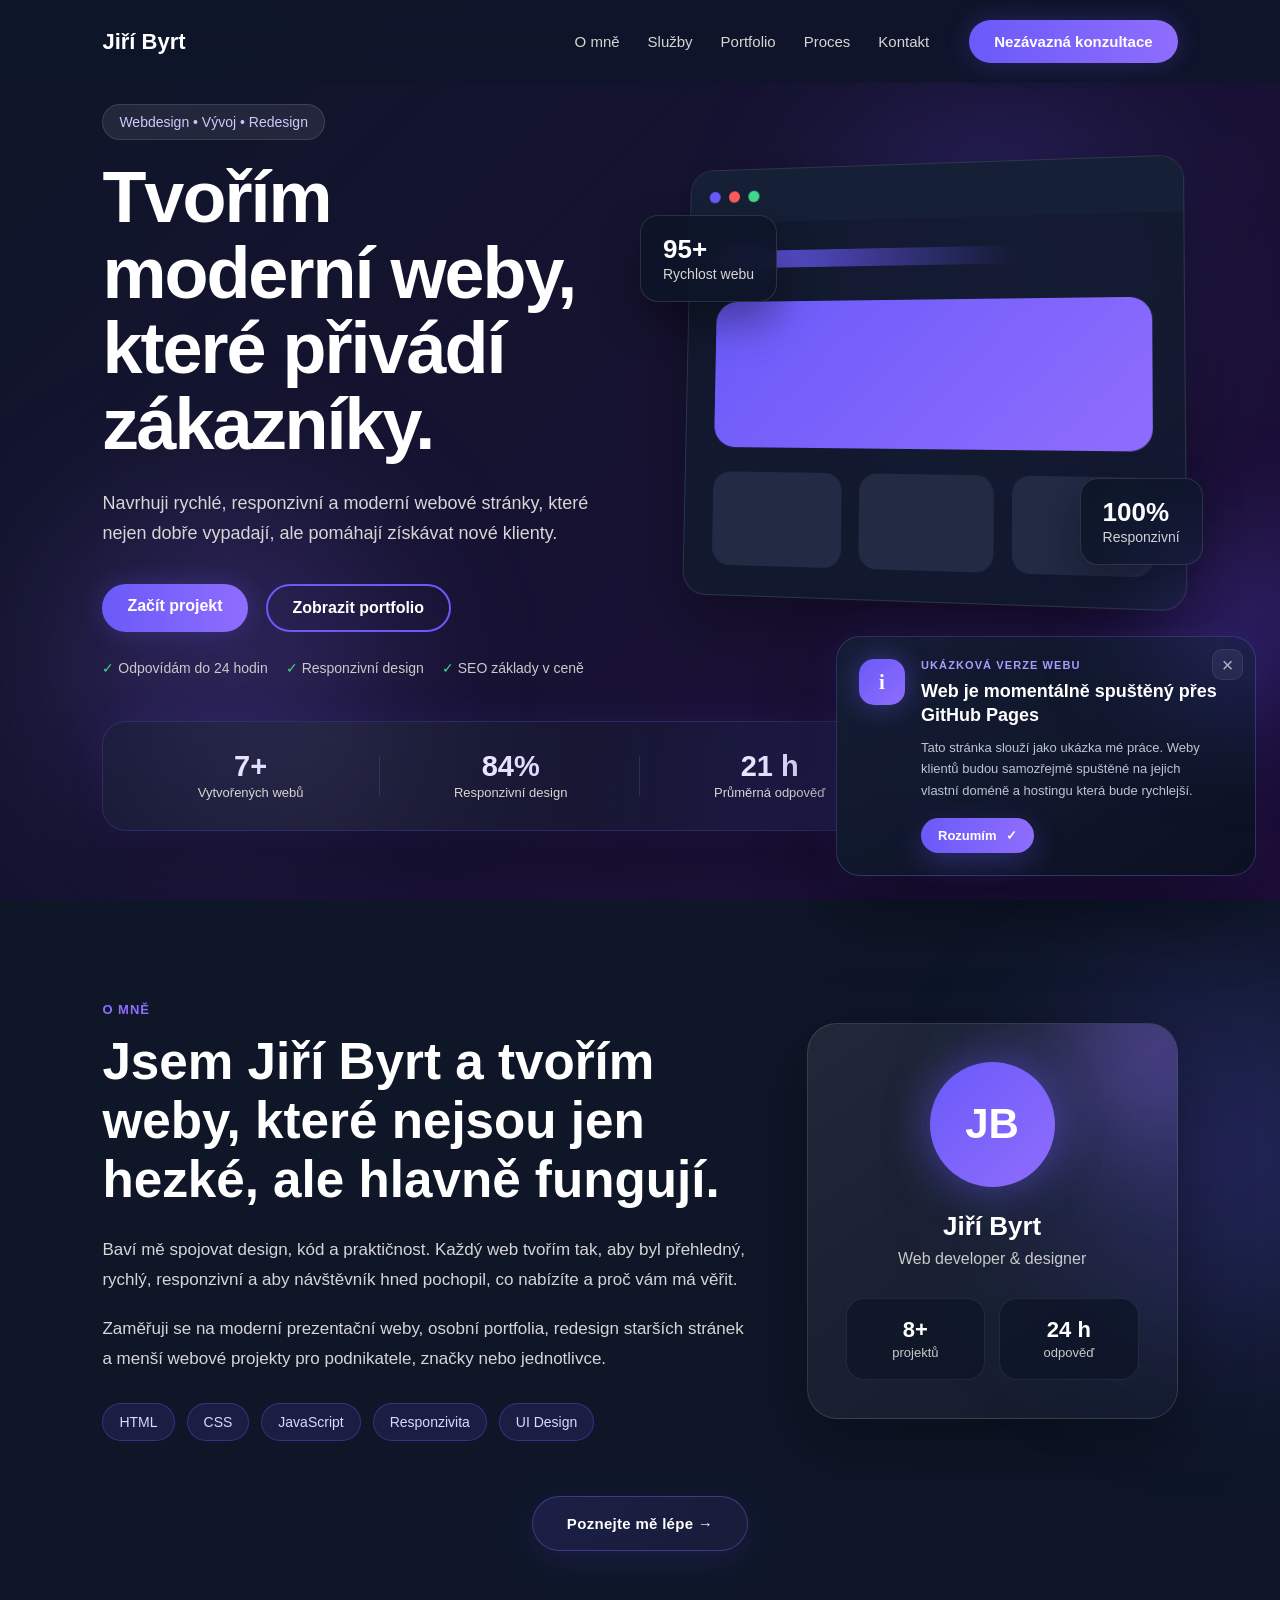
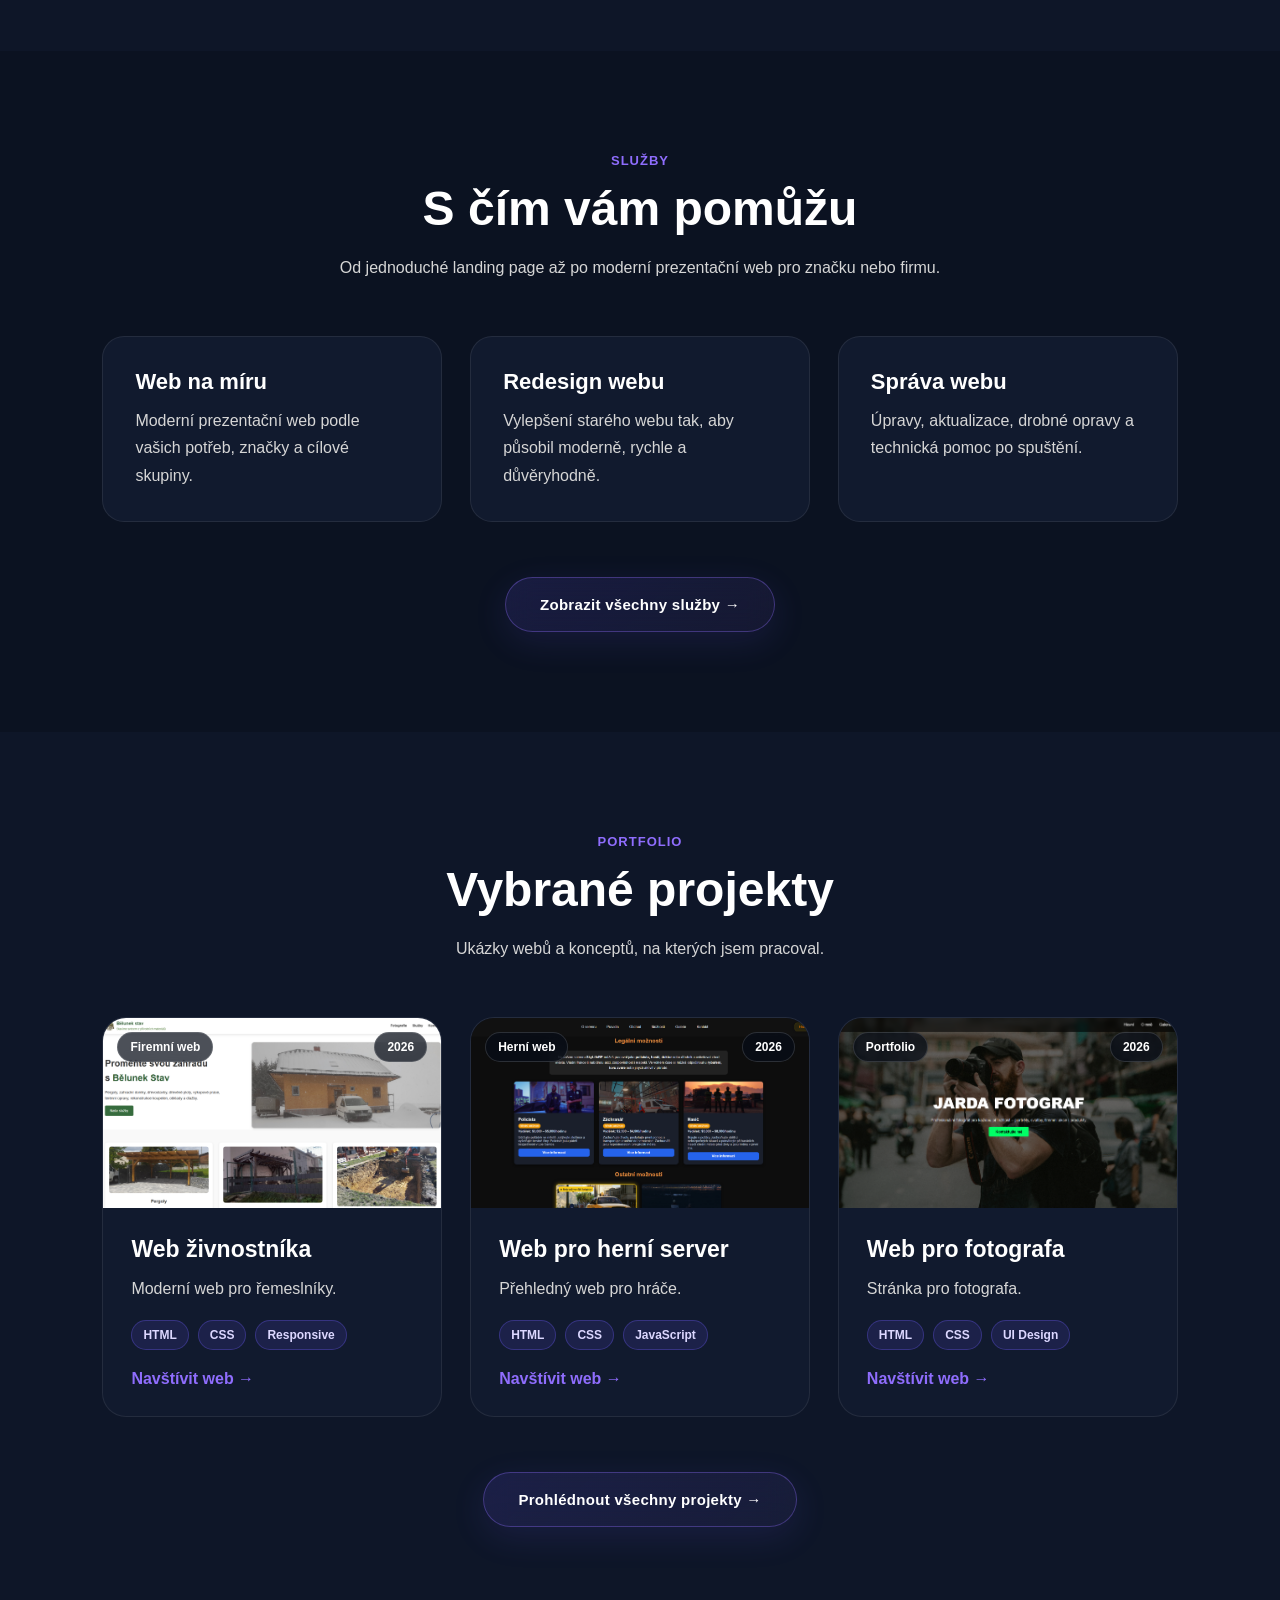
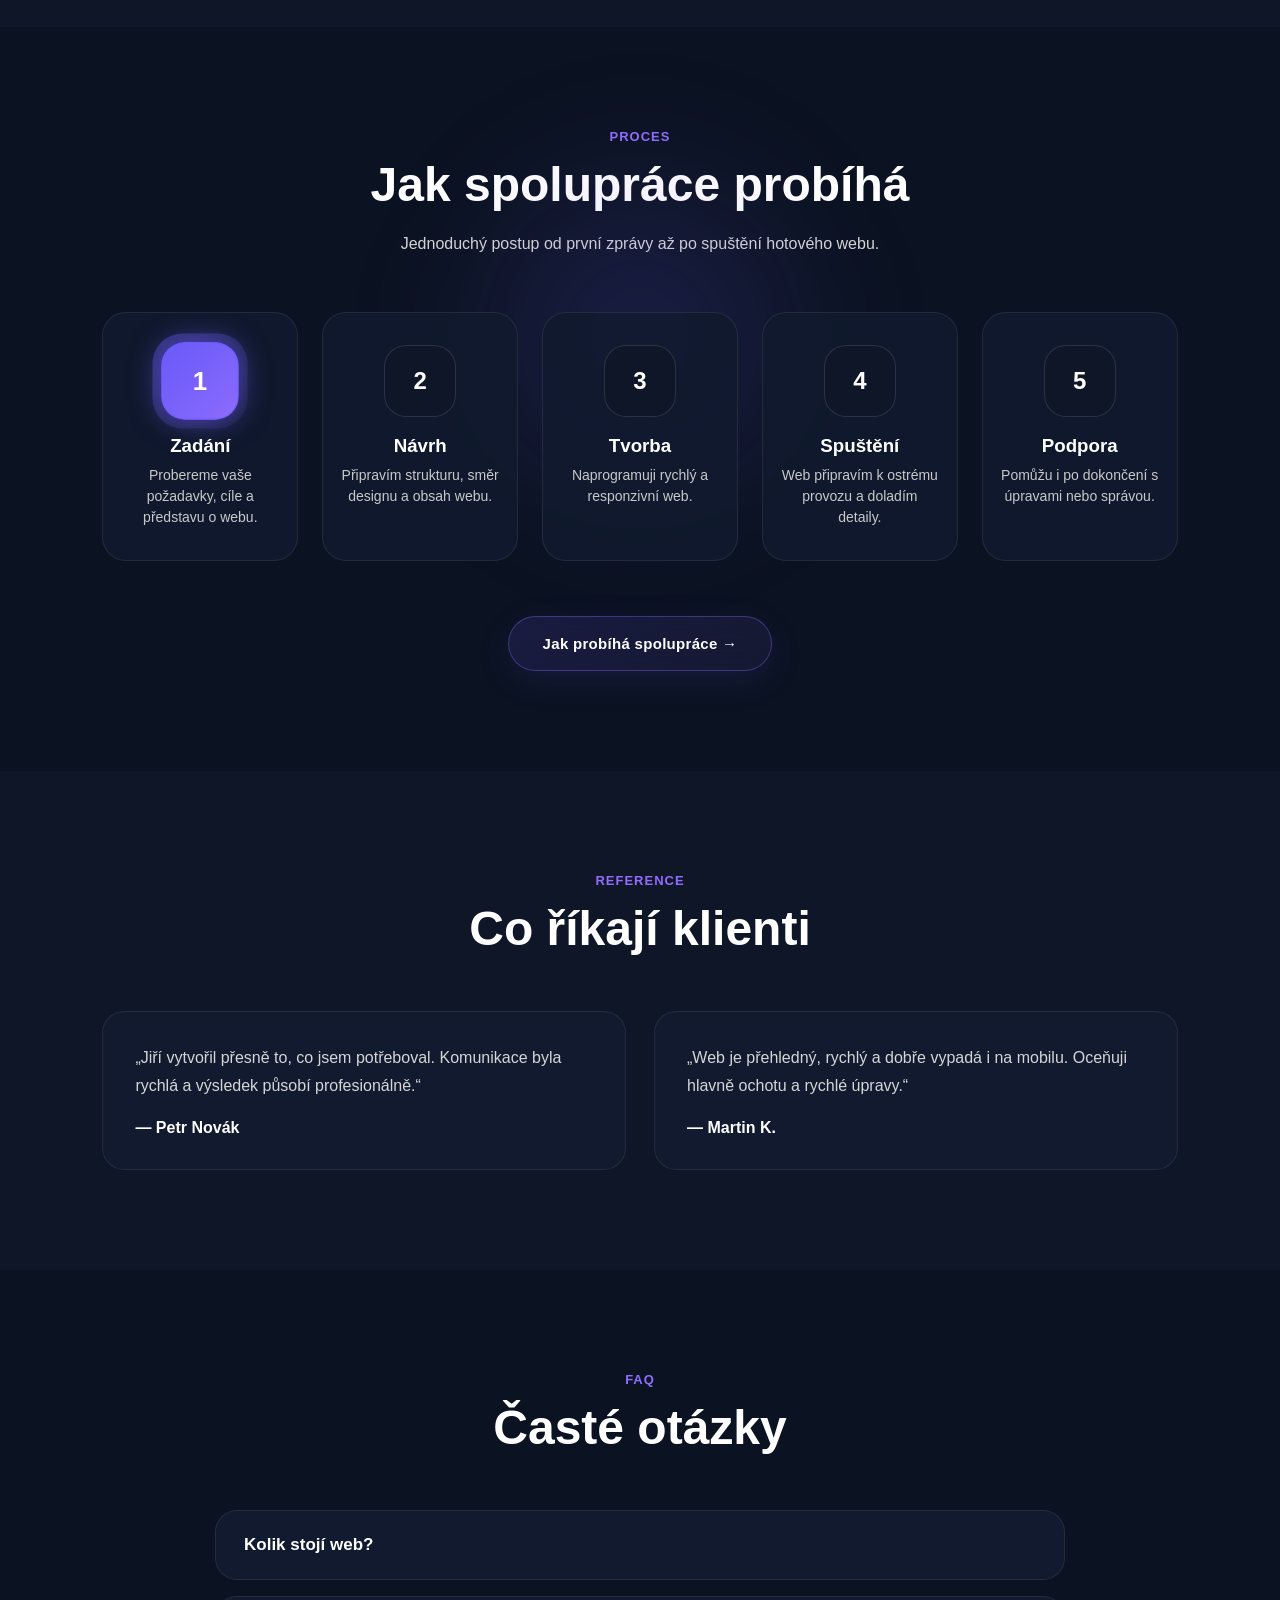
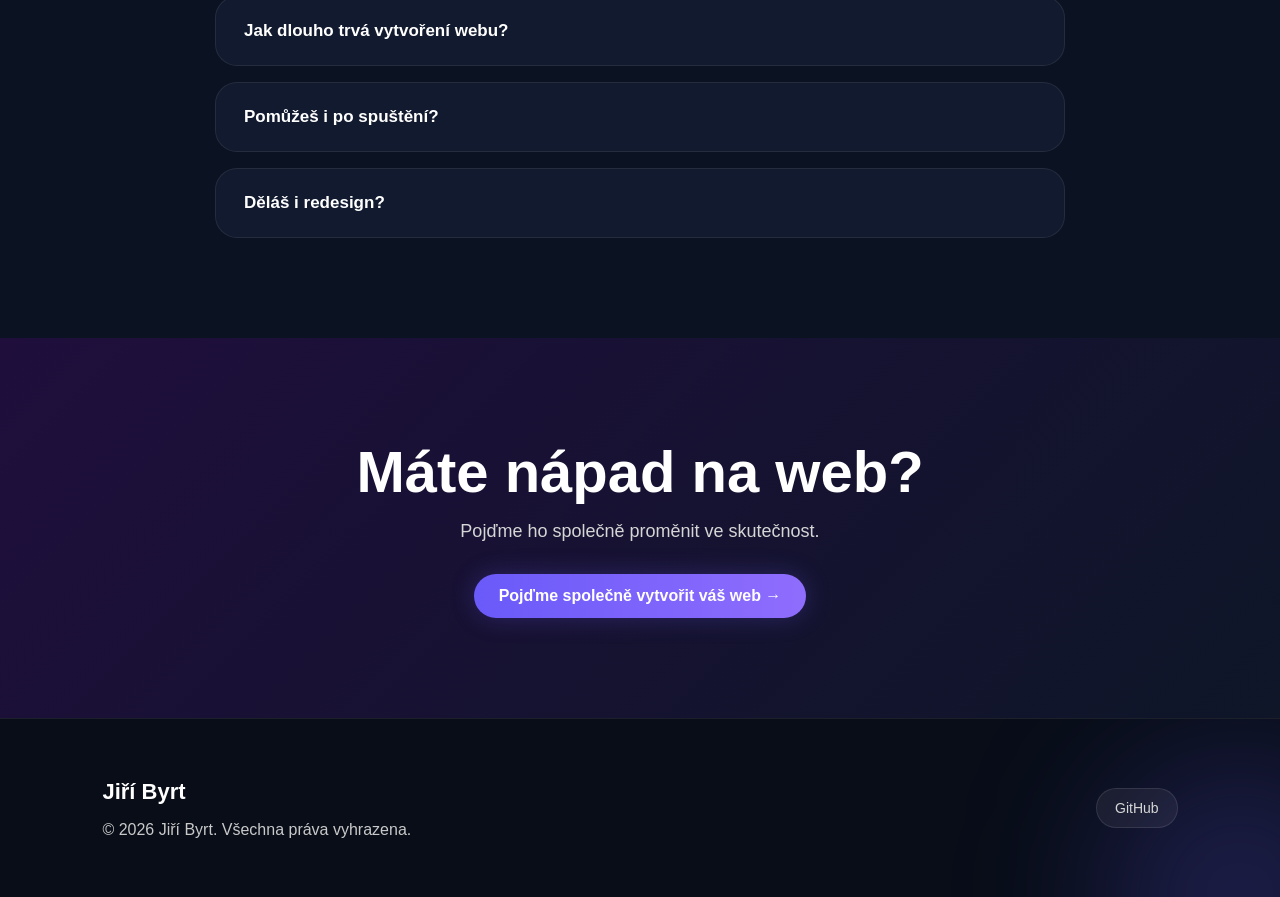
<file: index.html>
<!DOCTYPE html>
<html lang="cs">
<head>
    <meta charset="UTF-8">
    <meta name="viewport" content="width=device-width, initial-scale=1.0">
    <title>Jiří Byrt | Moderní weby na míru</title>
    <link rel="stylesheet" href="css/style.css">
</head>
<body>

<header class="navbar" id="navbar">
    <div class="logo">Jiří Byrt</div>

    <div class="hamburger" id="hamburger">
        <span></span>
        <span></span>
        <span></span>
    </div>

    <nav class="nav-menu" id="nav-menu">
        <ul>
            <li><a href="#about">O mně</a></li>
            <li><a href="#services">Služby</a></li>
            <li><a href="#portfolio">Portfolio</a></li>
            <li><a href="#process">Proces</a></li>
            <li><a href="#contact">Kontakt</a></li>
        </ul>

        <a class="cta-btn" href="#contact">Nezávazná konzultace</a>
    </nav>
</header>

<section class="hero-section">
    <div class="blob blob-one"></div>
    <div class="blob blob-two"></div>

    <div class="hero-content">
        <div class="hero-text reveal">
            <span class="badge">Webdesign • Vývoj • Redesign</span>

            <h1>Tvořím moderní weby, které přivádí zákazníky.</h1>

            <p>
                Navrhuji rychlé, responzivní a moderní webové stránky,
                které nejen dobře vypadají, ale pomáhají získávat nové klienty.
            </p>

            <div class="hero-buttons">
                <a class="btn-primary" href="#contact">Začít projekt</a>
                <a class="btn-secondary" href="portfolio.html">Zobrazit portfolio</a>
            </div>

            <div class="trust-line">
                <span>Odpovídám do 24 hodin</span>
                <span>Responzivní design</span>
                <span>SEO základy v ceně</span>
            </div>
        </div>

        <div class="hero-visual reveal">
            <div class="browser-mockup">
                <div class="browser-top">
                    <span></span>
                    <span></span>
                    <span></span>
                </div>

                <div class="mockup-content">
                    <div class="mockup-nav"></div>
                    <div class="mockup-hero"></div>
                    <div class="mockup-grid">
                        <div></div>
                        <div></div>
                        <div></div>
                    </div>
                </div>
            </div>

            <div class="floating-card card-one">
                <strong>95+</strong>
                <span>Rychlost webu</span>
            </div>

            <div class="floating-card card-two">
                <strong>100%</strong>
                <span>Responzivní</span>
            </div>
        </div>
    </div>
    <section class="stats-section reveal">
        <div class="stats-card">
            <div class="stat">
                <h2><span data-count="8">0</span>+</h2>
                <p>Vytvořených webů</p>
            </div>

            <div class="stat">
                <h2><span data-count="100">0</span>%</h2>
                <p>Responzivní design</p>
            </div>

            <div class="stat">
                <h2><span data-count="24">0</span> h</h2>
                <p>Průměrná odpověď</p>
            </div>

            <div class="stat">
                <h2><span data-count="3">0</span>+</h2>
                <p>Roky zkušeností</p>
            </div>
        </div>
    </section>
</section>

<section class="about-section reveal" id="about">
    <div class="about-container">
        <div class="about-text">
            <span>O mně</span>

            <h2>Jsem Jiří Byrt a tvořím weby, které nejsou jen hezké, ale hlavně fungují.</h2>

            <p>
                Baví mě spojovat design, kód a praktičnost. Každý web tvořím tak,
                aby byl přehledný, rychlý, responzivní a aby návštěvník hned pochopil,
                co nabízíte a proč vám má věřit.
            </p>

            <p>
                Zaměřuji se na moderní prezentační weby, osobní portfolia,
                redesign starších stránek a menší webové projekty pro podnikatele,
                značky nebo jednotlivce.
            </p>

            <div class="about-tags">
                <span>HTML</span>
                <span>CSS</span>
                <span>JavaScript</span>
                <span>Responzivita</span>
                <span>UI Design</span>
            </div>
        </div>

        <div class="about-card">
            <div class="about-avatar">JB</div>
            <h3>Jiří Byrt</h3>
            <p>Web developer & designer</p>

            <div class="about-mini-stats">
                <div>
                    <strong>8+</strong>
                    <span>projektů</span>
                </div>

                <div>
                    <strong>24 h</strong>
                    <span>odpověď</span>
                </div>
            </div>
        </div>
    </div>
    <div class="section-action">
    <a href="about.html" class="section-btn">
        Poznejte mě lépe
        →
    </a>
</div>
</section>

<section class="services-section reveal" id="services">
    <div class="section-heading">
        <span>Služby</span>
        <h2>S čím vám pomůžu</h2>
        <p>Od jednoduché landing page až po moderní prezentační web pro značku nebo firmu.</p>
    </div>

    <div class="service-grid">
        <div class="service-card">
            <h3>Web na míru</h3>
            <p>Moderní prezentační web podle vašich potřeb, značky a cílové skupiny.</p>
        </div>

        <div class="service-card">
            <h3>Redesign webu</h3>
            <p>Vylepšení starého webu tak, aby působil moderně, rychle a důvěryhodně.</p>
        </div>

        <div class="service-card">
            <h3>Správa webu</h3>
            <p>Úpravy, aktualizace, drobné opravy a technická pomoc po spuštění.</p>
        </div>
    </div>
    <div class="section-action">
    <a href="services.html" class="section-btn">
        Zobrazit všechny služby
        →
    </a>
</div>
</section>

<section class="portfolio-section reveal" id="portfolio">
    <div class="section-heading">
        <span>Portfolio</span>
        <h2>Vybrané projekty</h2>
        <p>Ukázky webů a konceptů, na kterých jsem pracoval.</p>
    </div>

<div class="portfolio-grid">

    <div class="portfolio-card">
        <div class="portfolio-img">
            <img src="img/belunek.png" alt="Web Beluněk Stav">

            <div class="portfolio-overlay">
                <a
                    href="https://jiribyrt.github.io/belunek-stav/"
                    target="_blank"
                    rel="noopener noreferrer"
                >   
                    Prohlédnout web
                </a>            
            </div>

            <span class="project-category">Firemní web</span>
            <span class="project-year">2026</span>
        </div>

        <div class="portfolio-info">
            <h3>Web živnostníka</h3>
            <p>Moderní web pro řemeslníky.</p>

            <div class="project-tags">
                <span>HTML</span>
                <span>CSS</span>
                <span>Responsive</span>
            </div>

                <a
                    href="https://jiribyrt.github.io/belunek-stav/"
                    target="_blank"
                    rel="noopener noreferrer"
                >   
                    Navštívit web →
                </a>   
        </div>
    </div>

    <div class="portfolio-card">
        <div class="portfolio-img">
            <img src="img/skylife.png" alt="Web pro herní server">

            <div class="portfolio-overlay">
                <a
                    href="https://jiribyrt.github.io/skylife/"
                    target="_blank"
                    rel="noopener noreferrer"
                >   
                    Prohlédnout web
                </a>              
            </div>

            <span class="project-category">Herní web</span>
            <span class="project-year">2026</span>
        </div>

        <div class="portfolio-info">
            <h3>Web pro herní server</h3>
            <p>Přehledný web pro hráče.</p>

            <div class="project-tags">
                <span>HTML</span>
                <span>CSS</span>
                <span>JavaScript</span>
            </div>

                <a
                    href="https://jiribyrt.github.io/skylife/"
                    target="_blank"
                    rel="noopener noreferrer"
                >   
                    Navštívit web →
                </a> 
        </div>
    </div>

    <div class="portfolio-card">
        <div class="portfolio-img">
            <img src="img/jarda.png" alt="Web pro fotografa">

            <div class="portfolio-overlay">
                <a href="#">Prohlédnout web</a>
            </div>

            <span class="project-category">Portfolio</span>
            <span class="project-year">2026</span>
        </div>

        <div class="portfolio-info">
            <h3>Web pro fotografa</h3>
            <p>Stránka pro fotografa.</p>

            <div class="project-tags">
                <span>HTML</span>
                <span>CSS</span>
                <span>UI Design</span>
            </div>

            <a href="#">Navštívit web →</a>
        </div>
    </div>

</div>
<div class="section-action">
    <a href="portfolio.html" class="section-btn">
        Prohlédnout všechny projekty
        →
    </a>
</div>
</section>

<section class="process-section reveal" id="process">
    <div class="section-heading">
        <span>Proces</span>
        <h2>Jak spolupráce probíhá</h2>
        <p>Jednoduchý postup od první zprávy až po spuštění hotového webu.</p>
    </div>

    <div class="steps">
        <div class="step" data-step="1">
            <div class="circle"><span>1</span></div>
            <h3>Zadání</h3>
            <p>Probereme vaše požadavky, cíle a představu o webu.</p>
        </div>

        <div class="step" data-step="2">
            <div class="circle"><span>2</span></div>
            <h3>Návrh</h3>
            <p>Připravím strukturu, směr designu a obsah webu.</p>
        </div>

        <div class="step" data-step="3">
            <div class="circle"><span>3</span></div>
            <h3>Tvorba</h3>
            <p>Naprogramuji rychlý a responzivní web.</p>
        </div>

        <div class="step" data-step="4">
            <div class="circle"><span>4</span></div>
            <h3>Spuštění</h3>
            <p>Web připravím k ostrému provozu a doladím detaily.</p>
        </div>

        <div class="step" data-step="5">
            <div class="circle"><span>5</span></div>
            <h3>Podpora</h3>
            <p>Pomůžu i po dokončení s úpravami nebo správou.</p>
        </div>
    </div>
    <div class="section-action">
    <a href="process.html" class="section-btn">
        Jak probíhá spolupráce
        →
    </a>
</div>
</section>

<section class="testimonials-section reveal">
    <div class="section-heading">
        <span>Reference</span>
        <h2>Co říkají klienti</h2>
    </div>

    <div class="testimonial-grid">
        <div class="testimonial-card">
            <p>„Jiří vytvořil přesně to, co jsem potřeboval. Komunikace byla rychlá a výsledek působí profesionálně.“</p>
            <strong>— Petr Novák</strong>
        </div>

        <div class="testimonial-card">
            <p>„Web je přehledný, rychlý a dobře vypadá i na mobilu. Oceňuji hlavně ochotu a rychlé úpravy.“</p>
            <strong>— Martin K.</strong>
        </div>
    </div>
</section>

<section class="faq-section reveal">
    <div class="section-heading">
        <span>FAQ</span>
        <h2>Časté otázky</h2>
    </div>

    <div class="faq">
        <div class="faq-item">
            <button>Kolik stojí web?</button>
            <p>Cena záleží na rozsahu projektu. Menší web může být levnější, větší web s více sekcemi bude dražší.</p>
        </div>

        <div class="faq-item">
            <button>Jak dlouho trvá vytvoření webu?</button>
            <p>Jednodušší web může být hotový během pár dní. Větší projekt obvykle zabere více času podle požadavků.</p>
        </div>

        <div class="faq-item">
            <button>Pomůžeš i po spuštění?</button>
            <p>Ano. Můžu pomoct s úpravami, opravami, správou webu nebo dalším rozvojem.</p>
        </div>

        <div class="faq-item">
            <button>Děláš i redesign?</button>
            <p>Ano. Starý web můžu upravit tak, aby působil moderněji, rychleji a důvěryhodněji.</p>
        </div>
    </div>
</section>

<section class="final-cta reveal" id="contact">
    <h2>Máte nápad na web?</h2>
    <p>Pojďme ho společně proměnit ve skutečnost.</p>
    <a href="contact.html" class="btn-primary">Pojďme společně vytvořit váš web →</a>
</section>

<footer class="footer">
    <p>© 2026 Jiří Byrt. Všechna práva vyhrazena.</p>

    <div class="socials">
        <a href="https://github.com/jiribyrt">GitHub</a>
    </div>
</footer>
<!-- OZNÁMENÍ O UKÁZKOVÉM HOSTINGU -->
<div class="hosting-notice" id="hostingNotice" role="dialog" aria-labelledby="hostingNoticeTitle">
    <button
        class="hosting-notice-close"
        id="hostingNoticeClose"
        type="button"
        aria-label="Zavřít oznámení"
    >
        ×
    </button>

    <div class="hosting-notice-icon">
        <span>i</span>
    </div>

    <div class="hosting-notice-content">
        <span class="hosting-notice-label">Ukázková verze webu</span>

        <h2 id="hostingNoticeTitle">
            Web je momentálně spuštěný přes GitHub Pages
        </h2>

        <p>
            Tato stránka slouží jako ukázka mé práce. Weby klientů budou
            samozřejmě spuštěné na jejich vlastní doméně a hostingu která bude rychlejší.
        </p>

        <button class="hosting-notice-button" id="hostingNoticeButton" type="button">
            Rozumím
            <span>✓</span>
        </button>
    </div>
</div>
<script src="script.js"></script>
</body>
</html>
</file>
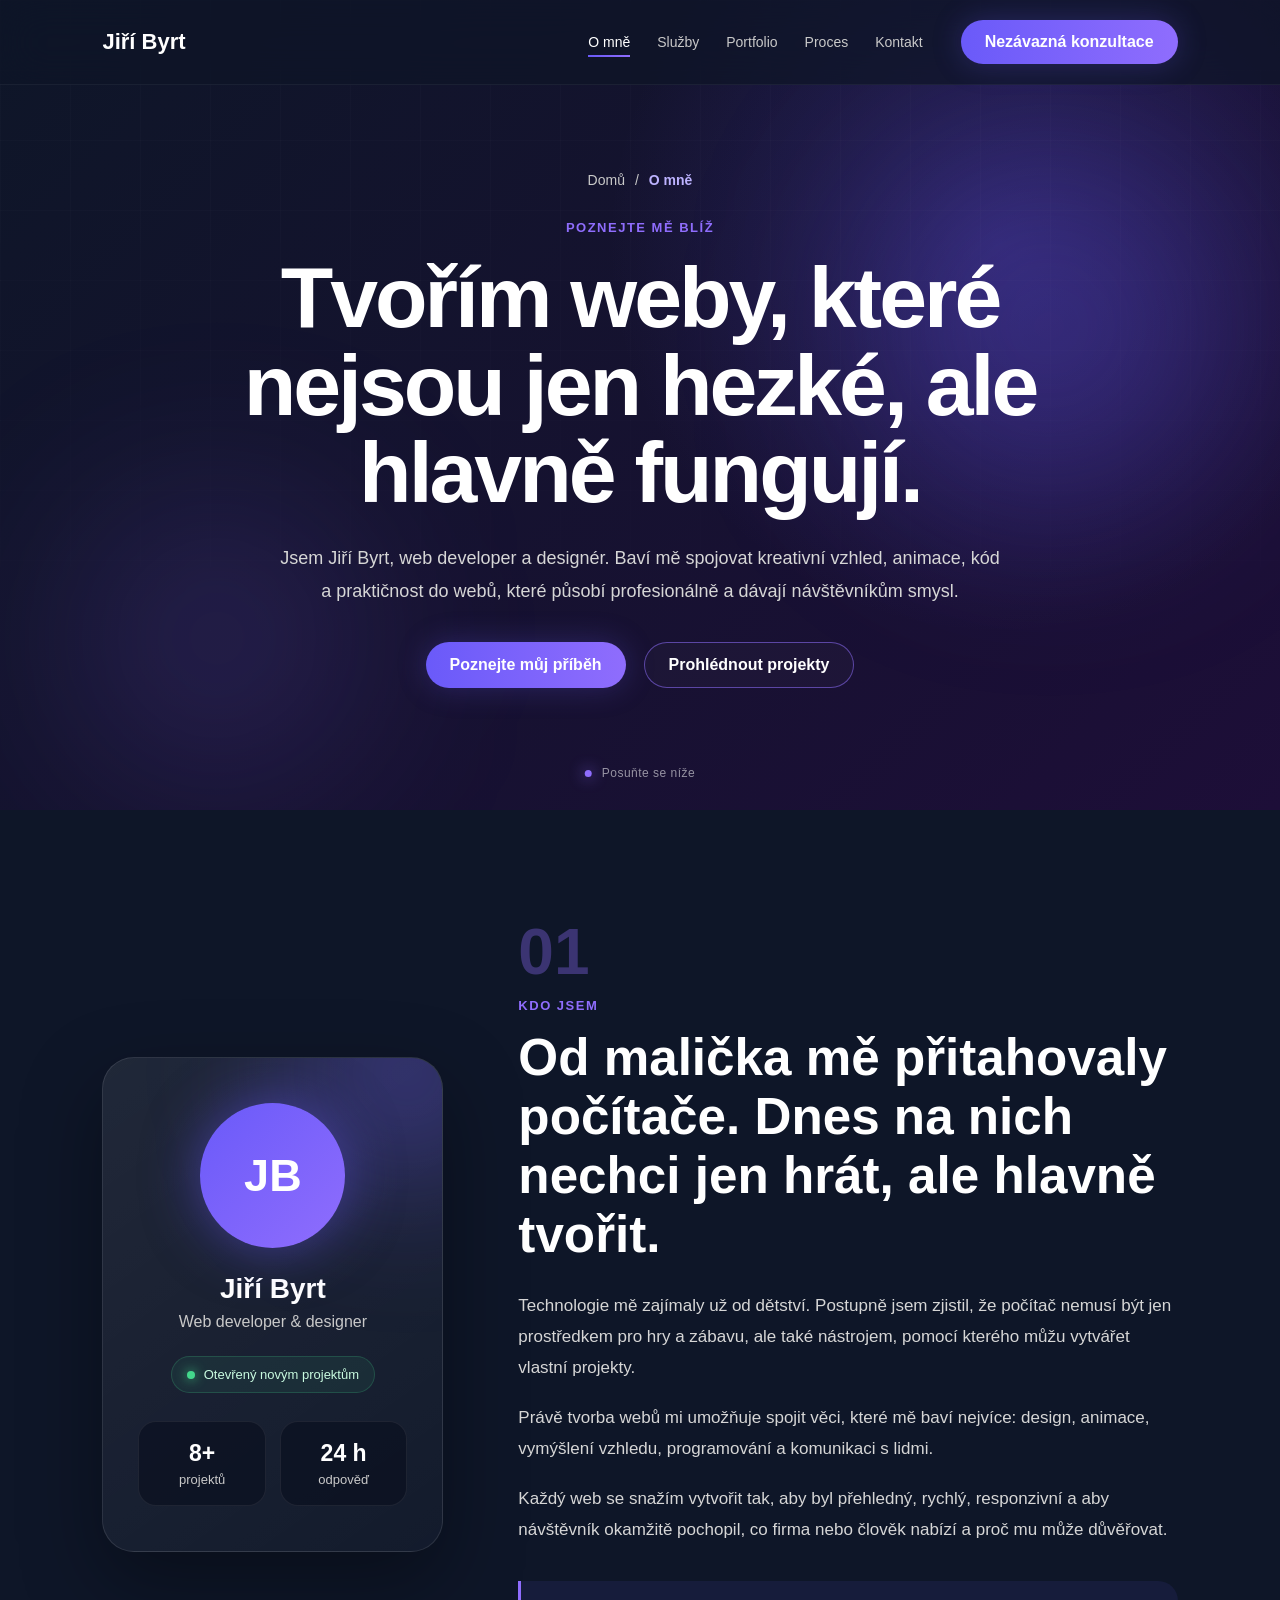
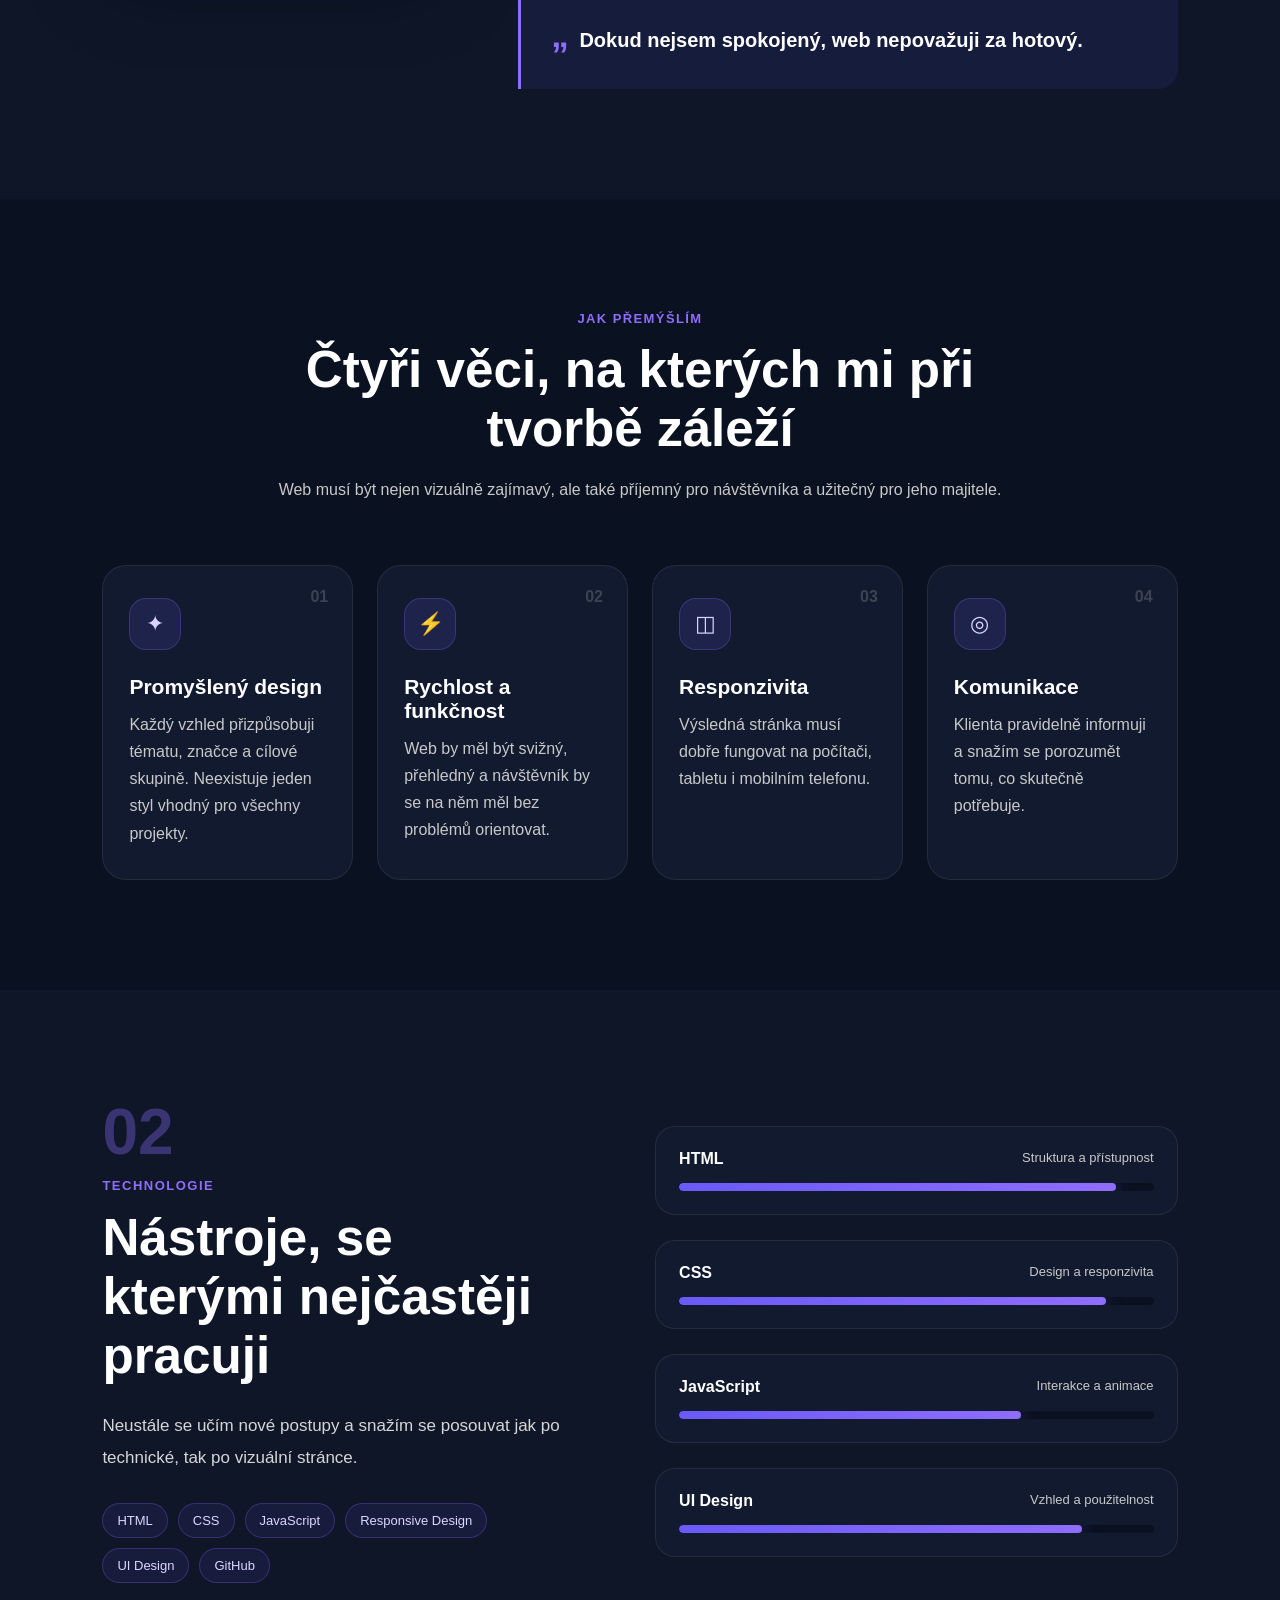
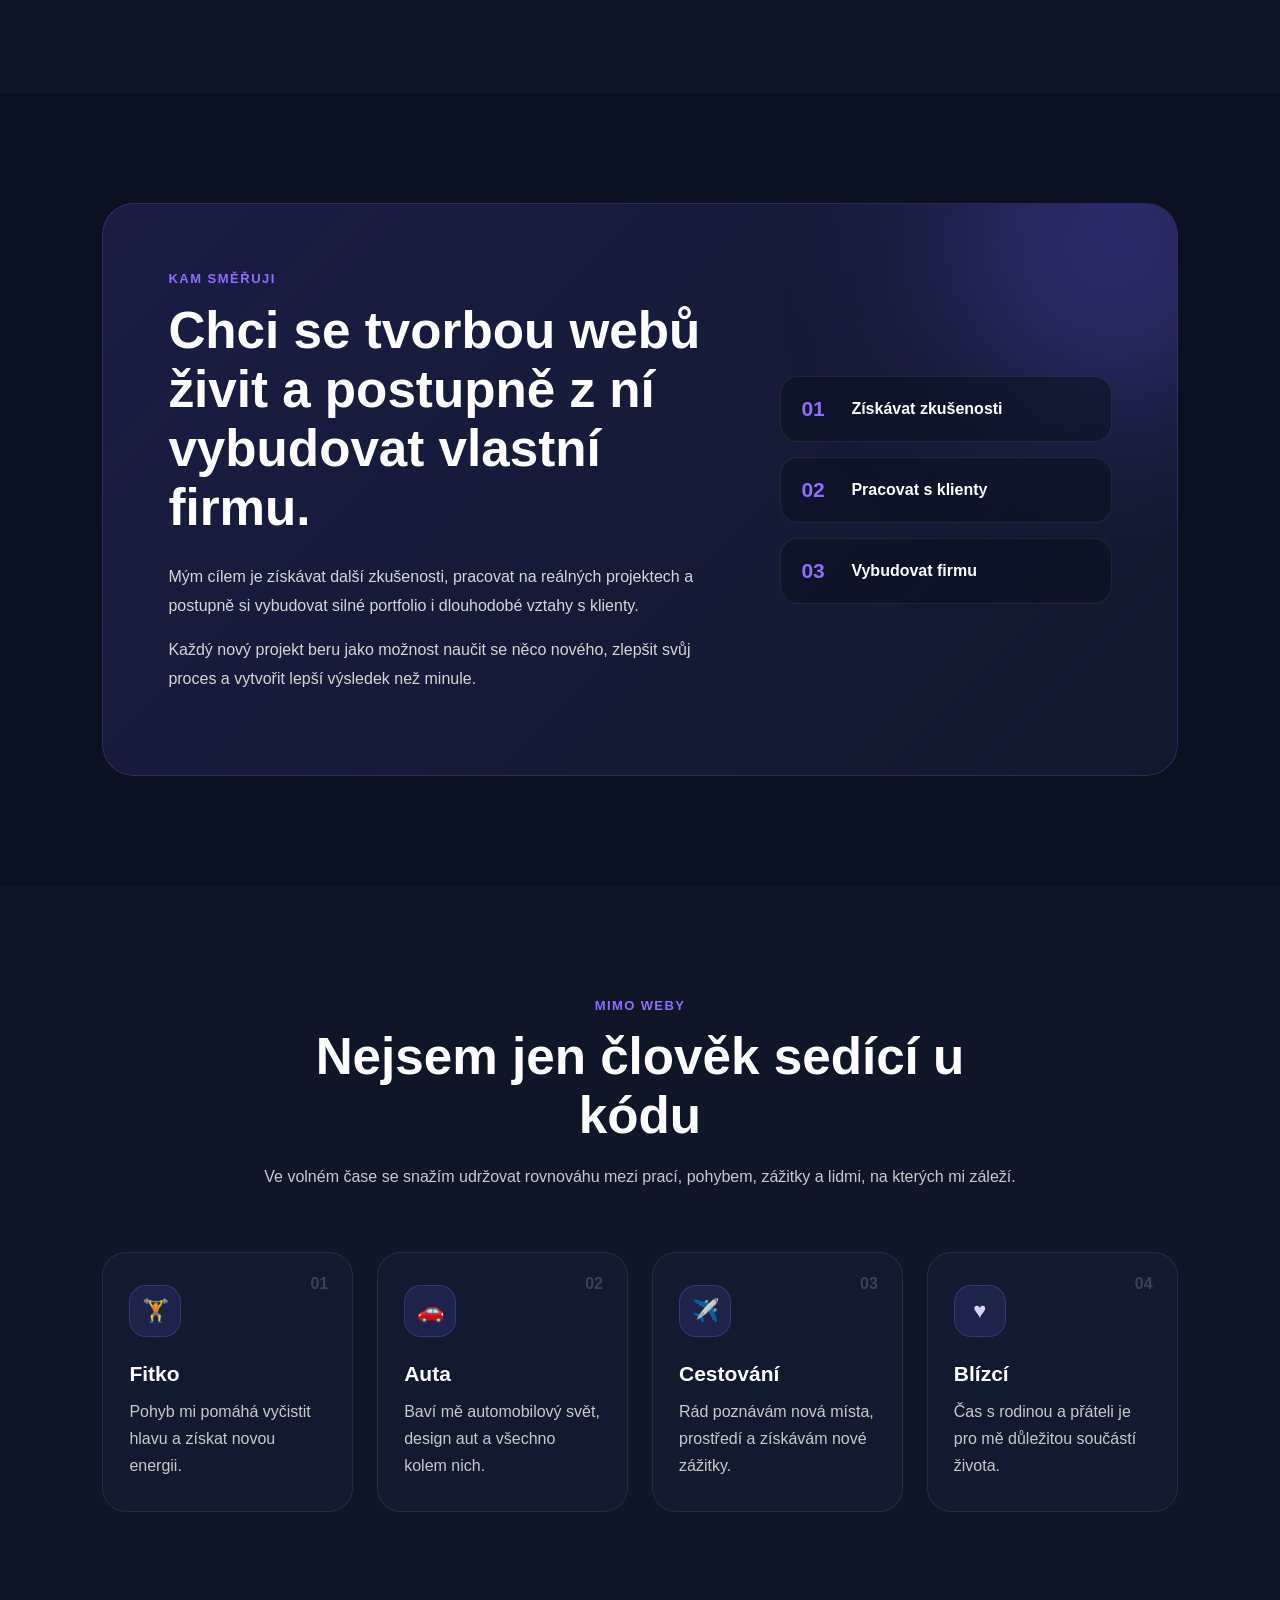
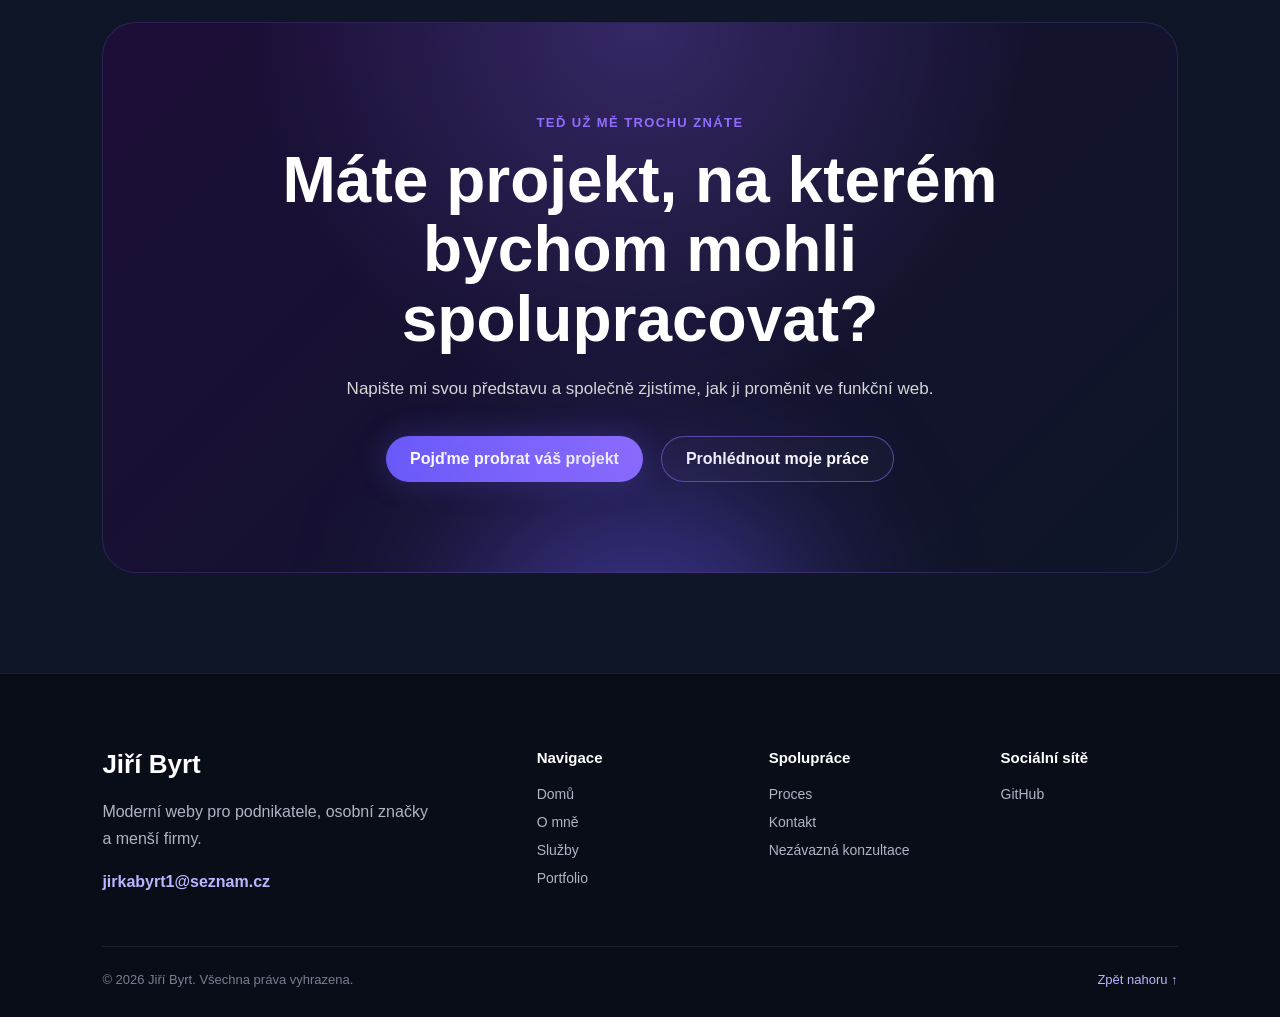
<file: about.html>
<!DOCTYPE html>
<html lang="cs">
<head>
    <meta charset="UTF-8">
    <meta name="viewport" content="width=device-width, initial-scale=1.0">

    <meta
        name="description"
        content="Poznejte Jiřího Byrta, web developera a designéra zaměřeného na moderní, responzivní a funkční webové stránky."
    >

    <title>O mně | Jiří Byrt</title>

    <link rel="stylesheet" href="css/components.css">
    <link rel="stylesheet" href="css/animations.css">
    <link rel="stylesheet" href="css/pages.css">
</head>

<body>

<header class="navbar" id="navbar">
    <a href="index.html" class="logo">
        Jiří Byrt
    </a>

    <button
        class="hamburger"
        id="hamburger"
        aria-label="Otevřít navigaci"
        aria-expanded="false"
    >
        <span></span>
        <span></span>
        <span></span>
    </button>

    <nav class="nav-menu" id="nav-menu">
        <ul>
            <li><a href="omne.html" class="active-link">O mně</a></li>
            <li><a href="services.html">Služby</a></li>
            <li><a href="portfolio.html">Portfolio</a></li>
            <li><a href="process.html">Proces</a></li>
            <li><a href="contact.html">Kontakt</a></li>
        </ul>

        <a class="cta-btn" href="contact.html">
            Nezávazná konzultace
        </a>
    </nav>
</header>

<main>

    <!-- HERO PODSTRÁNKY -->
    <section class="page-hero about-page-hero">
        <div class="page-blob page-blob-one"></div>
        <div class="page-blob page-blob-two"></div>

        <div class="page-hero-content reveal">
            <div class="breadcrumb">
                <a href="index.html">Domů</a>
                <span>/</span>
                <strong>O mně</strong>
            </div>

            <span class="page-label">Poznejte mě blíž</span>

            <h1>
                Tvořím weby, které nejsou jen hezké,
                ale hlavně fungují.
            </h1>

            <p>
                Jsem Jiří Byrt, web developer a designér. Baví mě spojovat
                kreativní vzhled, animace, kód a praktičnost do webů,
                které působí profesionálně a dávají návštěvníkům smysl.
            </p>

            <div class="page-hero-actions">
                <a href="#my-story" class="btn-primary">
                    Poznejte můj příběh
                </a>

                <a href="portfolio.html" class="btn-secondary">
                    Prohlédnout projekty
                </a>
            </div>
        </div>

        <div class="scroll-indicator">
            <span></span>
            Posuňte se níže
        </div>
    </section>

    <!-- ÚVOD O MNĚ -->
    <section class="about-intro page-section reveal" id="my-story">
        <div class="about-intro-grid">

            <div class="about-profile-card">
                <div class="profile-glow"></div>

                <div class="profile-avatar">
                    JB
                </div>

                <h2>Jiří Byrt</h2>
                <p class="profile-role">Web developer & designer</p>

                <div class="profile-status">
                    <span class="status-dot"></span>
                    Otevřený novým projektům
                </div>

                <div class="profile-mini-grid">
                    <div>
                        <strong>8+</strong>
                        <span>projektů</span>
                    </div>

                    <div>
                        <strong>24 h</strong>
                        <span>odpověď</span>
                    </div>
                </div>
            </div>

            <div class="about-story">
                <span class="section-number">01</span>
                <span class="section-label">Kdo jsem</span>

                <h2>
                    Od malička mě přitahovaly počítače. Dnes na nich nechci
                    jen hrát, ale hlavně tvořit.
                </h2>

                <p>
                    Technologie mě zajímaly už od dětství. Postupně jsem zjistil,
                    že počítač nemusí být jen prostředkem pro hry a zábavu,
                    ale také nástrojem, pomocí kterého můžu vytvářet vlastní projekty.
                </p>

                <p>
                    Právě tvorba webů mi umožňuje spojit věci, které mě baví nejvíce:
                    design, animace, vymýšlení vzhledu, programování a komunikaci
                    s lidmi.
                </p>

                <p>
                    Každý web se snažím vytvořit tak, aby byl přehledný, rychlý,
                    responzivní a aby návštěvník okamžitě pochopil, co firma nebo
                    člověk nabízí a proč mu může důvěřovat.
                </p>

                <blockquote class="about-quote">
                    <span>„</span>
                    Dokud nejsem spokojený, web nepovažuji za hotový.
                </blockquote>
            </div>

        </div>
    </section>

    <!-- PRINCIPY -->
    <section class="values-section page-section reveal">
        <div class="section-heading">
            <span>Jak přemýšlím</span>
            <h2>Čtyři věci, na kterých mi při tvorbě záleží</h2>
            <p>
                Web musí být nejen vizuálně zajímavý, ale také příjemný
                pro návštěvníka a užitečný pro jeho majitele.
            </p>
        </div>

        <div class="values-grid">

            <article class="value-card">
                <span class="value-number">01</span>
                <div class="value-icon">✦</div>
                <h3>Promyšlený design</h3>
                <p>
                    Každý vzhled přizpůsobuji tématu, značce a cílové skupině.
                    Neexistuje jeden styl vhodný pro všechny projekty.
                </p>
            </article>

            <article class="value-card">
                <span class="value-number">02</span>
                <div class="value-icon">⚡</div>
                <h3>Rychlost a funkčnost</h3>
                <p>
                    Web by měl být svižný, přehledný a návštěvník by se na něm
                    měl bez problémů orientovat.
                </p>
            </article>

            <article class="value-card">
                <span class="value-number">03</span>
                <div class="value-icon">◫</div>
                <h3>Responzivita</h3>
                <p>
                    Výsledná stránka musí dobře fungovat na počítači,
                    tabletu i mobilním telefonu.
                </p>
            </article>

            <article class="value-card">
                <span class="value-number">04</span>
                <div class="value-icon">◎</div>
                <h3>Komunikace</h3>
                <p>
                    Klienta pravidelně informuji a snažím se porozumět tomu,
                    co skutečně potřebuje.
                </p>
            </article>

        </div>
    </section>

    <!-- TECHNOLOGIE -->
    <section class="skills-section page-section reveal">
        <div class="skills-layout">

            <div class="skills-text">
                <span class="section-number">02</span>
                <span class="section-label">Technologie</span>

                <h2>Nástroje, se kterými nejčastěji pracuji</h2>

                <p>
                    Neustále se učím nové postupy a snažím se posouvat
                    jak po technické, tak po vizuální stránce.
                </p>

                <div class="technology-tags">
                    <span>HTML</span>
                    <span>CSS</span>
                    <span>JavaScript</span>
                    <span>Responsive Design</span>
                    <span>UI Design</span>
                    <span>GitHub</span>
                </div>
            </div>

            <div class="skills-list">

                <div class="skill-item">
                    <div class="skill-heading">
                        <span>HTML</span>
                        <span>Struktura a přístupnost</span>
                    </div>
                    <div class="skill-progress">
                        <span style="--skill-width: 92%;"></span>
                    </div>
                </div>

                <div class="skill-item">
                    <div class="skill-heading">
                        <span>CSS</span>
                        <span>Design a responzivita</span>
                    </div>
                    <div class="skill-progress">
                        <span style="--skill-width: 90%;"></span>
                    </div>
                </div>

                <div class="skill-item">
                    <div class="skill-heading">
                        <span>JavaScript</span>
                        <span>Interakce a animace</span>
                    </div>
                    <div class="skill-progress">
                        <span style="--skill-width: 72%;"></span>
                    </div>
                </div>

                <div class="skill-item">
                    <div class="skill-heading">
                        <span>UI Design</span>
                        <span>Vzhled a použitelnost</span>
                    </div>
                    <div class="skill-progress">
                        <span style="--skill-width: 85%;"></span>
                    </div>
                </div>

            </div>

        </div>
    </section>

    <!-- CÍLE -->
    <section class="future-section page-section reveal">
        <div class="future-card">
            <div class="future-glow"></div>

            <div class="future-content">
                <span class="section-label">Kam směřuji</span>

                <h2>
                    Chci se tvorbou webů živit a postupně z ní vybudovat vlastní firmu.
                </h2>

                <p>
                    Mým cílem je získávat další zkušenosti, pracovat na reálných
                    projektech a postupně si vybudovat silné portfolio i dlouhodobé
                    vztahy s klienty.
                </p>

                <p>
                    Každý nový projekt beru jako možnost naučit se něco nového,
                    zlepšit svůj proces a vytvořit lepší výsledek než minule.
                </p>
            </div>

            <div class="future-numbers">
                <div>
                    <strong>01</strong>
                    <span>Získávat zkušenosti</span>
                </div>

                <div>
                    <strong>02</strong>
                    <span>Pracovat s klienty</span>
                </div>

                <div>
                    <strong>03</strong>
                    <span>Vybudovat firmu</span>
                </div>
            </div>
        </div>
    </section>

    <!-- OSOBNÍ ČÁST -->
    <section class="personal-section page-section reveal">
        <div class="section-heading">
            <span>Mimo weby</span>
            <h2>Nejsem jen člověk sedící u kódu</h2>
            <p>
                Ve volném čase se snažím udržovat rovnováhu mezi prací,
                pohybem, zážitky a lidmi, na kterých mi záleží.
            </p>
        </div>

        <div class="personal-grid">

            <article class="personal-card">
                <span>01</span>
                <div class="personal-icon">🏋️</div>
                <h3>Fitko</h3>
                <p>
                    Pohyb mi pomáhá vyčistit hlavu a získat novou energii.
                </p>
            </article>

            <article class="personal-card">
                <span>02</span>
                <div class="personal-icon">🚗</div>
                <h3>Auta</h3>
                <p>
                    Baví mě automobilový svět, design aut a všechno kolem nich.
                </p>
            </article>

            <article class="personal-card">
                <span>03</span>
                <div class="personal-icon">✈️</div>
                <h3>Cestování</h3>
                <p>
                    Rád poznávám nová místa, prostředí a získávám nové zážitky.
                </p>
            </article>

            <article class="personal-card">
                <span>04</span>
                <div class="personal-icon">♥</div>
                <h3>Blízcí</h3>
                <p>
                    Čas s rodinou a přáteli je pro mě důležitou součástí života.
                </p>
            </article>

        </div>
    </section>

    <!-- CTA -->
    <section class="page-final-cta reveal">
        <div class="cta-glow"></div>

        <span>Teď už mě trochu znáte</span>

        <h2>Máte projekt, na kterém bychom mohli spolupracovat?</h2>

        <p>
            Napište mi svou představu a společně zjistíme,
            jak ji proměnit ve funkční web.
        </p>

        <div class="page-cta-buttons">
            <a href="contact.html" class="btn-primary">
                Pojďme probrat váš projekt
            </a>

            <a href="portfolio.html" class="btn-secondary">
                Prohlédnout moje práce
            </a>
        </div>
    </section>

</main>

<footer class="page-footer">
    <div class="footer-top">

        <div class="footer-brand">
            <a href="index.html" class="footer-logo">Jiří Byrt</a>

            <p>
                Moderní weby pro podnikatele, osobní značky
                a menší firmy.
            </p>

            <a href="mailto:jirkabyrt1@seznam.cz" class="footer-email">
                jirkabyrt1@seznam.cz
            </a>
        </div>

        <div class="footer-column">
            <h3>Navigace</h3>
            <a href="index.html">Domů</a>
            <a href="about.html">O mně</a>
            <a href="services.html">Služby</a>
            <a href="portfolio.html">Portfolio</a>
        </div>

        <div class="footer-column">
            <h3>Spolupráce</h3>
            <a href="process.html">Proces</a>
            <a href="contact.html">Kontakt</a>
            <a href="contact.html">Nezávazná konzultace</a>
        </div>

        <div class="footer-column">
            <h3>Sociální sítě</h3>
            <a href="https://github.com/jiribyrt" target="_blank" rel="noopener">GitHub</a>

        </div>

    </div>

    <div class="footer-bottom">
        <p>© 2026 Jiří Byrt. Všechna práva vyhrazena.</p>

        <a href="#top">Zpět nahoru ↑</a>
    </div>
</footer>

<script src="js/main.js"></script>
</body>
</html>
</file>
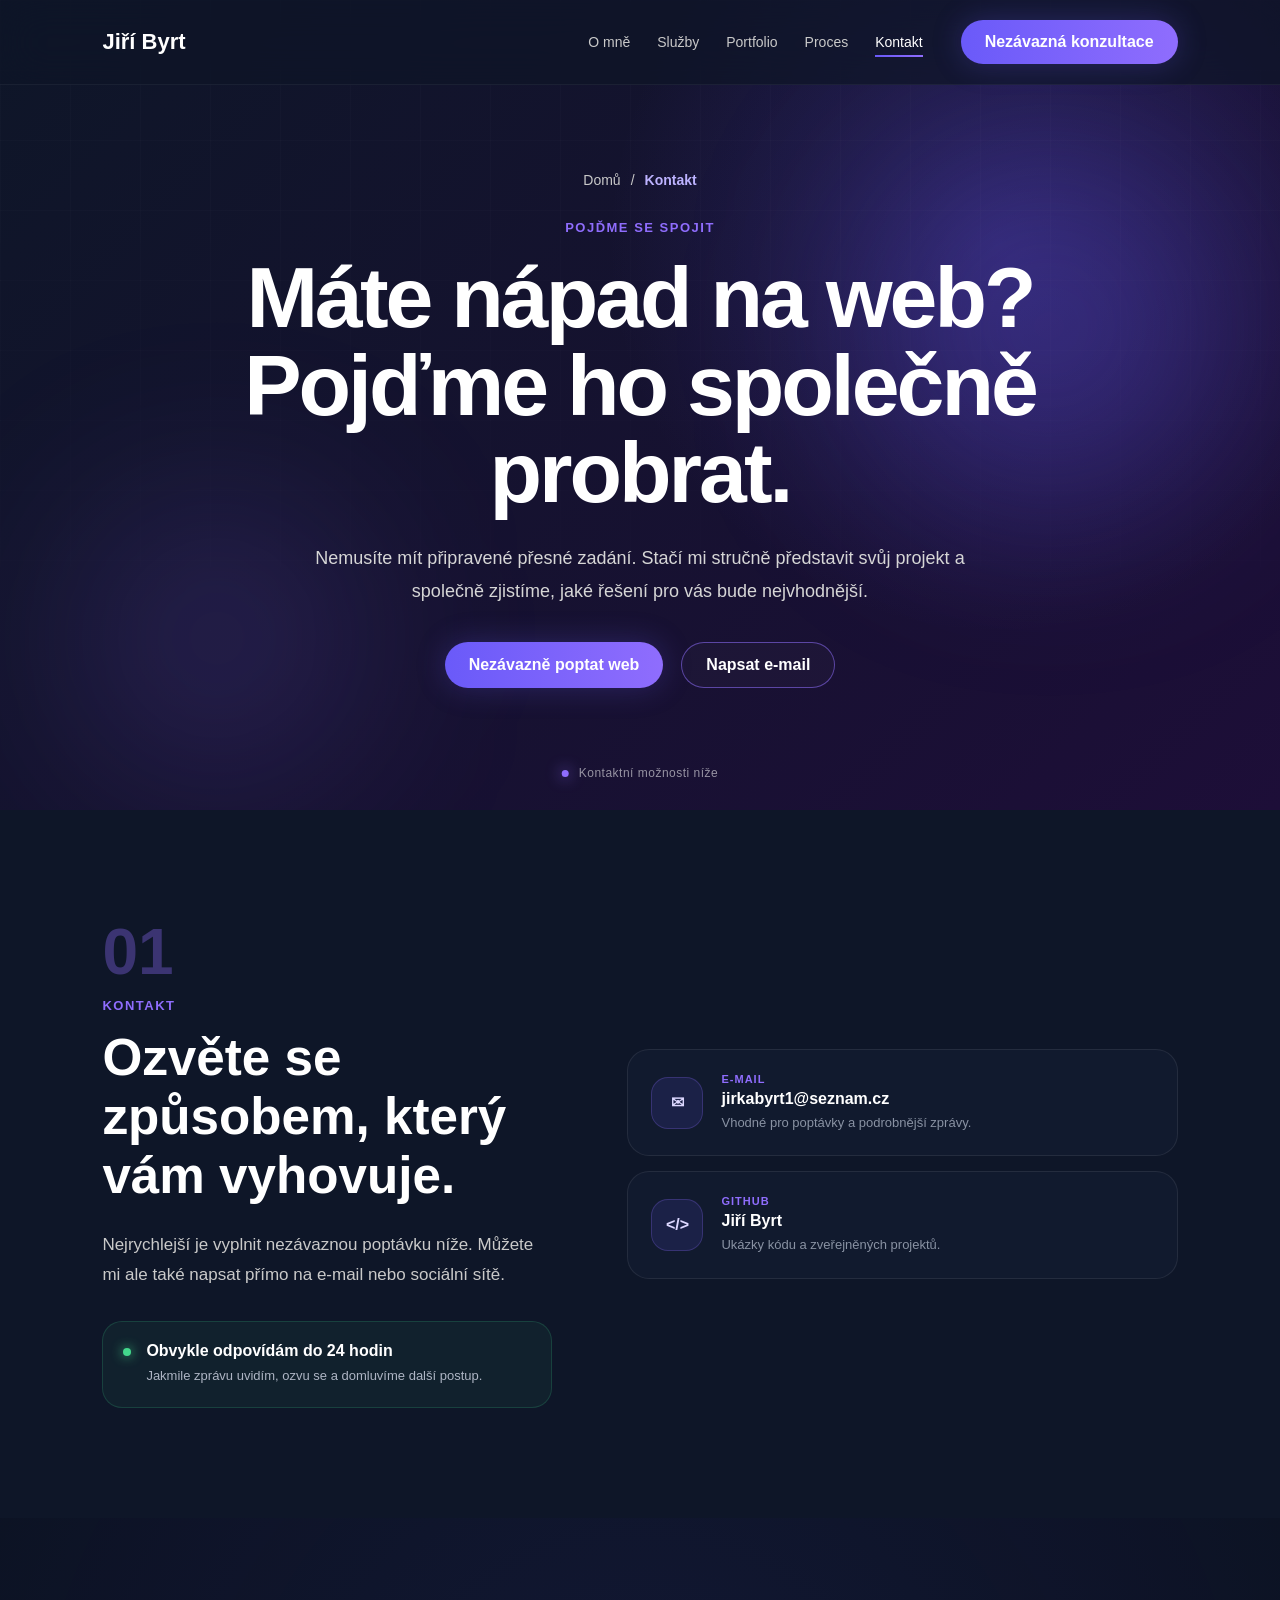
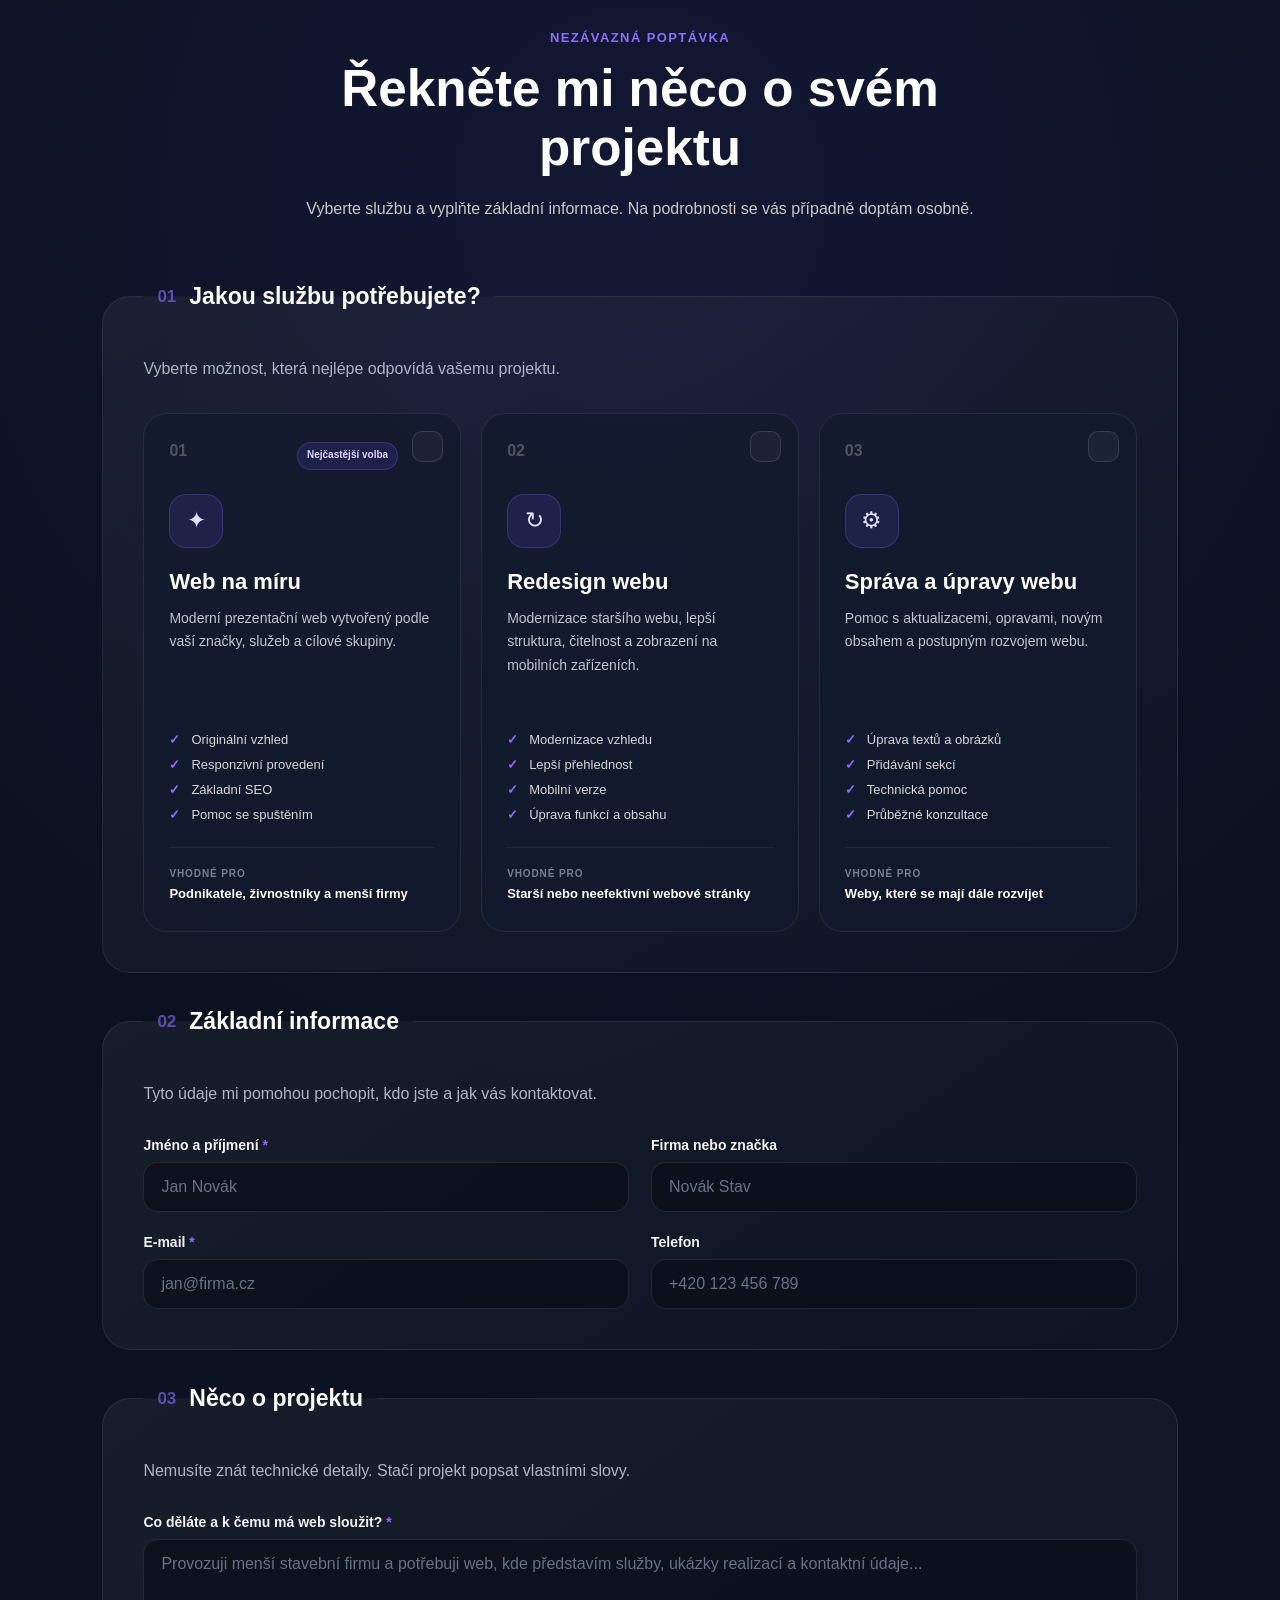
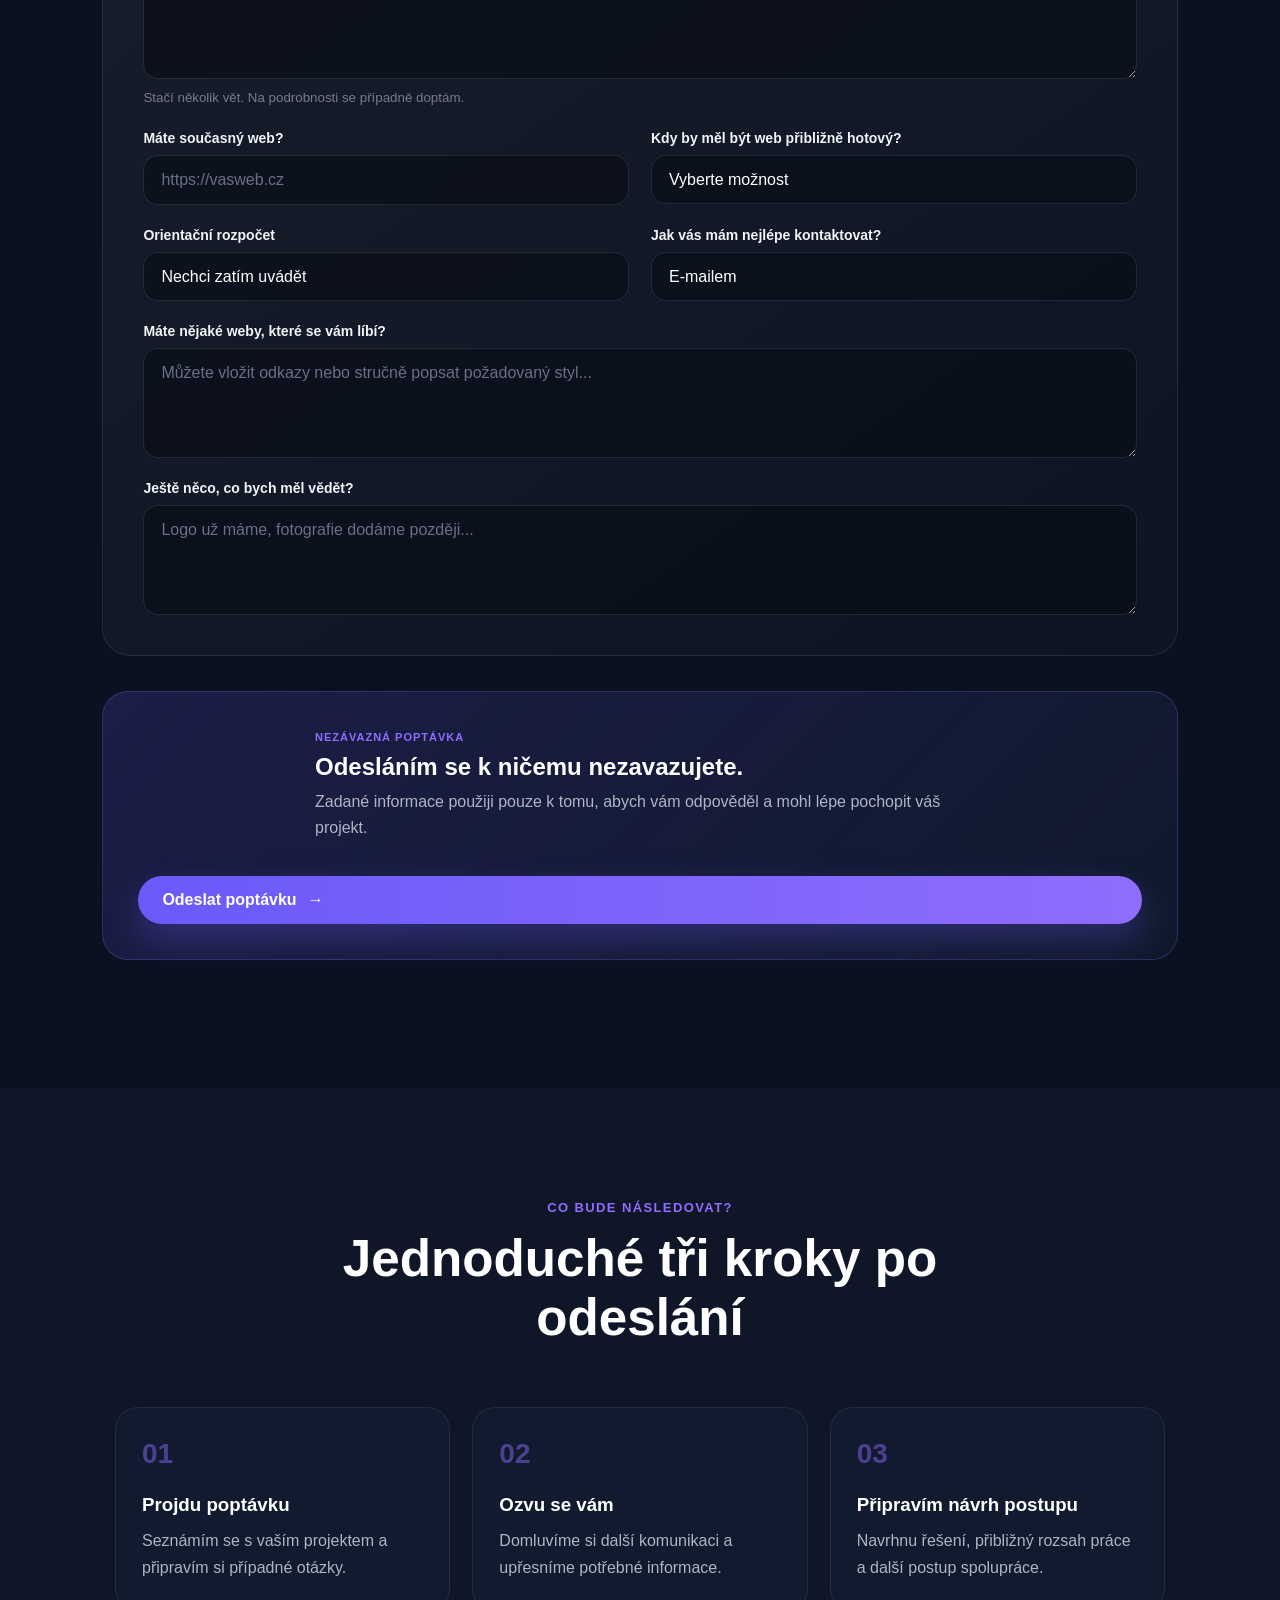
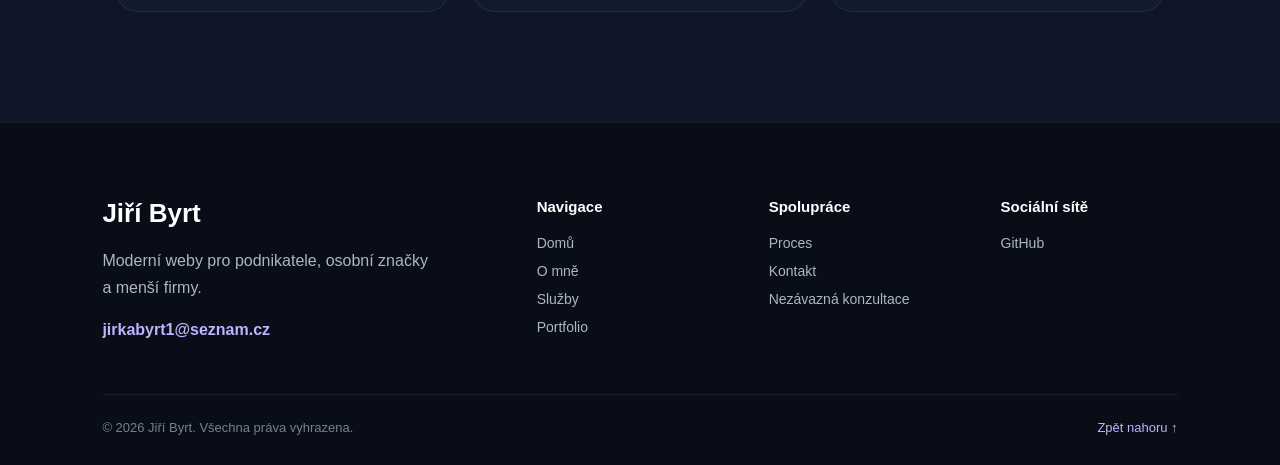
<file: contact.html>
<!DOCTYPE html>
<html lang="cs">
<head>
    <meta charset="UTF-8">
    <meta name="viewport" content="width=device-width, initial-scale=1.0">

    <meta
        name="description"
        content="Kontaktujte Jiřího Byrta a nezávazně poptejte nový web, redesign nebo správu existujících webových stránek."
    >

    <title>Kontakt | Jiří Byrt</title>

    <link rel="stylesheet" href="css/components.css">
    <link rel="stylesheet" href="css/animations.css">
    <link rel="stylesheet" href="css/pages.css">
</head>

<body id="top">

<header class="navbar" id="navbar">
    <a href="index.html" class="logo">Jiří Byrt</a>

    <button
        class="hamburger"
        id="hamburger"
        type="button"
        aria-label="Otevřít navigaci"
        aria-expanded="false"
    >
        <span></span>
        <span></span>
        <span></span>
    </button>

    <nav class="nav-menu" id="nav-menu">
        <ul>
            <li><a href="about.html">O mně</a></li>
            <li><a href="services.html">Služby</a></li>
            <li><a href="portfolio.html">Portfolio</a></li>
            <li><a href="process.html">Proces</a></li>
            <li><a href="contact.html" class="active-link">Kontakt</a></li>
        </ul>

        <a class="cta-btn" href="#order-form">
            Nezávazná konzultace
        </a>
    </nav>
</header>

<main>

    <!-- HERO -->
    <section class="page-hero contact-page-hero">
        <div class="page-blob page-blob-one"></div>
        <div class="page-blob page-blob-two"></div>

        <div class="page-hero-content reveal">
            <div class="breadcrumb">
                <a href="index.html">Domů</a>
                <span>/</span>
                <strong>Kontakt</strong>
            </div>

            <span class="page-label">Pojďme se spojit</span>

            <h1>
                Máte nápad na web?
                Pojďme ho společně probrat.
            </h1>

            <p>
                Nemusíte mít připravené přesné zadání. Stačí mi stručně
                představit svůj projekt a společně zjistíme, jaké řešení
                pro vás bude nejvhodnější.
            </p>

            <div class="page-hero-actions">
                <a href="#order-form" class="btn-primary">
                    Nezávazně poptat web
                </a>

                <a href="mailto:jirkabyrt1@seznam.cz" class="btn-secondary">
                    Napsat e-mail
                </a>
            </div>
        </div>

        <div class="scroll-indicator">
            <span></span>
            Kontaktní možnosti níže
        </div>
    </section>

    <!-- KONTAKT -->
    <section class="contact-info-section page-section reveal">
        <div class="contact-info-layout">

            <div class="contact-intro">
                <span class="section-number">01</span>
                <span class="section-label">Kontakt</span>

                <h2>
                    Ozvěte se způsobem, který vám vyhovuje.
                </h2>

                <p>
                    Nejrychlejší je vyplnit nezávaznou poptávku níže.
                    Můžete mi ale také napsat přímo na e-mail nebo sociální sítě.
                </p>

                <div class="contact-response">
                    <span class="status-dot"></span>

                    <div>
                        <strong>Obvykle odpovídám do 24 hodin</strong>
                        <p>
                            Jakmile zprávu uvidím, ozvu se a domluvíme další postup.
                        </p>
                    </div>
                </div>
            </div>

            <div class="contact-methods">

                <a
                    href="mailto:jirkabyrt1@seznam.cz"
                    class="contact-method-card"
                >
                    <div class="contact-method-icon">✉</div>

                    <div>
                        <span>E-mail</span>
                        <strong>jirkabyrt1@seznam.cz</strong>
                        <p>Vhodné pro poptávky a podrobnější zprávy.</p>
                    </div>

                    <span class="contact-arrow">→</span>
                </a>

                <a
                    href="https://github.com/jiribyrt"
                    target="_blank"
                    rel="noopener noreferrer"
                    class="contact-method-card"
                >
                    <div class="contact-method-icon">&lt;/&gt;</div>

                    <div>
                        <span>GitHub</span>
                        <strong>Jiří Byrt</strong>
                        <p>Ukázky kódu a zveřejněných projektů.</p>
                    </div>

                    <span class="contact-arrow">→</span>
                </a>

            </div>

        </div>
    </section>

    <!-- FORMULÁŘ -->
    <section class="order-section page-section reveal" id="order-form">
        <div class="section-heading">
            <span>Nezávazná poptávka</span>
            <h2>Řekněte mi něco o svém projektu</h2>
            <p>
                Vyberte službu a vyplňte základní informace.
                Na podrobnosti se vás případně doptám osobně.
            </p>
        </div>

        <form class="project-form" id="projectForm">

            <!-- KROK 1 -->
            <fieldset class="form-section">
                <legend>
                    <span>01</span>
                    Jakou službu potřebujete?
                </legend>

                <p class="form-section-description">
                    Vyberte možnost, která nejlépe odpovídá vašemu projektu.
                </p>

                <div class="service-choice-grid">

                    <label class="service-choice featured-choice">
                        <input
                            type="radio"
                            name="service"
                            value="Web na míru"
                            required
                        >

                        <span class="choice-selected">✓</span>

                        <div class="choice-top">
                            <span class="choice-number">01</span>
                            <span class="choice-badge">Nejčastější volba</span>
                        </div>

                        <div class="choice-icon">✦</div>

                        <h3>Web na míru</h3>

                        <p>
                            Moderní prezentační web vytvořený podle vaší značky,
                            služeb a cílové skupiny.
                        </p>

                        <ul>
                            <li>Originální vzhled</li>
                            <li>Responzivní provedení</li>
                            <li>Základní SEO</li>
                            <li>Pomoc se spuštěním</li>
                        </ul>

                        <div class="choice-suitable">
                            <span>Vhodné pro</span>
                            <strong>
                                Podnikatele, živnostníky a menší firmy
                            </strong>
                        </div>
                    </label>

                    <label class="service-choice">
                        <input
                            type="radio"
                            name="service"
                            value="Redesign webu"
                            required
                        >

                        <span class="choice-selected">✓</span>

                        <div class="choice-top">
                            <span class="choice-number">02</span>
                        </div>

                        <div class="choice-icon">↻</div>

                        <h3>Redesign webu</h3>

                        <p>
                            Modernizace staršího webu, lepší struktura,
                            čitelnost a zobrazení na mobilních zařízeních.
                        </p>

                        <ul>
                            <li>Modernizace vzhledu</li>
                            <li>Lepší přehlednost</li>
                            <li>Mobilní verze</li>
                            <li>Úprava funkcí a obsahu</li>
                        </ul>

                        <div class="choice-suitable">
                            <span>Vhodné pro</span>
                            <strong>
                                Starší nebo neefektivní webové stránky
                            </strong>
                        </div>
                    </label>

                    <label class="service-choice">
                        <input
                            type="radio"
                            name="service"
                            value="Správa a úpravy webu"
                            required
                        >

                        <span class="choice-selected">✓</span>

                        <div class="choice-top">
                            <span class="choice-number">03</span>
                        </div>

                        <div class="choice-icon">⚙</div>

                        <h3>Správa a úpravy webu</h3>

                        <p>
                            Pomoc s aktualizacemi, opravami,
                            novým obsahem a postupným rozvojem webu.
                        </p>

                        <ul>
                            <li>Úprava textů a obrázků</li>
                            <li>Přidávání sekcí</li>
                            <li>Technická pomoc</li>
                            <li>Průběžné konzultace</li>
                        </ul>

                        <div class="choice-suitable">
                            <span>Vhodné pro</span>
                            <strong>
                                Weby, které se mají dále rozvíjet
                            </strong>
                        </div>
                    </label>

                </div>

                <p class="field-error" id="serviceError">
                    Vyberte prosím jednu službu.
                </p>
            </fieldset>

            <!-- KROK 2 -->
            <fieldset class="form-section">
                <legend>
                    <span>02</span>
                    Základní informace
                </legend>

                <p class="form-section-description">
                    Tyto údaje mi pomohou pochopit, kdo jste a jak vás kontaktovat.
                </p>

                <div class="form-grid">
                    <div class="form-field">
                        <label for="name">
                            Jméno a příjmení
                            <span>*</span>
                        </label>

                        <input
                            type="text"
                            id="name"
                            name="name"
                            placeholder="Jan Novák"
                            autocomplete="name"
                            required
                        >
                    </div>

                    <div class="form-field">
                        <label for="company">
                            Firma nebo značka
                        </label>

                        <input
                            type="text"
                            id="company"
                            name="company"
                            placeholder="Novák Stav"
                            autocomplete="organization"
                        >
                    </div>

                    <div class="form-field">
                        <label for="email">
                            E-mail
                            <span>*</span>
                        </label>

                        <input
                            type="email"
                            id="email"
                            name="email"
                            placeholder="jan@firma.cz"
                            autocomplete="email"
                            required
                        >
                    </div>

                    <div class="form-field">
                        <label for="phone">
                            Telefon
                        </label>

                        <input
                            type="tel"
                            id="phone"
                            name="phone"
                            placeholder="+420 123 456 789"
                            autocomplete="tel"
                        >
                    </div>
                </div>
            </fieldset>

            <!-- KROK 3 -->
            <fieldset class="form-section">
                <legend>
                    <span>03</span>
                    Něco o projektu
                </legend>

                <p class="form-section-description">
                    Nemusíte znát technické detaily. Stačí projekt popsat vlastními slovy.
                </p>

                <div class="form-grid">

                    <div class="form-field form-field-full">
                        <label for="projectDescription">
                            Co děláte a k čemu má web sloužit?
                            <span>*</span>
                        </label>

                        <textarea
                            id="projectDescription"
                            name="projectDescription"
                            rows="6"
                            placeholder="Provozuji menší stavební firmu a potřebuji web, kde představím služby, ukázky realizací a kontaktní údaje..."
                            required
                        ></textarea>

                        <small>
                            Stačí několik vět. Na podrobnosti se případně doptám.
                        </small>
                    </div>

                    <div class="form-field">
                        <label for="currentWebsite">
                            Máte současný web?
                        </label>

                        <input
                            type="url"
                            id="currentWebsite"
                            name="currentWebsite"
                            placeholder="https://vasweb.cz"
                        >
                    </div>

                    <div class="form-field">
                        <label for="deadline">
                            Kdy by měl být web přibližně hotový?
                        </label>

                        <select id="deadline" name="deadline">
                            <option value="">Vyberte možnost</option>
                            <option value="Co nejdříve">Co nejdříve</option>
                            <option value="Do 2 týdnů">Do 2 týdnů</option>
                            <option value="Do jednoho měsíce">Do jednoho měsíce</option>
                            <option value="Do 2–3 měsíců">Do 2–3 měsíců</option>
                            <option value="Termín není rozhodující">
                                Termín není rozhodující
                            </option>
                        </select>
                    </div>

                    <div class="form-field">
                        <label for="budget">
                            Orientační rozpočet
                        </label>

                        <select id="budget" name="budget">
                            <option value="">Nechci zatím uvádět</option>
                            <option value="Do 3 000 Kč">Do 3 000 Kč</option>
                            <option value="3 000–6 000 Kč">3 000–6 000 Kč</option>
                            <option value="6 000–10 000 Kč">6 000–10 000 Kč</option>
                            <option value="10 000 Kč a více">
                                10 000 Kč a více
                            </option>
                            <option value="Potřebuji poradit">
                                Potřebuji poradit
                            </option>
                        </select>
                    </div>

                    <div class="form-field">
                        <label for="contactPreference">
                            Jak vás mám nejlépe kontaktovat?
                        </label>

                        <select id="contactPreference" name="contactPreference">
                            <option value="E-mailem">E-mailem</option>
                            <option value="Telefonicky">Telefonicky</option>
                            <option value="Je mi to jedno">Je mi to jedno</option>
                        </select>
                    </div>

                    <div class="form-field form-field-full">
                        <label for="inspiration">
                            Máte nějaké weby, které se vám líbí?
                        </label>

                        <textarea
                            id="inspiration"
                            name="inspiration"
                            rows="3"
                            placeholder="Můžete vložit odkazy nebo stručně popsat požadovaný styl..."
                        ></textarea>
                    </div>

                    <div class="form-field form-field-full">
                        <label for="additionalInfo">
                            Ještě něco, co bych měl vědět?
                        </label>

                        <textarea
                            id="additionalInfo"
                            name="additionalInfo"
                            rows="4"
                            placeholder="Logo už máme, fotografie dodáme později..."
                        ></textarea>
                    </div>

                </div>
            </fieldset>

            <!-- ODESLÁNÍ -->
            <div class="form-submit-area">
                <div class="form-submit-copy">
                    <span>Nezávazná poptávka</span>

                    <h3>Odesláním se k ničemu nezavazujete.</h3>

                    <p>
                        Zadané informace použiji pouze k tomu, abych vám odpověděl
                        a mohl lépe pochopit váš projekt.
                    </p>
                </div>

                <button type="submit" class="form-submit-button">
                    Odeslat poptávku
                    <span>→</span>
                </button>
            </div>

            <div
                class="form-message"
                id="formMessage"
                role="status"
                aria-live="polite"
            ></div>

        </form>
    </section>

    <!-- DALŠÍ POSTUP -->
    <section class="after-submit-section page-section reveal">
        <div class="section-heading">
            <span>Co bude následovat?</span>
            <h2>Jednoduché tři kroky po odeslání</h2>
        </div>

        <div class="after-submit-grid">

            <article>
                <span>01</span>
                <h3>Projdu poptávku</h3>
                <p>
                    Seznámím se s vaším projektem a připravím si případné otázky.
                </p>
            </article>

            <article>
                <span>02</span>
                <h3>Ozvu se vám</h3>
                <p>
                    Domluvíme si další komunikaci a upřesníme potřebné informace.
                </p>
            </article>

            <article>
                <span>03</span>
                <h3>Připravím návrh postupu</h3>
                <p>
                    Navrhnu řešení, přibližný rozsah práce a další postup spolupráce.
                </p>
            </article>

        </div>
    </section>

</main>

<footer class="page-footer">
    <div class="footer-top">

        <div class="footer-brand">
            <a href="index.html" class="footer-logo">Jiří Byrt</a>

            <p>
                Moderní weby pro podnikatele,
                osobní značky a menší firmy.
            </p>

            <a href="mailto:jirkabyrt1@seznam.cz" class="footer-email">
                jirkabyrt1@seznam.cz
            </a>
        </div>

        <div class="footer-column">
            <h3>Navigace</h3>
            <a href="index.html">Domů</a>
            <a href="about.html">O mně</a>
            <a href="services.html">Služby</a>
            <a href="portfolio.html">Portfolio</a>
        </div>

        <div class="footer-column">
            <h3>Spolupráce</h3>
            <a href="process.html">Proces</a>
            <a href="contact.html">Kontakt</a>
            <a href="#order-form">Nezávazná konzultace</a>
        </div>

        <div class="footer-column">
            <h3>Sociální sítě</h3>
            <a href="https://github.com/jiribyrt" target="_blank" rel="noopener">GitHub</a>
        </div>

    </div>

    <div class="footer-bottom">
        <p>© 2026 Jiří Byrt. Všechna práva vyhrazena.</p>
        <a href="#top">Zpět nahoru ↑</a>
    </div>
</footer>

<script src="js/main.js"></script>
</body>
</html>
</file>
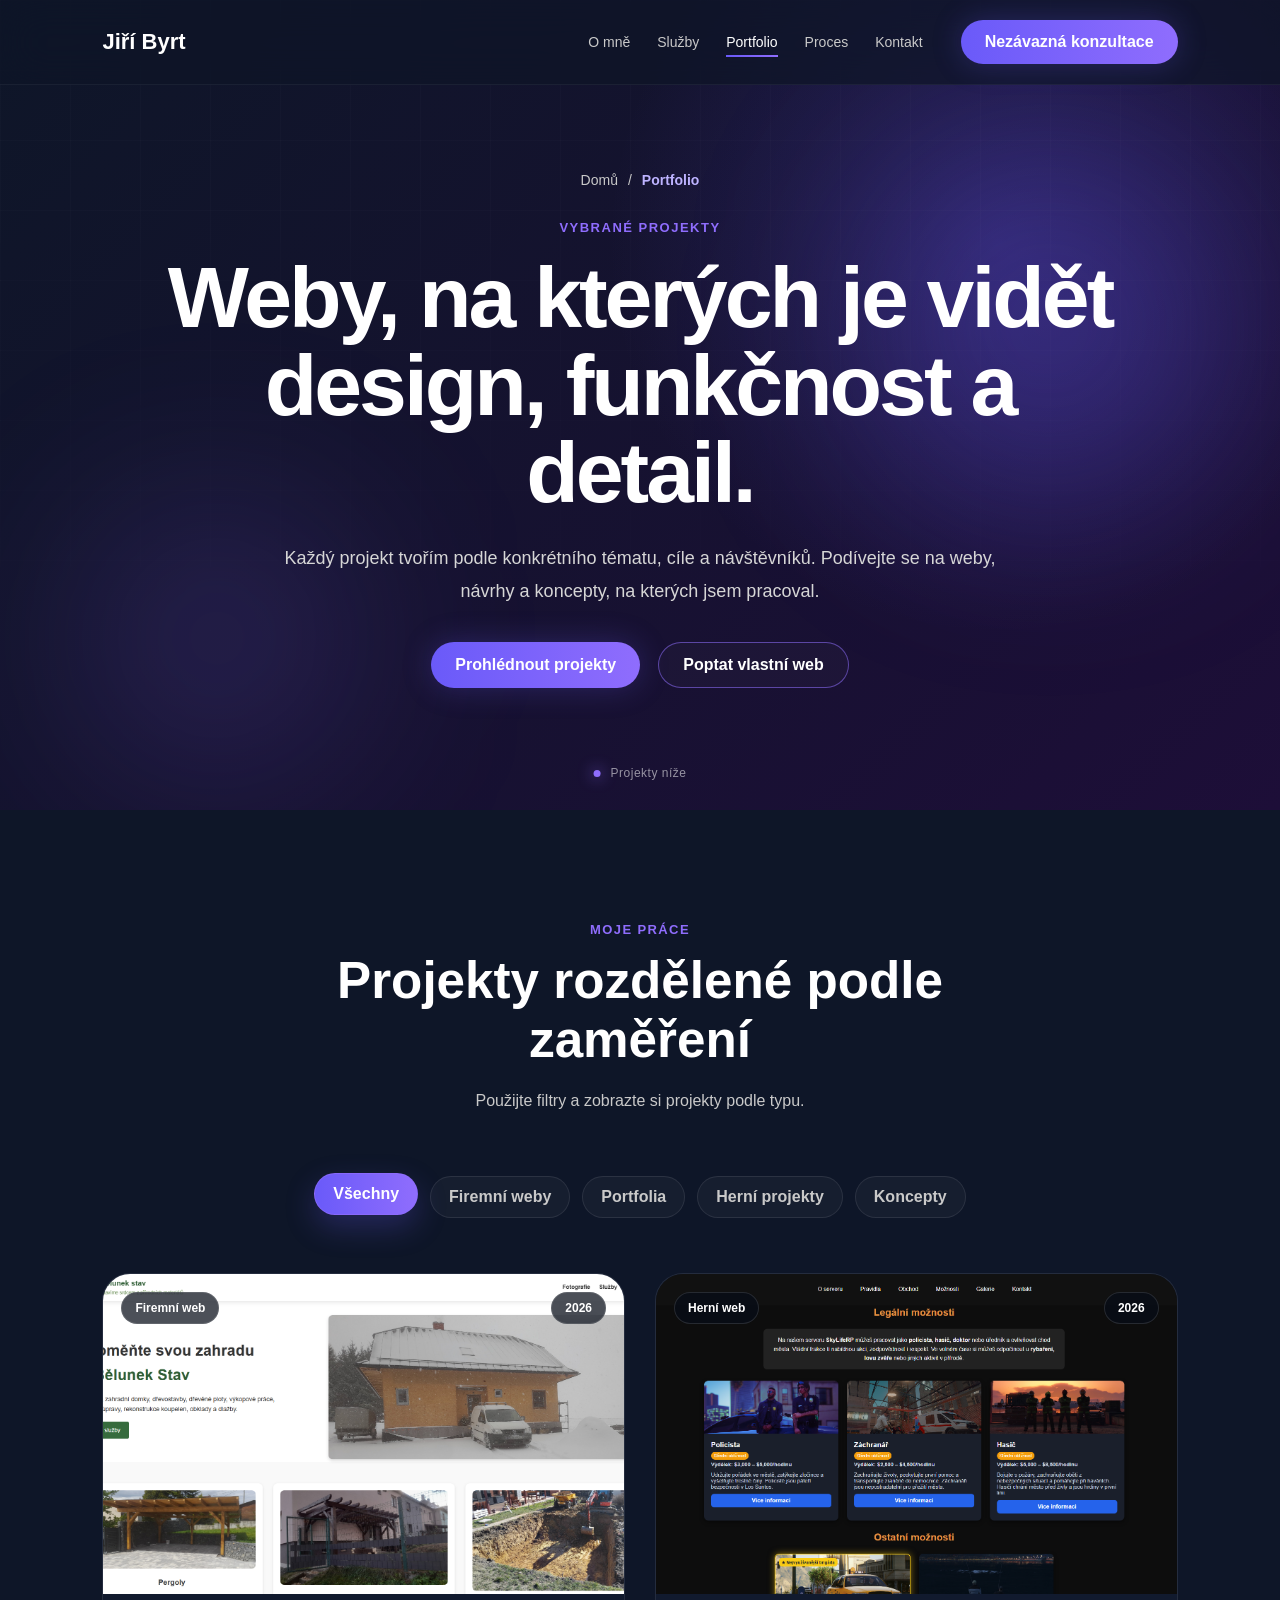
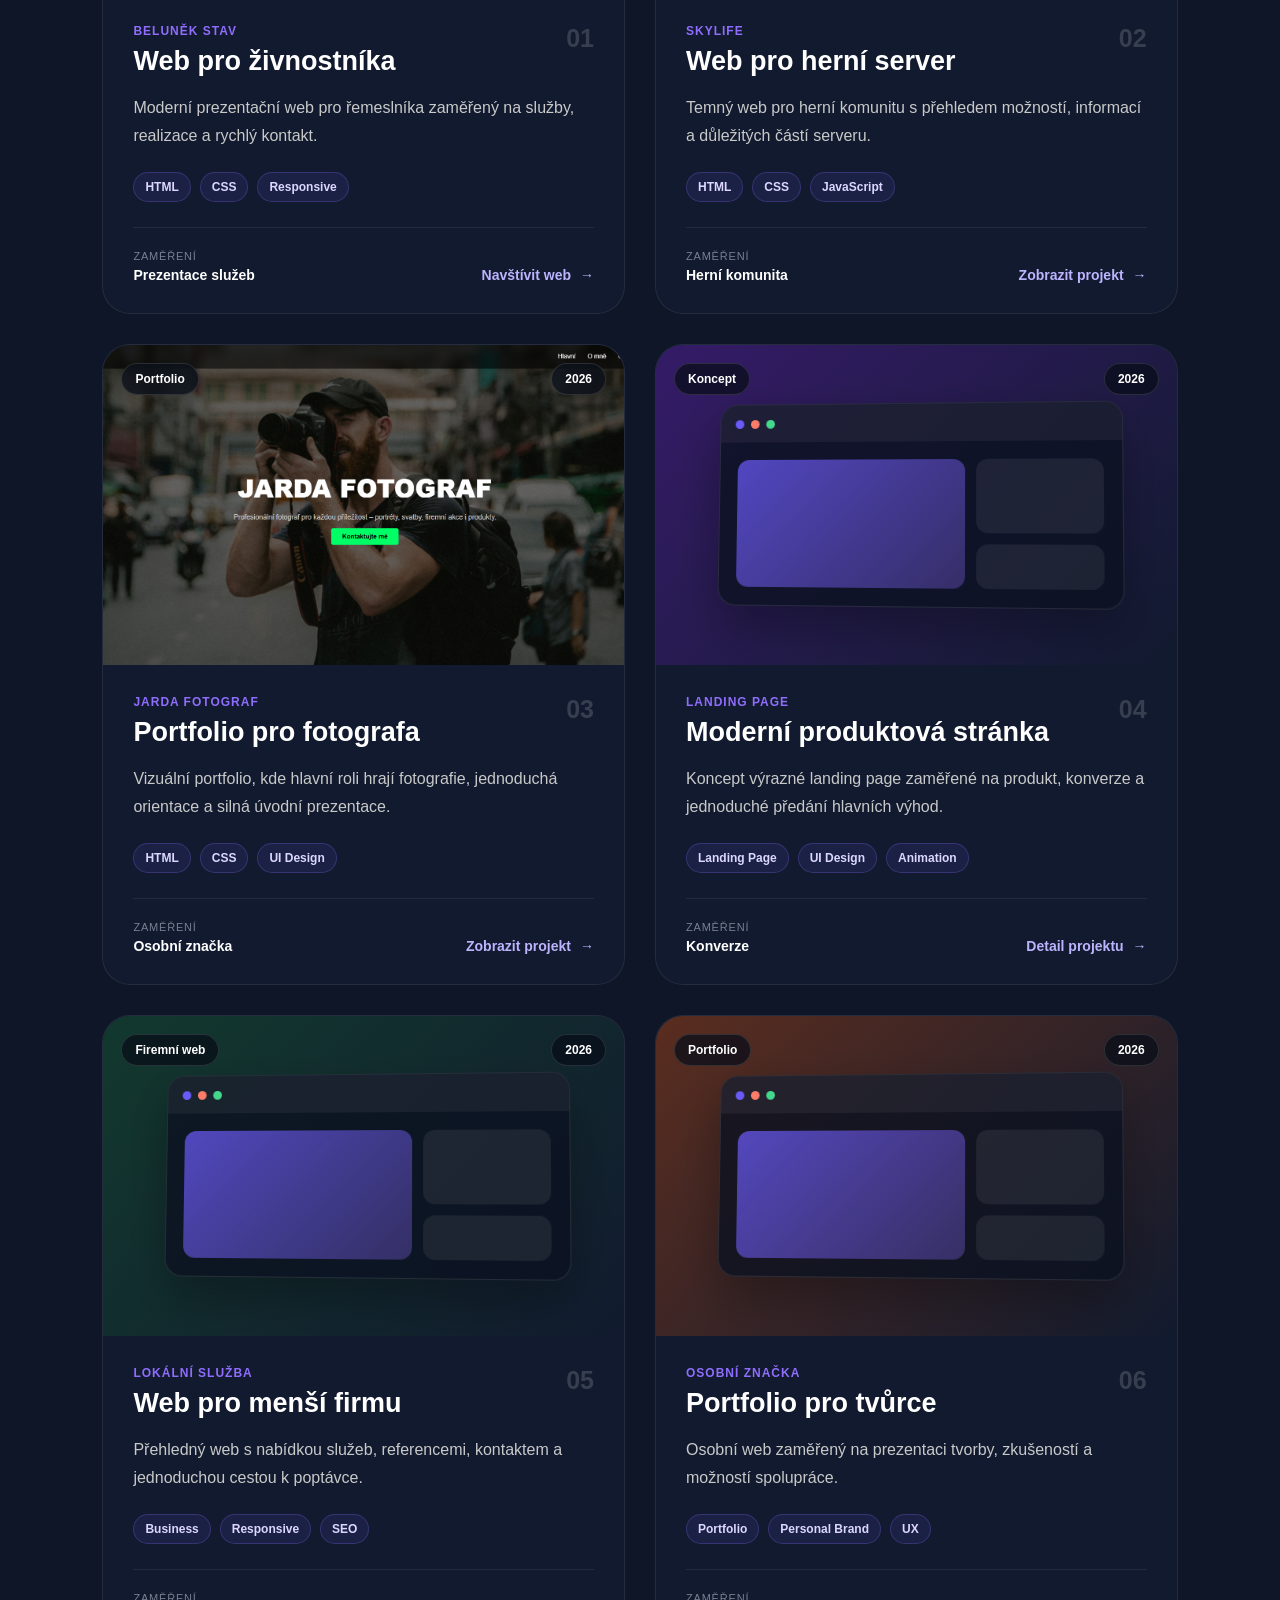
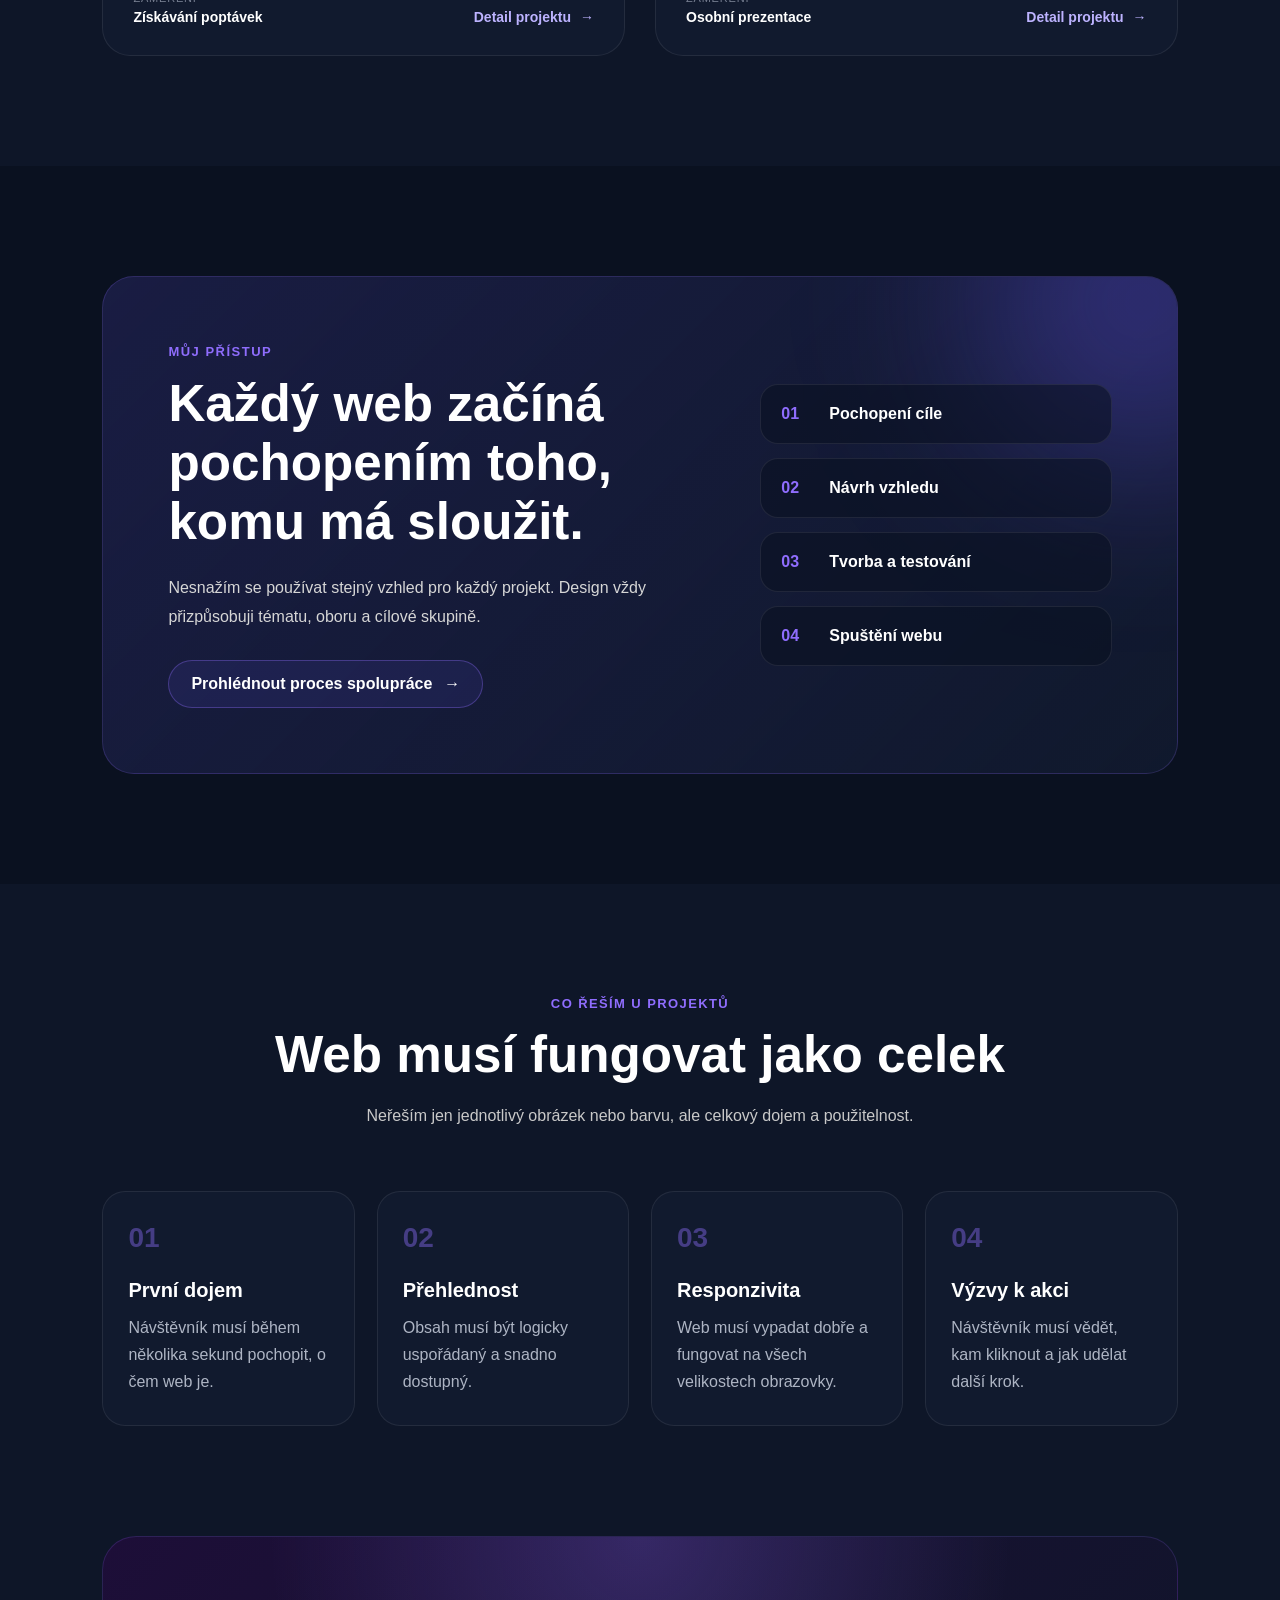
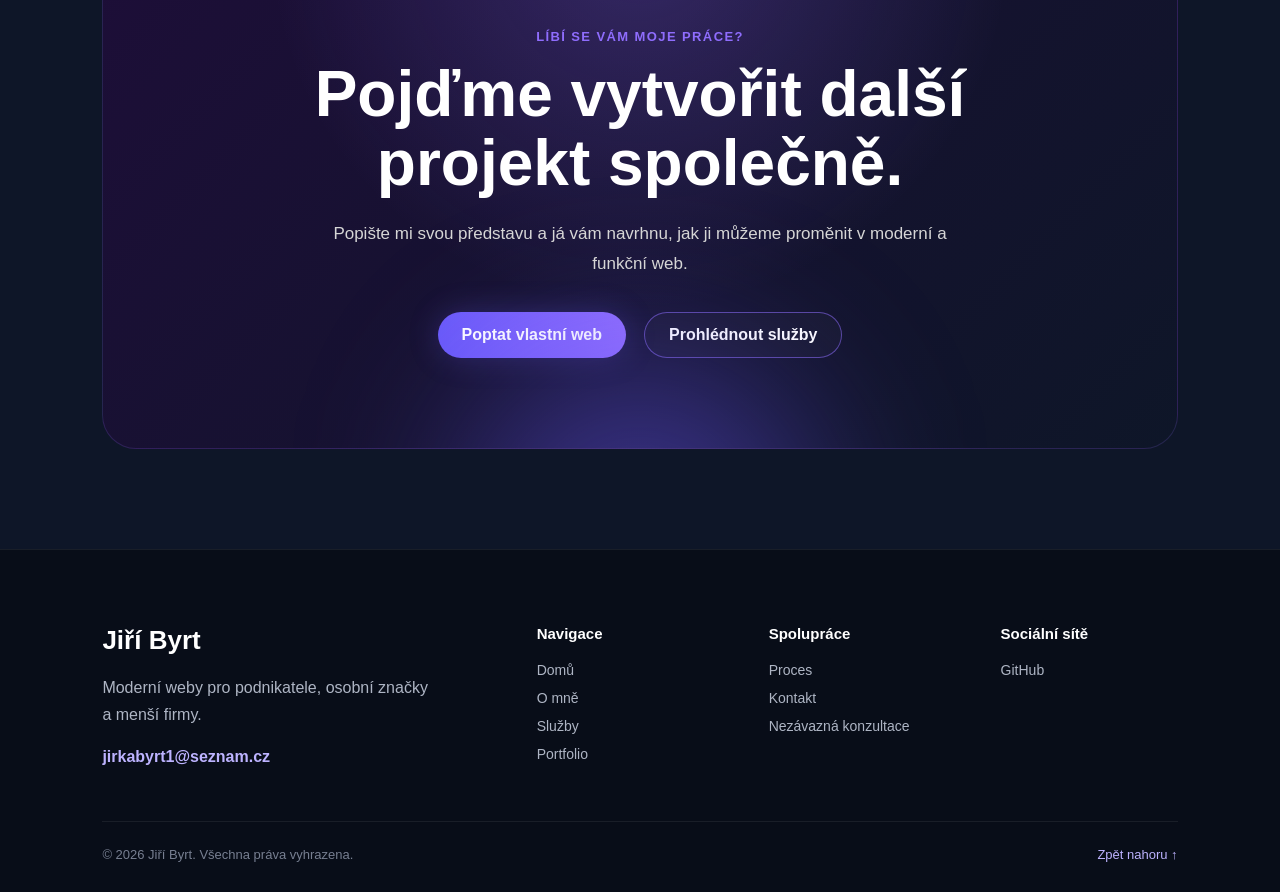
<file: portfolio.html>
<!DOCTYPE html>
<html lang="cs">
<head>
    <meta charset="UTF-8">
    <meta name="viewport" content="width=device-width, initial-scale=1.0">

    <meta
        name="description"
        content="Prohlédněte si vybrané webové projekty Jiřího Byrta. Firemní weby, osobní portfolia, herní projekty a moderní landing pages."
    >

    <title>Portfolio | Jiří Byrt</title>

    <link rel="stylesheet" href="css/components.css">
    <link rel="stylesheet" href="css/animations.css">
    <link rel="stylesheet" href="css/pages.css">
</head>

<body id="top">

<header class="navbar" id="navbar">
    <a href="index.html" class="logo">Jiří Byrt</a>

    <button
        class="hamburger"
        id="hamburger"
        aria-label="Otevřít navigaci"
        aria-expanded="false"
    >
        <span></span>
        <span></span>
        <span></span>
    </button>

    <nav class="nav-menu" id="nav-menu">
        <ul>
            <li><a href="about.html">O mně</a></li>
            <li><a href="services.html">Služby</a></li>
            <li><a href="portfolio.html" class="active-link">Portfolio</a></li>
            <li><a href="process.html">Proces</a></li>
            <li><a href="contact.html">Kontakt</a></li>
        </ul>

        <a class="cta-btn" href="contact.html">
            Nezávazná konzultace
        </a>
    </nav>
</header>

<main>

    <!-- HERO -->
    <section class="page-hero portfolio-page-hero">
        <div class="page-blob page-blob-one"></div>
        <div class="page-blob page-blob-two"></div>

        <div class="page-hero-content reveal">
            <div class="breadcrumb">
                <a href="index.html">Domů</a>
                <span>/</span>
                <strong>Portfolio</strong>
            </div>

            <span class="page-label">Vybrané projekty</span>

            <h1>
                Weby, na kterých je vidět
                design, funkčnost a detail.
            </h1>

            <p>
                Každý projekt tvořím podle konkrétního tématu, cíle a návštěvníků.
                Podívejte se na weby, návrhy a koncepty, na kterých jsem pracoval.
            </p>

            <div class="page-hero-actions">
                <a href="#projects" class="btn-primary">
                    Prohlédnout projekty
                </a>

                <a href="contact.html" class="btn-secondary">
                    Poptat vlastní web
                </a>
            </div>
        </div>

        <div class="scroll-indicator">
            <span></span>
            Projekty níže
        </div>
    </section>

    <!-- ÚVOD A FILTRY -->
    <section class="portfolio-overview page-section reveal" id="projects">
        <div class="section-heading">
            <span>Moje práce</span>
            <h2>Projekty rozdělené podle zaměření</h2>
            <p>
                Použijte filtry a zobrazte si projekty podle typu.
            </p>
        </div>

        <div class="portfolio-filters" role="group" aria-label="Filtry projektů">
            <button class="portfolio-filter active" data-filter="all">
                Všechny
            </button>

            <button class="portfolio-filter" data-filter="business">
                Firemní weby
            </button>

            <button class="portfolio-filter" data-filter="portfolio">
                Portfolia
            </button>

            <button class="portfolio-filter" data-filter="gaming">
                Herní projekty
            </button>

            <button class="portfolio-filter" data-filter="concept">
                Koncepty
            </button>
        </div>

        <div class="portfolio-page-grid">

            <!-- PROJEKT 1 -->
            <article class="portfolio-project-card" data-category="business">
                <div class="portfolio-project-image">
                    <img src="img/belunek.png" alt="Web Beluněk Stav">

                    <div class="portfolio-project-overlay">
                        <a
                            href="https://jiribyrt.github.io/belunek-stav/"
                            target="_blank"
                            rel="noopener"
                        >
                            Otevřít web
                        </a>
                    </div>

                    <span class="project-category">Firemní web</span>
                    <span class="project-year">2026</span>
                </div>

                <div class="portfolio-project-content">
                    <div class="project-heading-row">
                        <div>
                            <span class="project-client">Beluněk Stav</span>
                            <h2>Web pro živnostníka</h2>
                        </div>

                        <span class="project-index">01</span>
                    </div>

                    <p>
                        Moderní prezentační web pro řemeslníka zaměřený
                        na služby, realizace a rychlý kontakt.
                    </p>

                    <div class="project-tags">
                        <span>HTML</span>
                        <span>CSS</span>
                        <span>Responsive</span>
                    </div>

                    <div class="project-card-footer">
                        <div class="project-detail">
                            <span>Zaměření</span>
                            <strong>Prezentace služeb</strong>
                        </div>

                        <a
                            href="https://jiribyrt.github.io/belunek-stav/"
                            target="_blank"
                            rel="noopener"
                            class="project-link"
                        >
                            Navštívit web
                            <span>→</span>
                        </a>
                    </div>
                </div>
            </article>

            <!-- PROJEKT 2 -->
            <article class="portfolio-project-card" data-category="gaming">
                <div class="portfolio-project-image">
                    <img src="img/skylife.png" alt="Web SkyLife server">

                    <div class="portfolio-project-overlay">
                        <a href="#" aria-label="Otevřít projekt SkyLife">
                            Otevřít projekt
                        </a>
                    </div>

                    <span class="project-category">Herní web</span>
                    <span class="project-year">2026</span>
                </div>

                <div class="portfolio-project-content">
                    <div class="project-heading-row">
                        <div>
                            <span class="project-client">SkyLife</span>
                            <h2>Web pro herní server</h2>
                        </div>

                        <span class="project-index">02</span>
                    </div>

                    <p>
                        Temný web pro herní komunitu s přehledem možností,
                        informací a důležitých částí serveru.
                    </p>

                    <div class="project-tags">
                        <span>HTML</span>
                        <span>CSS</span>
                        <span>JavaScript</span>
                    </div>

                    <div class="project-card-footer">
                        <div class="project-detail">
                            <span>Zaměření</span>
                            <strong>Herní komunita</strong>
                        </div>

                        <a href="#" class="project-link">
                            Zobrazit projekt
                            <span>→</span>
                        </a>
                    </div>
                </div>
            </article>

            <!-- PROJEKT 3 -->
            <article class="portfolio-project-card" data-category="portfolio">
                <div class="portfolio-project-image">
                    <img src="img/jarda.png" alt="Portfolio fotografa">

                    <div class="portfolio-project-overlay">
                        <a href="#" aria-label="Otevřít portfolio fotografa">
                            Otevřít projekt
                        </a>
                    </div>

                    <span class="project-category">Portfolio</span>
                    <span class="project-year">2026</span>
                </div>

                <div class="portfolio-project-content">
                    <div class="project-heading-row">
                        <div>
                            <span class="project-client">Jarda Fotograf</span>
                            <h2>Portfolio pro fotografa</h2>
                        </div>

                        <span class="project-index">03</span>
                    </div>

                    <p>
                        Vizuální portfolio, kde hlavní roli hrají fotografie,
                        jednoduchá orientace a silná úvodní prezentace.
                    </p>

                    <div class="project-tags">
                        <span>HTML</span>
                        <span>CSS</span>
                        <span>UI Design</span>
                    </div>

                    <div class="project-card-footer">
                        <div class="project-detail">
                            <span>Zaměření</span>
                            <strong>Osobní značka</strong>
                        </div>

                        <a href="#" class="project-link">
                            Zobrazit projekt
                            <span>→</span>
                        </a>
                    </div>
                </div>
            </article>

            <!-- PROJEKT 4 -->
            <article class="portfolio-project-card" data-category="concept">
                <div class="portfolio-project-image portfolio-placeholder project-purple">
                    <div class="placeholder-browser">
                        <div class="placeholder-top">
                            <span></span>
                            <span></span>
                            <span></span>
                        </div>

                        <div class="placeholder-content">
                            <div></div>
                            <div></div>
                            <div></div>
                        </div>
                    </div>

                    <span class="project-category">Koncept</span>
                    <span class="project-year">2026</span>
                </div>

                <div class="portfolio-project-content">
                    <div class="project-heading-row">
                        <div>
                            <span class="project-client">Landing page</span>
                            <h2>Moderní produktová stránka</h2>
                        </div>

                        <span class="project-index">04</span>
                    </div>

                    <p>
                        Koncept výrazné landing page zaměřené na produkt,
                        konverze a jednoduché předání hlavních výhod.
                    </p>

                    <div class="project-tags">
                        <span>Landing Page</span>
                        <span>UI Design</span>
                        <span>Animation</span>
                    </div>

                    <div class="project-card-footer">
                        <div class="project-detail">
                            <span>Zaměření</span>
                            <strong>Konverze</strong>
                        </div>

                        <a href="#" class="project-link">
                            Detail projektu
                            <span>→</span>
                        </a>
                    </div>
                </div>
            </article>

            <!-- PROJEKT 5 -->
            <article class="portfolio-project-card" data-category="business">
                <div class="portfolio-project-image portfolio-placeholder project-green">
                    <div class="placeholder-browser">
                        <div class="placeholder-top">
                            <span></span>
                            <span></span>
                            <span></span>
                        </div>

                        <div class="placeholder-content">
                            <div></div>
                            <div></div>
                            <div></div>
                        </div>
                    </div>

                    <span class="project-category">Firemní web</span>
                    <span class="project-year">2026</span>
                </div>

                <div class="portfolio-project-content">
                    <div class="project-heading-row">
                        <div>
                            <span class="project-client">Lokální služba</span>
                            <h2>Web pro menší firmu</h2>
                        </div>

                        <span class="project-index">05</span>
                    </div>

                    <p>
                        Přehledný web s nabídkou služeb, referencemi,
                        kontaktem a jednoduchou cestou k poptávce.
                    </p>

                    <div class="project-tags">
                        <span>Business</span>
                        <span>Responsive</span>
                        <span>SEO</span>
                    </div>

                    <div class="project-card-footer">
                        <div class="project-detail">
                            <span>Zaměření</span>
                            <strong>Získávání poptávek</strong>
                        </div>

                        <a href="#" class="project-link">
                            Detail projektu
                            <span>→</span>
                        </a>
                    </div>
                </div>
            </article>

            <!-- PROJEKT 6 -->
            <article class="portfolio-project-card" data-category="portfolio">
                <div class="portfolio-project-image portfolio-placeholder project-orange">
                    <div class="placeholder-browser">
                        <div class="placeholder-top">
                            <span></span>
                            <span></span>
                            <span></span>
                        </div>

                        <div class="placeholder-content">
                            <div></div>
                            <div></div>
                            <div></div>
                        </div>
                    </div>

                    <span class="project-category">Portfolio</span>
                    <span class="project-year">2026</span>
                </div>

                <div class="portfolio-project-content">
                    <div class="project-heading-row">
                        <div>
                            <span class="project-client">Osobní značka</span>
                            <h2>Portfolio pro tvůrce</h2>
                        </div>

                        <span class="project-index">06</span>
                    </div>

                    <p>
                        Osobní web zaměřený na prezentaci tvorby,
                        zkušeností a možností spolupráce.
                    </p>

                    <div class="project-tags">
                        <span>Portfolio</span>
                        <span>Personal Brand</span>
                        <span>UX</span>
                    </div>

                    <div class="project-card-footer">
                        <div class="project-detail">
                            <span>Zaměření</span>
                            <strong>Osobní prezentace</strong>
                        </div>

                        <a href="#" class="project-link">
                            Detail projektu
                            <span>→</span>
                        </a>
                    </div>
                </div>
            </article>

        </div>
    </section>

    <!-- PŘÍSTUP K PROJEKTŮM -->
    <section class="portfolio-approach-section page-section reveal">
        <div class="portfolio-approach-card">
            <div class="portfolio-approach-glow"></div>

            <div class="portfolio-approach-copy">
                <span class="section-label">Můj přístup</span>

                <h2>
                    Každý web začíná pochopením toho,
                    komu má sloužit.
                </h2>

                <p>
                    Nesnažím se používat stejný vzhled pro každý projekt.
                    Design vždy přizpůsobuji tématu, oboru a cílové skupině.
                </p>

                <a href="process.html" class="section-btn">
                    Prohlédnout proces spolupráce
                    <span>→</span>
                </a>
            </div>

            <div class="portfolio-approach-list">
                <div>
                    <strong>01</strong>
                    <span>Pochopení cíle</span>
                </div>

                <div>
                    <strong>02</strong>
                    <span>Návrh vzhledu</span>
                </div>

                <div>
                    <strong>03</strong>
                    <span>Tvorba a testování</span>
                </div>

                <div>
                    <strong>04</strong>
                    <span>Spuštění webu</span>
                </div>
            </div>
        </div>
    </section>

    <!-- VÝSLEDKY -->
    <section class="portfolio-results-section page-section reveal">
        <div class="section-heading">
            <span>Co řeším u projektů</span>
            <h2>Web musí fungovat jako celek</h2>
            <p>
                Neřeším jen jednotlivý obrázek nebo barvu,
                ale celkový dojem a použitelnost.
            </p>
        </div>

        <div class="portfolio-results-grid">

            <article class="portfolio-result-card">
                <span>01</span>
                <h3>První dojem</h3>
                <p>
                    Návštěvník musí během několika sekund pochopit,
                    o čem web je.
                </p>
            </article>

            <article class="portfolio-result-card">
                <span>02</span>
                <h3>Přehlednost</h3>
                <p>
                    Obsah musí být logicky uspořádaný
                    a snadno dostupný.
                </p>
            </article>

            <article class="portfolio-result-card">
                <span>03</span>
                <h3>Responzivita</h3>
                <p>
                    Web musí vypadat dobře a fungovat
                    na všech velikostech obrazovky.
                </p>
            </article>

            <article class="portfolio-result-card">
                <span>04</span>
                <h3>Výzvy k akci</h3>
                <p>
                    Návštěvník musí vědět, kam kliknout
                    a jak udělat další krok.
                </p>
            </article>

        </div>
    </section>

    <!-- CTA -->
    <section class="page-final-cta reveal">
        <div class="cta-glow"></div>

        <span>Líbí se vám moje práce?</span>

        <h2>Pojďme vytvořit další projekt společně.</h2>

        <p>
            Popište mi svou představu a já vám navrhnu,
            jak ji můžeme proměnit v moderní a funkční web.
        </p>

        <div class="page-cta-buttons">
            <a href="contact.html" class="btn-primary">
                Poptat vlastní web
            </a>

            <a href="services.html" class="btn-secondary">
                Prohlédnout služby
            </a>
        </div>
    </section>

</main>

<footer class="page-footer">
    <div class="footer-top">

        <div class="footer-brand">
            <a href="index.html" class="footer-logo">Jiří Byrt</a>

            <p>
                Moderní weby pro podnikatele,
                osobní značky a menší firmy.
            </p>

            <a href="mailto:jirkabyrt1@seznam.cz" class="footer-email">
                jirkabyrt1@seznam.cz
            </a>
        </div>

        <div class="footer-column">
            <h3>Navigace</h3>
            <a href="index.html">Domů</a>
            <a href="about.html">O mně</a>
            <a href="services.html">Služby</a>
            <a href="portfolio.html">Portfolio</a>
        </div>

        <div class="footer-column">
            <h3>Spolupráce</h3>
            <a href="process.html">Proces</a>
            <a href="contact.html">Kontakt</a>
            <a href="contact.html">Nezávazná konzultace</a>
        </div>

        <div class="footer-column">
            <h3>Sociální sítě</h3>
            <a href="https://github.com/jiribyrt" target="_blank" rel="noopener">GitHub</a>
        </div>

    </div>

    <div class="footer-bottom">
        <p>© 2026 Jiří Byrt. Všechna práva vyhrazena.</p>
        <a href="#top">Zpět nahoru ↑</a>
    </div>
</footer>

<script src="js/main.js"></script>
</body>
</html>
</file>
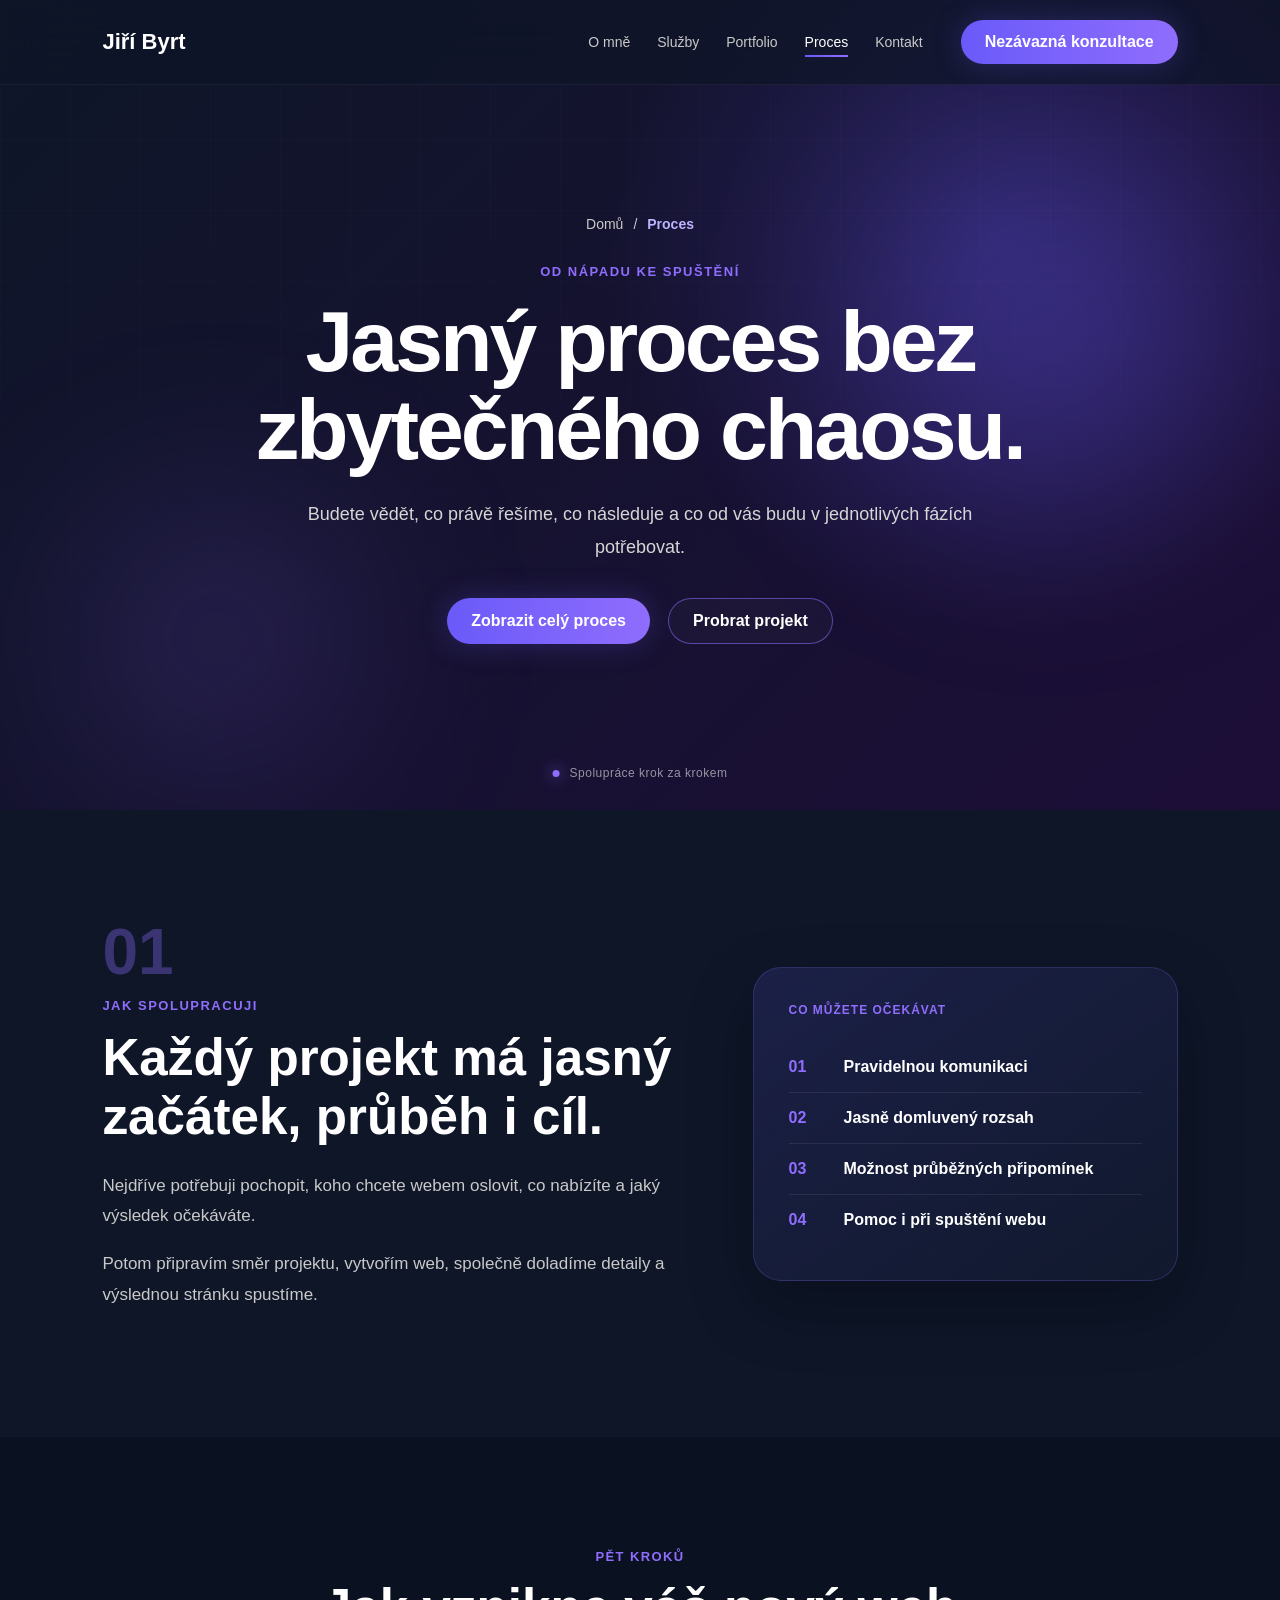
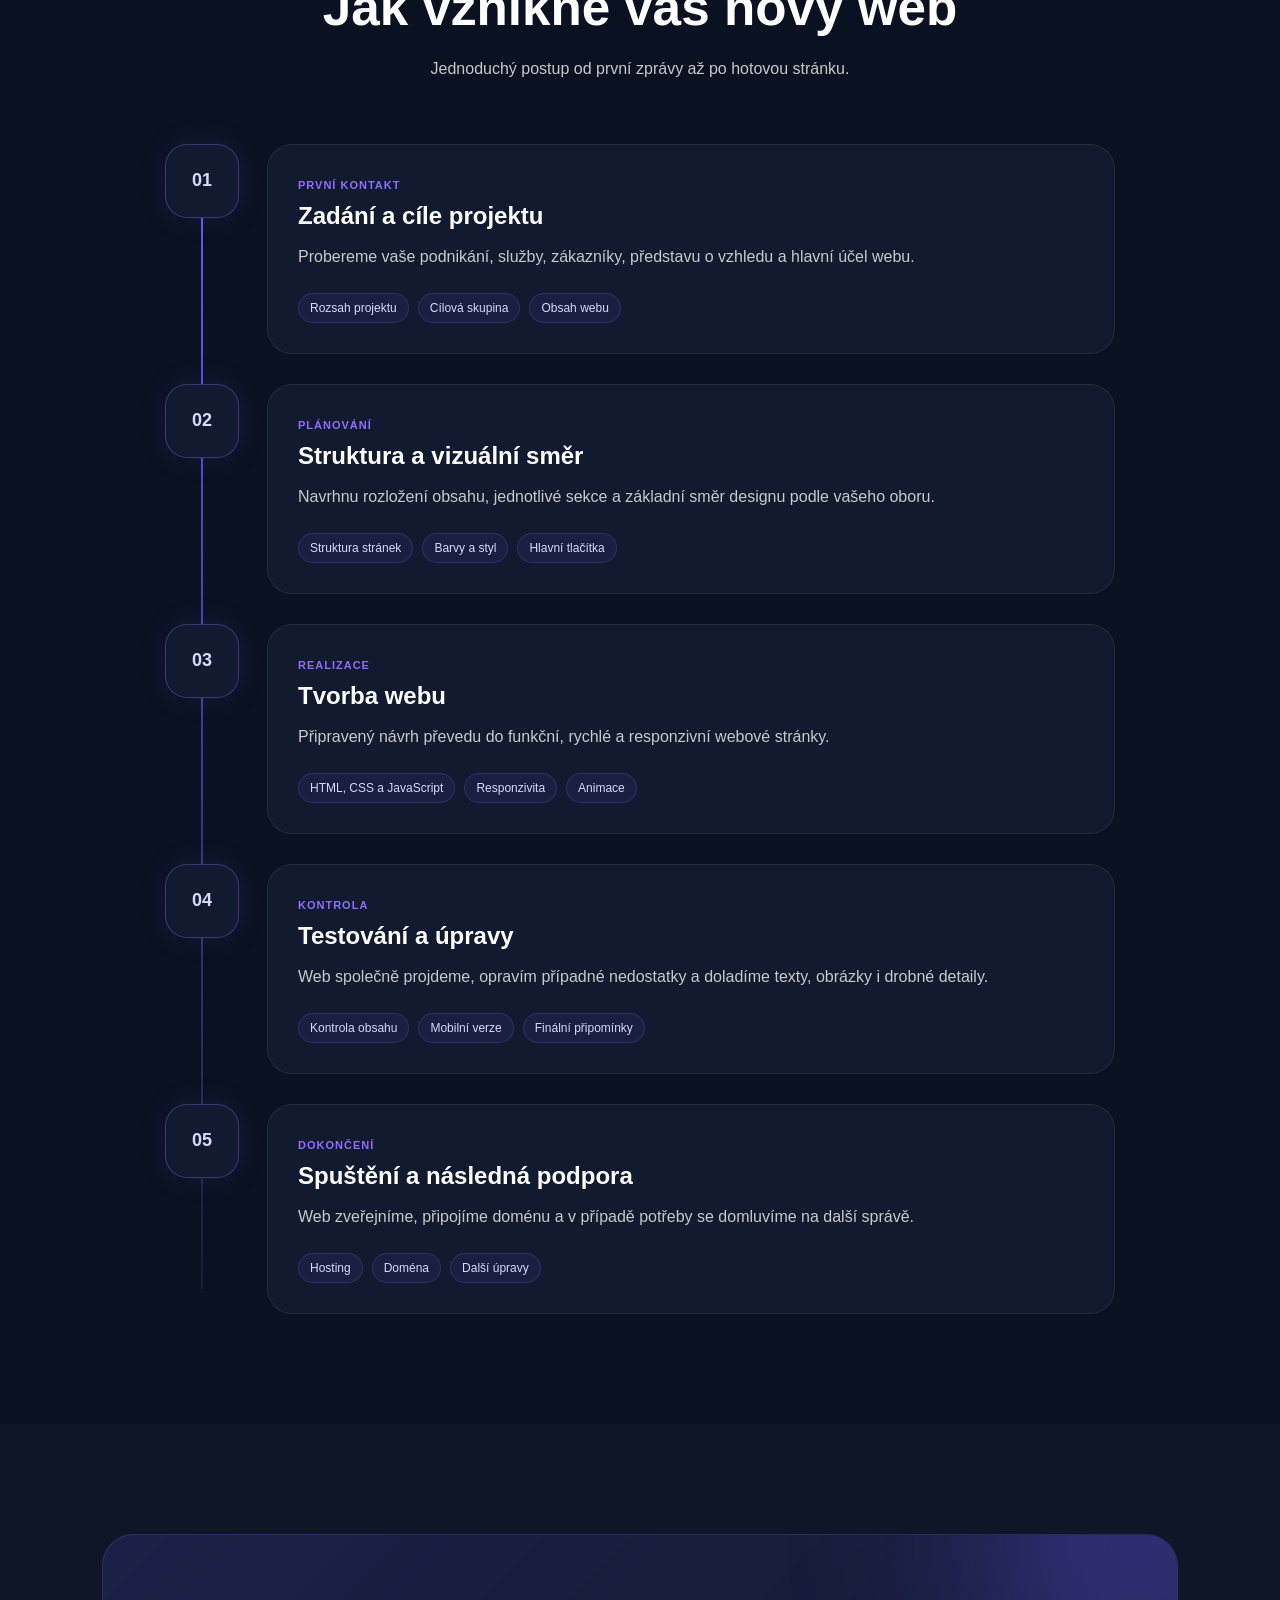
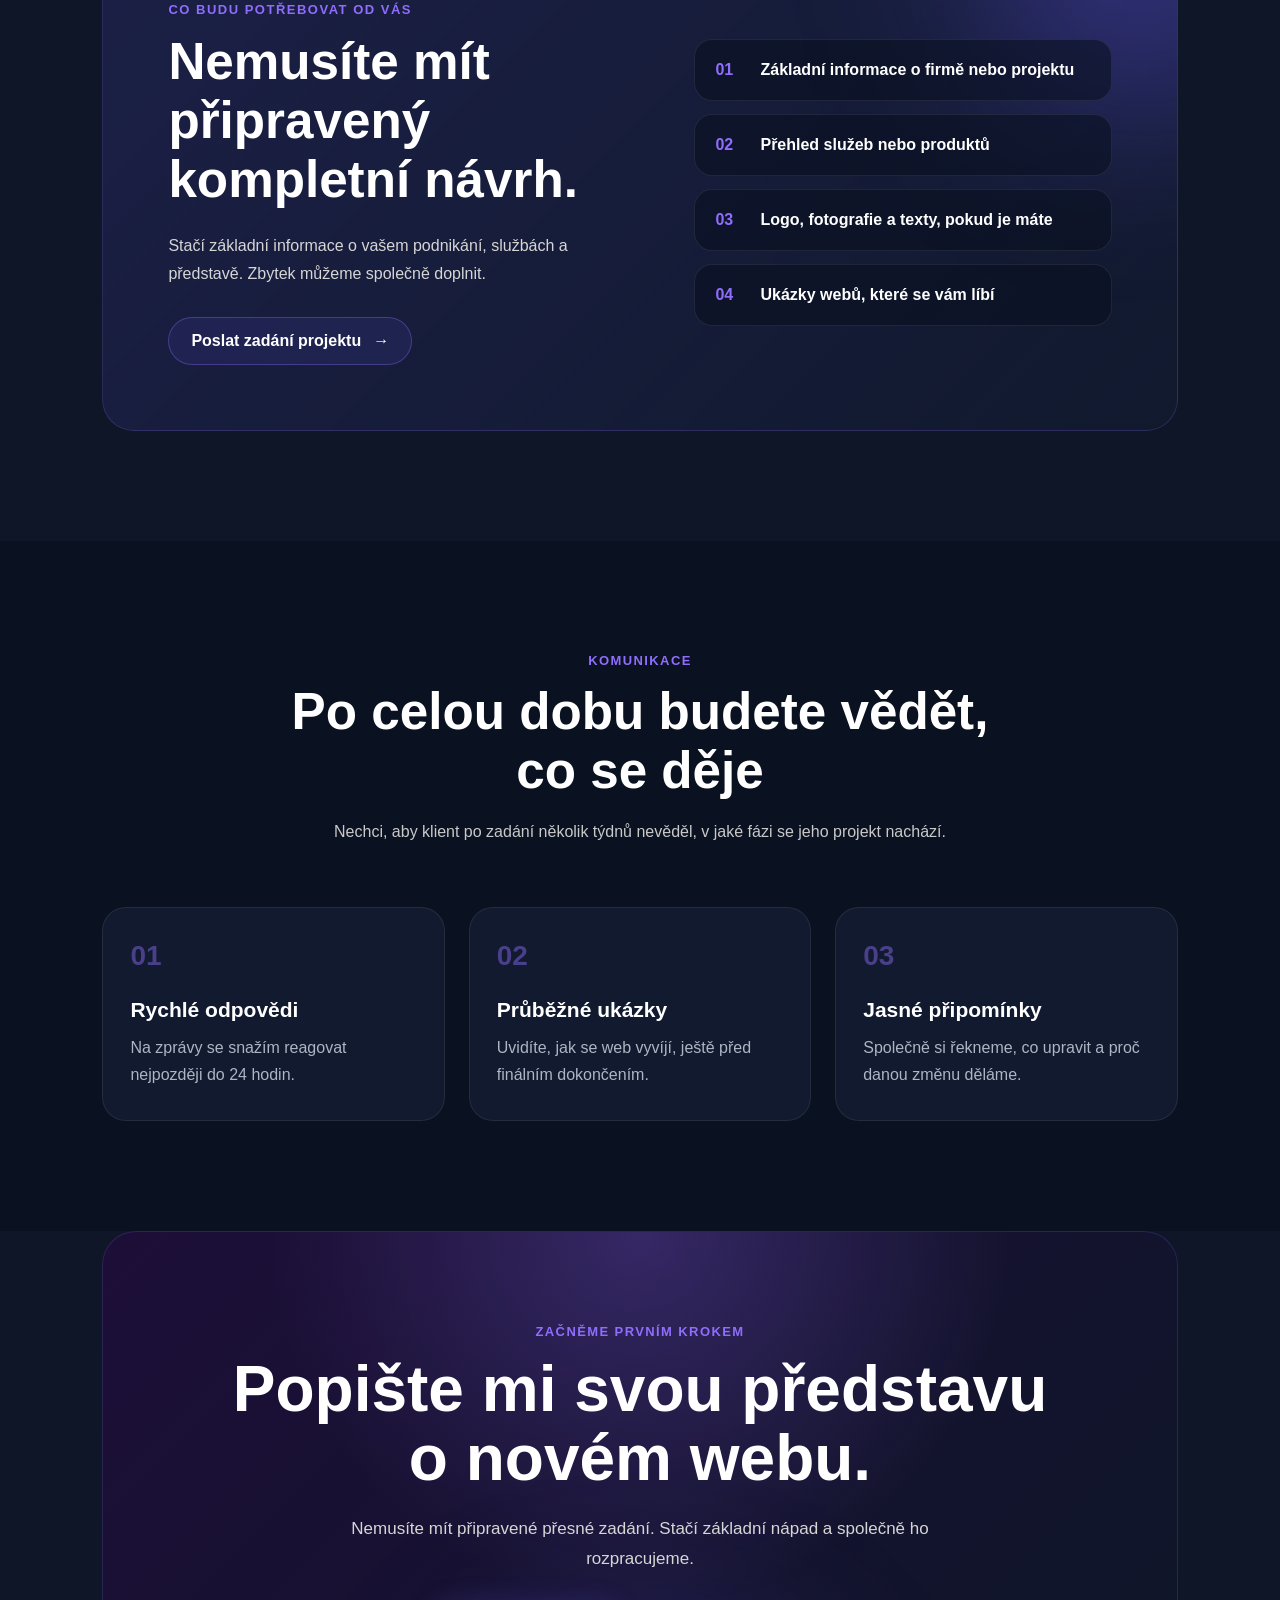
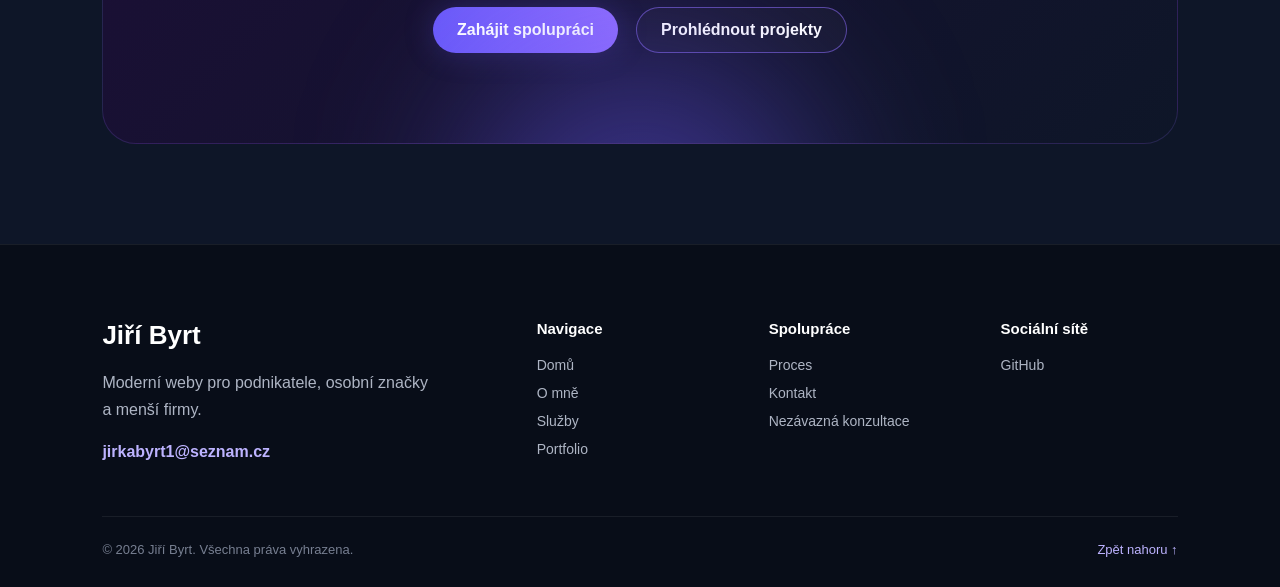
<file: process.html>
<!DOCTYPE html>
<html lang="cs">
<head>
    <meta charset="UTF-8">
    <meta name="viewport" content="width=device-width, initial-scale=1.0">

    <meta
        name="description"
        content="Zjistěte, jak probíhá spolupráce s Jiřím Byrtem při tvorbě webu – od první konzultace až po spuštění a následnou podporu."
    >

    <title>Proces spolupráce | Jiří Byrt</title>

    <link rel="stylesheet" href="css/components.css">
    <link rel="stylesheet" href="css/animations.css">
    <link rel="stylesheet" href="css/pages.css">
</head>

<body id="top">

<header class="navbar" id="navbar">
    <a href="index.html" class="logo">Jiří Byrt</a>

    <button
        class="hamburger"
        id="hamburger"
        aria-label="Otevřít navigaci"
        aria-expanded="false"
    >
        <span></span>
        <span></span>
        <span></span>
    </button>

    <nav class="nav-menu" id="nav-menu">
        <ul>
            <li><a href="about.html">O mně</a></li>
            <li><a href="services.html">Služby</a></li>
            <li><a href="portfolio.html">Portfolio</a></li>
            <li><a href="process.html" class="active-link">Proces</a></li>
            <li><a href="contact.html">Kontakt</a></li>
        </ul>

        <a class="cta-btn" href="contact.html">
            Nezávazná konzultace
        </a>
    </nav>
</header>

<main>

    <!-- HERO -->
    <section class="page-hero process-page-hero">
        <div class="page-blob page-blob-one"></div>
        <div class="page-blob page-blob-two"></div>

        <div class="page-hero-content reveal">
            <div class="breadcrumb">
                <a href="index.html">Domů</a>
                <span>/</span>
                <strong>Proces</strong>
            </div>

            <span class="page-label">Od nápadu ke spuštění</span>

            <h1>
                Jasný proces bez zbytečného chaosu.
            </h1>

            <p>
                Budete vědět, co právě řešíme, co následuje
                a co od vás budu v jednotlivých fázích potřebovat.
            </p>

            <div class="page-hero-actions">
                <a href="#process-timeline" class="btn-primary">
                    Zobrazit celý proces
                </a>

                <a href="contact.html" class="btn-secondary">
                    Probrat projekt
                </a>
            </div>
        </div>

        <div class="scroll-indicator">
            <span></span>
            Spolupráce krok za krokem
        </div>
    </section>

    <!-- ÚVOD -->
    <section class="process-intro page-section reveal">
        <div class="process-intro-layout">

            <div class="process-intro-copy">
                <span class="section-number">01</span>
                <span class="section-label">Jak spolupracuji</span>

                <h2>
                    Každý projekt má jasný začátek, průběh i cíl.
                </h2>

                <p>
                    Nejdříve potřebuji pochopit, koho chcete webem oslovit,
                    co nabízíte a jaký výsledek očekáváte.
                </p>

                <p>
                    Potom připravím směr projektu, vytvořím web,
                    společně doladíme detaily a výslednou stránku spustíme.
                </p>
            </div>

            <div class="process-intro-card">
                <span>Co můžete očekávat</span>

                <div class="process-promise">
                    <strong>01</strong>
                    <p>Pravidelnou komunikaci</p>
                </div>

                <div class="process-promise">
                    <strong>02</strong>
                    <p>Jasně domluvený rozsah</p>
                </div>

                <div class="process-promise">
                    <strong>03</strong>
                    <p>Možnost průběžných připomínek</p>
                </div>

                <div class="process-promise">
                    <strong>04</strong>
                    <p>Pomoc i při spuštění webu</p>
                </div>
            </div>

        </div>
    </section>

    <!-- TIMELINE -->
    <section class="process-timeline-section page-section reveal" id="process-timeline">
        <div class="section-heading">
            <span>Pět kroků</span>
            <h2>Jak vznikne váš nový web</h2>
            <p>
                Jednoduchý postup od první zprávy až po hotovou stránku.
            </p>
        </div>

        <div class="process-timeline">

            <article class="timeline-step">
                <div class="timeline-marker">
                    <span>01</span>
                </div>

                <div class="timeline-content">
                    <span class="timeline-label">První kontakt</span>
                    <h3>Zadání a cíle projektu</h3>

                    <p>
                        Probereme vaše podnikání, služby, zákazníky,
                        představu o vzhledu a hlavní účel webu.
                    </p>

                    <div class="timeline-details">
                        <span>Rozsah projektu</span>
                        <span>Cílová skupina</span>
                        <span>Obsah webu</span>
                    </div>
                </div>
            </article>

            <article class="timeline-step">
                <div class="timeline-marker">
                    <span>02</span>
                </div>

                <div class="timeline-content">
                    <span class="timeline-label">Plánování</span>
                    <h3>Struktura a vizuální směr</h3>

                    <p>
                        Navrhnu rozložení obsahu, jednotlivé sekce
                        a základní směr designu podle vašeho oboru.
                    </p>

                    <div class="timeline-details">
                        <span>Struktura stránek</span>
                        <span>Barvy a styl</span>
                        <span>Hlavní tlačítka</span>
                    </div>
                </div>
            </article>

            <article class="timeline-step">
                <div class="timeline-marker">
                    <span>03</span>
                </div>

                <div class="timeline-content">
                    <span class="timeline-label">Realizace</span>
                    <h3>Tvorba webu</h3>

                    <p>
                        Připravený návrh převedu do funkční,
                        rychlé a responzivní webové stránky.
                    </p>

                    <div class="timeline-details">
                        <span>HTML, CSS a JavaScript</span>
                        <span>Responzivita</span>
                        <span>Animace</span>
                    </div>
                </div>
            </article>

            <article class="timeline-step">
                <div class="timeline-marker">
                    <span>04</span>
                </div>

                <div class="timeline-content">
                    <span class="timeline-label">Kontrola</span>
                    <h3>Testování a úpravy</h3>

                    <p>
                        Web společně projdeme, opravím případné nedostatky
                        a doladíme texty, obrázky i drobné detaily.
                    </p>

                    <div class="timeline-details">
                        <span>Kontrola obsahu</span>
                        <span>Mobilní verze</span>
                        <span>Finální připomínky</span>
                    </div>
                </div>
            </article>

            <article class="timeline-step">
                <div class="timeline-marker">
                    <span>05</span>
                </div>

                <div class="timeline-content">
                    <span class="timeline-label">Dokončení</span>
                    <h3>Spuštění a následná podpora</h3>

                    <p>
                        Web zveřejníme, připojíme doménu
                        a v případě potřeby se domluvíme na další správě.
                    </p>

                    <div class="timeline-details">
                        <span>Hosting</span>
                        <span>Doména</span>
                        <span>Další úpravy</span>
                    </div>
                </div>
            </article>

        </div>
    </section>

    <!-- CO POTŘEBUJI OD KLIENTA -->
    <section class="client-preparation-section page-section reveal">
        <div class="client-preparation-card">
            <div class="client-preparation-glow"></div>

            <div class="client-preparation-copy">
                <span class="section-label">Co budu potřebovat od vás</span>

                <h2>
                    Nemusíte mít připravený kompletní návrh.
                </h2>

                <p>
                    Stačí základní informace o vašem podnikání,
                    službách a představě. Zbytek můžeme společně doplnit.
                </p>

                <a href="contact.html" class="section-btn">
                    Poslat zadání projektu
                    <span>→</span>
                </a>
            </div>

            <div class="client-preparation-list">
                <div>
                    <span>01</span>
                    <p>Základní informace o firmě nebo projektu</p>
                </div>

                <div>
                    <span>02</span>
                    <p>Přehled služeb nebo produktů</p>
                </div>

                <div>
                    <span>03</span>
                    <p>Logo, fotografie a texty, pokud je máte</p>
                </div>

                <div>
                    <span>04</span>
                    <p>Ukázky webů, které se vám líbí</p>
                </div>
            </div>
        </div>
    </section>

    <!-- KOMUNIKACE -->
    <section class="communication-section page-section reveal">
        <div class="section-heading">
            <span>Komunikace</span>
            <h2>Po celou dobu budete vědět, co se děje</h2>
            <p>
                Nechci, aby klient po zadání několik týdnů nevěděl,
                v jaké fázi se jeho projekt nachází.
            </p>
        </div>

        <div class="communication-grid">

            <article class="communication-card">
                <span>01</span>
                <h3>Rychlé odpovědi</h3>
                <p>
                    Na zprávy se snažím reagovat nejpozději do 24 hodin.
                </p>
            </article>

            <article class="communication-card">
                <span>02</span>
                <h3>Průběžné ukázky</h3>
                <p>
                    Uvidíte, jak se web vyvíjí, ještě před finálním dokončením.
                </p>
            </article>

            <article class="communication-card">
                <span>03</span>
                <h3>Jasné připomínky</h3>
                <p>
                    Společně si řekneme, co upravit a proč danou změnu děláme.
                </p>
            </article>

        </div>
    </section>

    <!-- CTA -->
    <section class="page-final-cta reveal">
        <div class="cta-glow"></div>

        <span>Začněme prvním krokem</span>

        <h2>Popište mi svou představu o novém webu.</h2>

        <p>
            Nemusíte mít připravené přesné zadání.
            Stačí základní nápad a společně ho rozpracujeme.
        </p>

        <div class="page-cta-buttons">
            <a href="contact.html" class="btn-primary">
                Zahájit spolupráci
            </a>

            <a href="portfolio.html" class="btn-secondary">
                Prohlédnout projekty
            </a>
        </div>
    </section>

</main>

<footer class="page-footer">
    <div class="footer-top">

        <div class="footer-brand">
            <a href="index.html" class="footer-logo">Jiří Byrt</a>

            <p>
                Moderní weby pro podnikatele,
                osobní značky a menší firmy.
            </p>

            <a href="mailto:jirkabyrt1@seznam.cz" class="footer-email">
                jirkabyrt1@seznam.cz
            </a>
        </div>

        <div class="footer-column">
            <h3>Navigace</h3>
            <a href="index.html">Domů</a>
            <a href="about.html">O mně</a>
            <a href="services.html">Služby</a>
            <a href="portfolio.html">Portfolio</a>
        </div>

        <div class="footer-column">
            <h3>Spolupráce</h3>
            <a href="process.html">Proces</a>
            <a href="contact.html">Kontakt</a>
            <a href="contact.html">Nezávazná konzultace</a>
        </div>

        <div class="footer-column">
            <h3>Sociální sítě</h3>
            <a href="https://github.com/jiribyrt" target="_blank" rel="noopener">GitHub</a>
        </div>

    </div>

    <div class="footer-bottom">
        <p>© 2026 Jiří Byrt. Všechna práva vyhrazena.</p>
        <a href="#top">Zpět nahoru ↑</a>
    </div>
</footer>

<script src="js/main.js"></script>
</body>
</html>
</file>
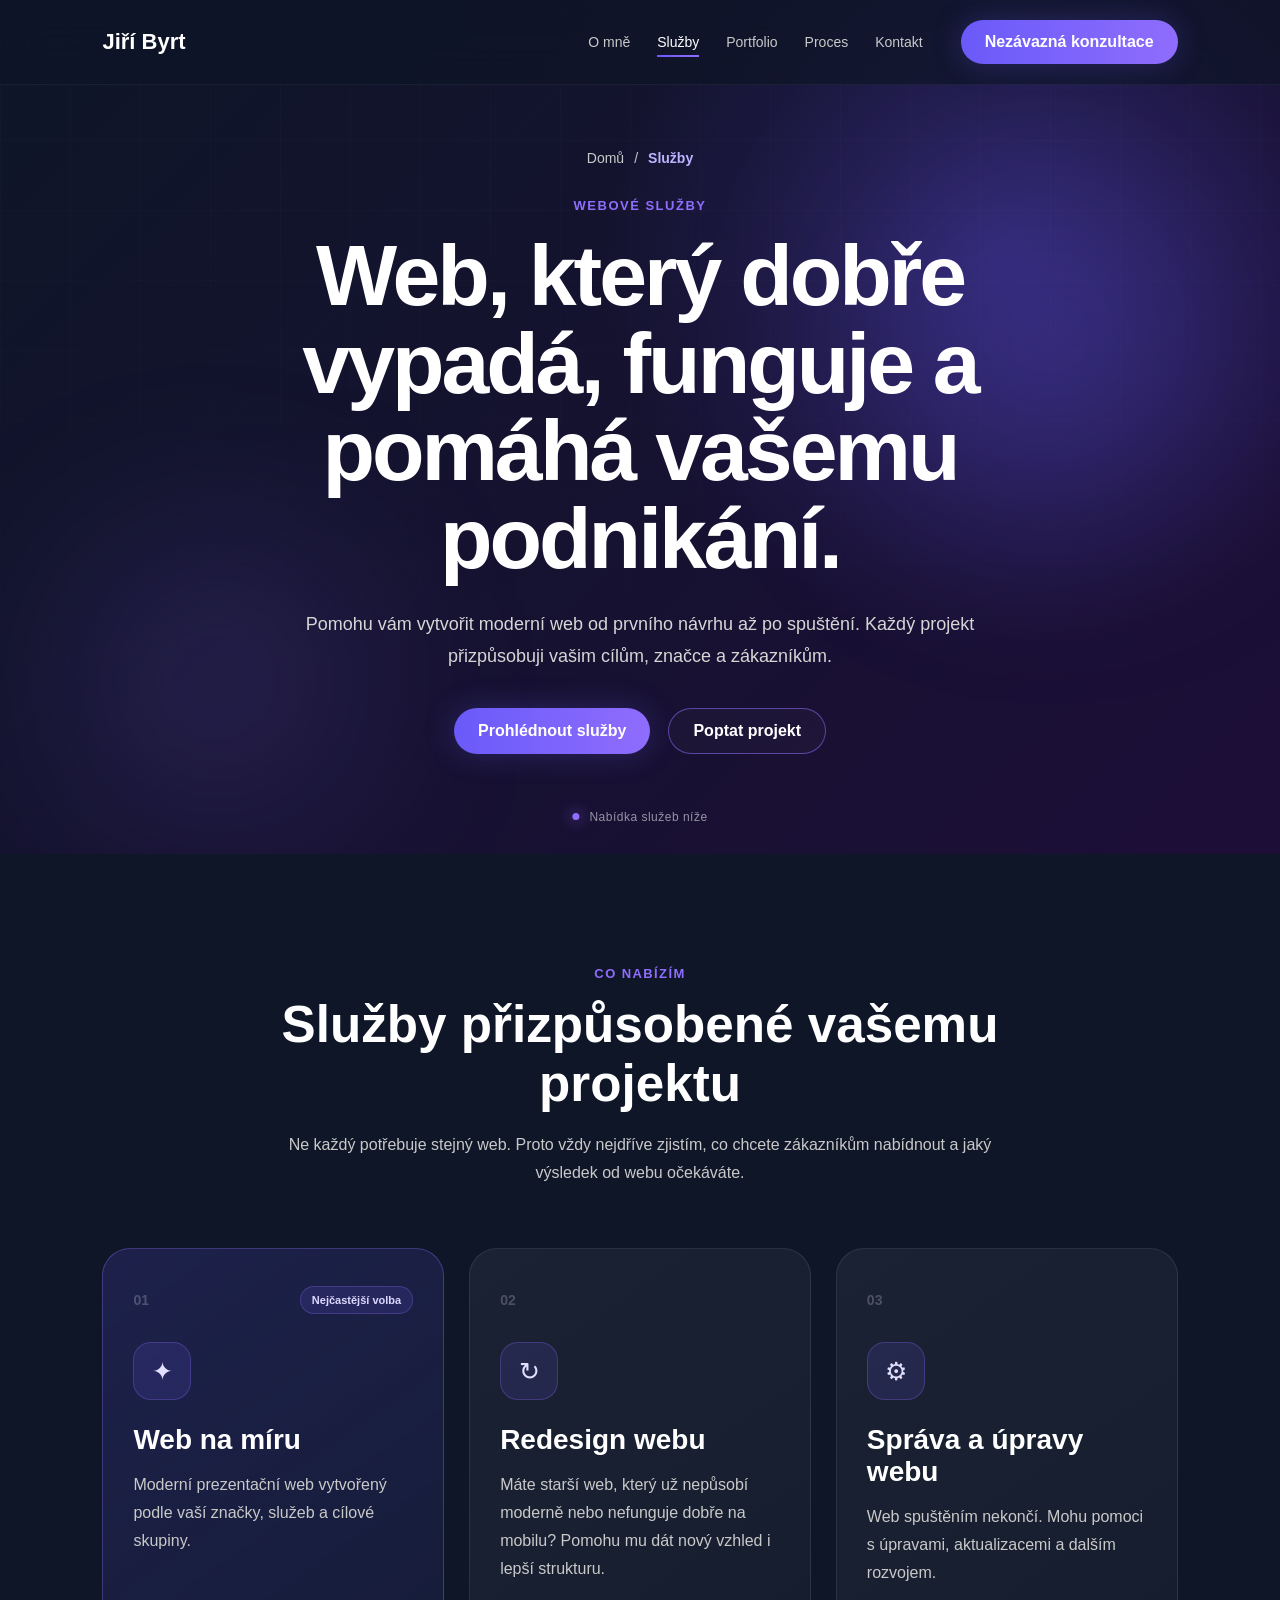
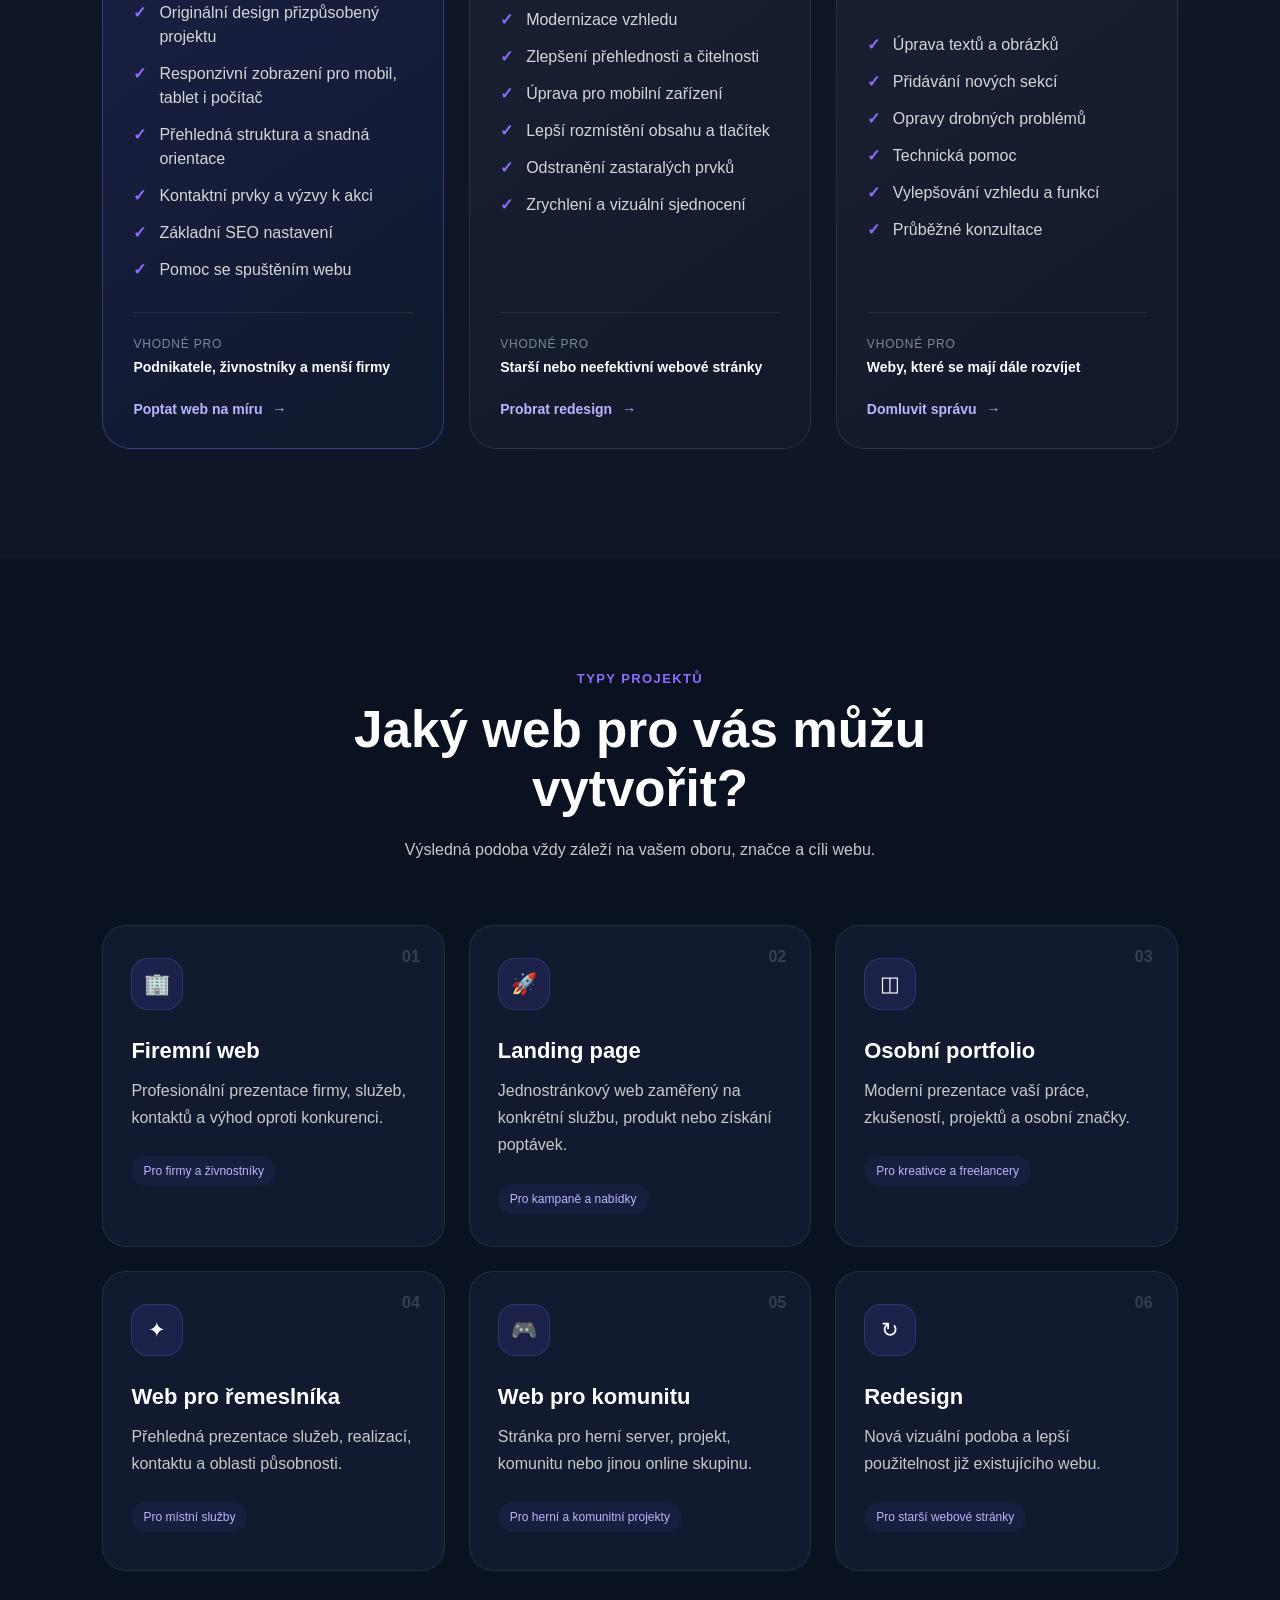
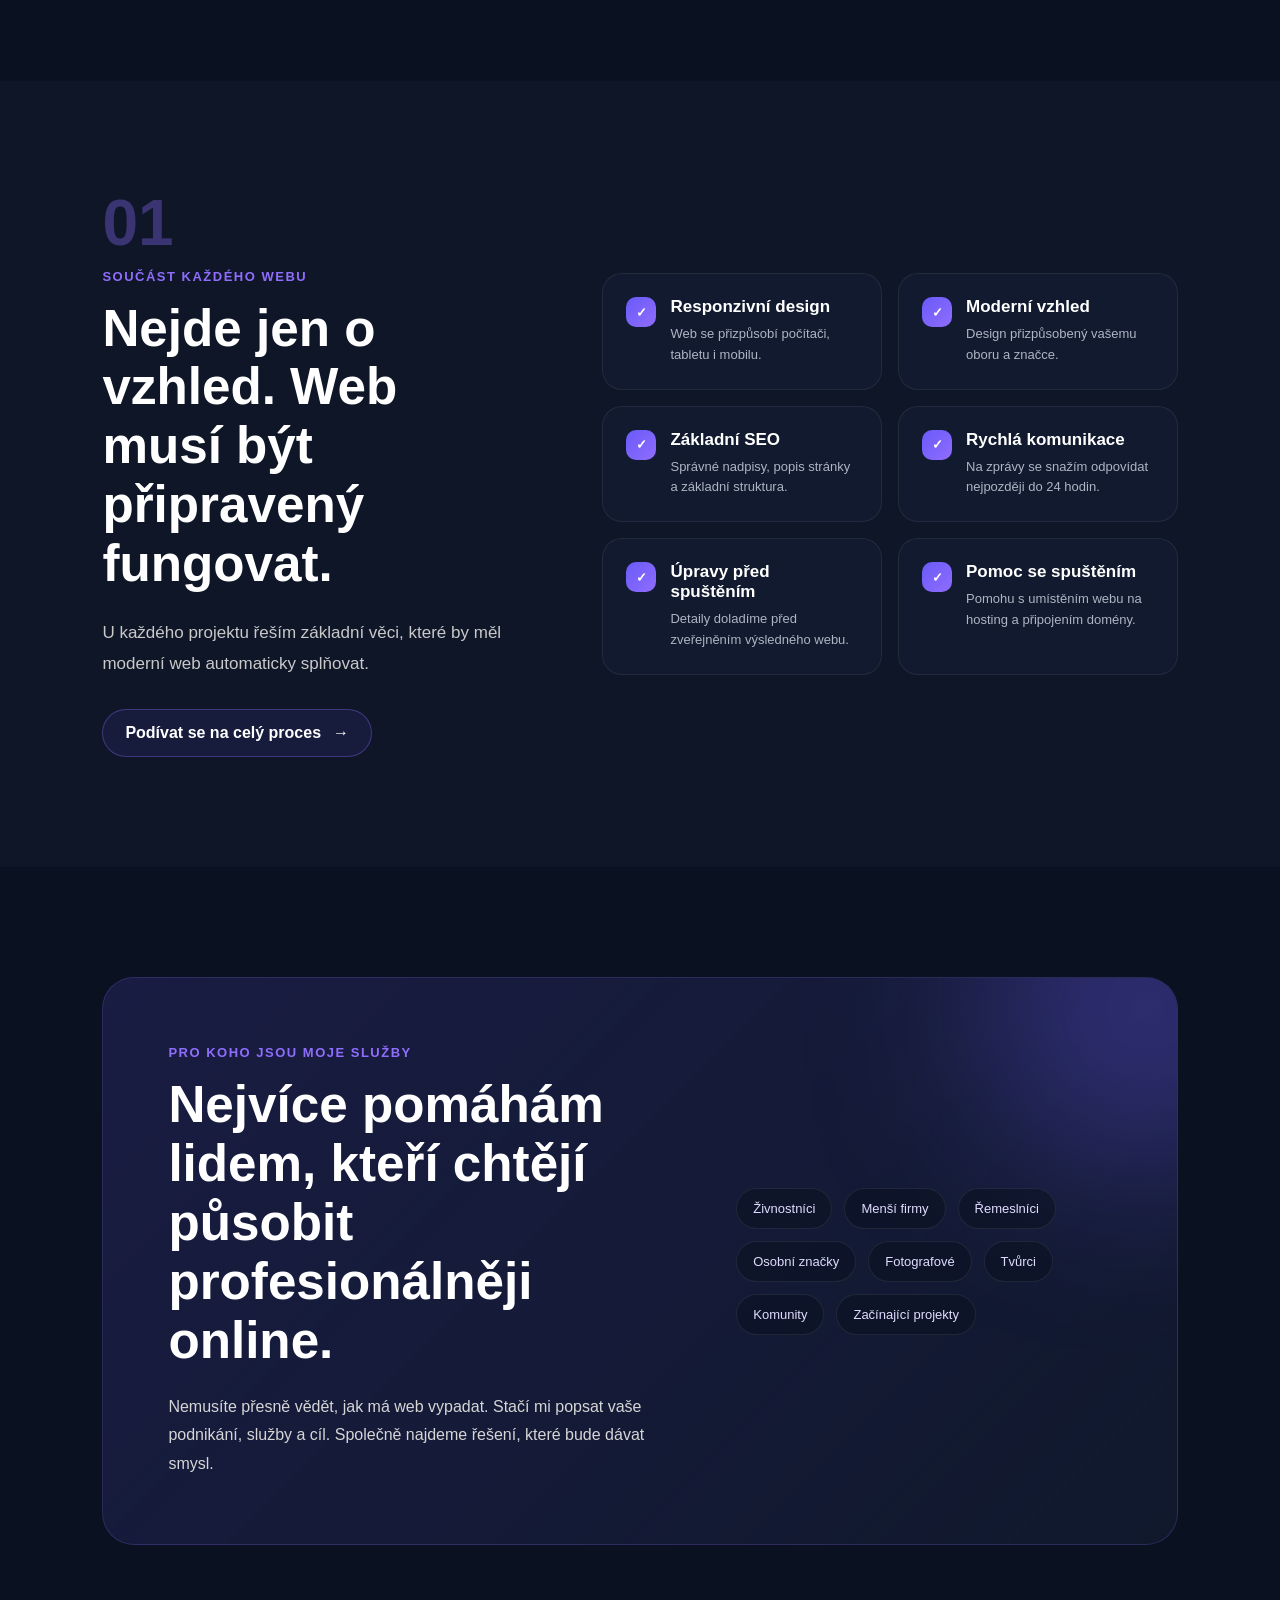
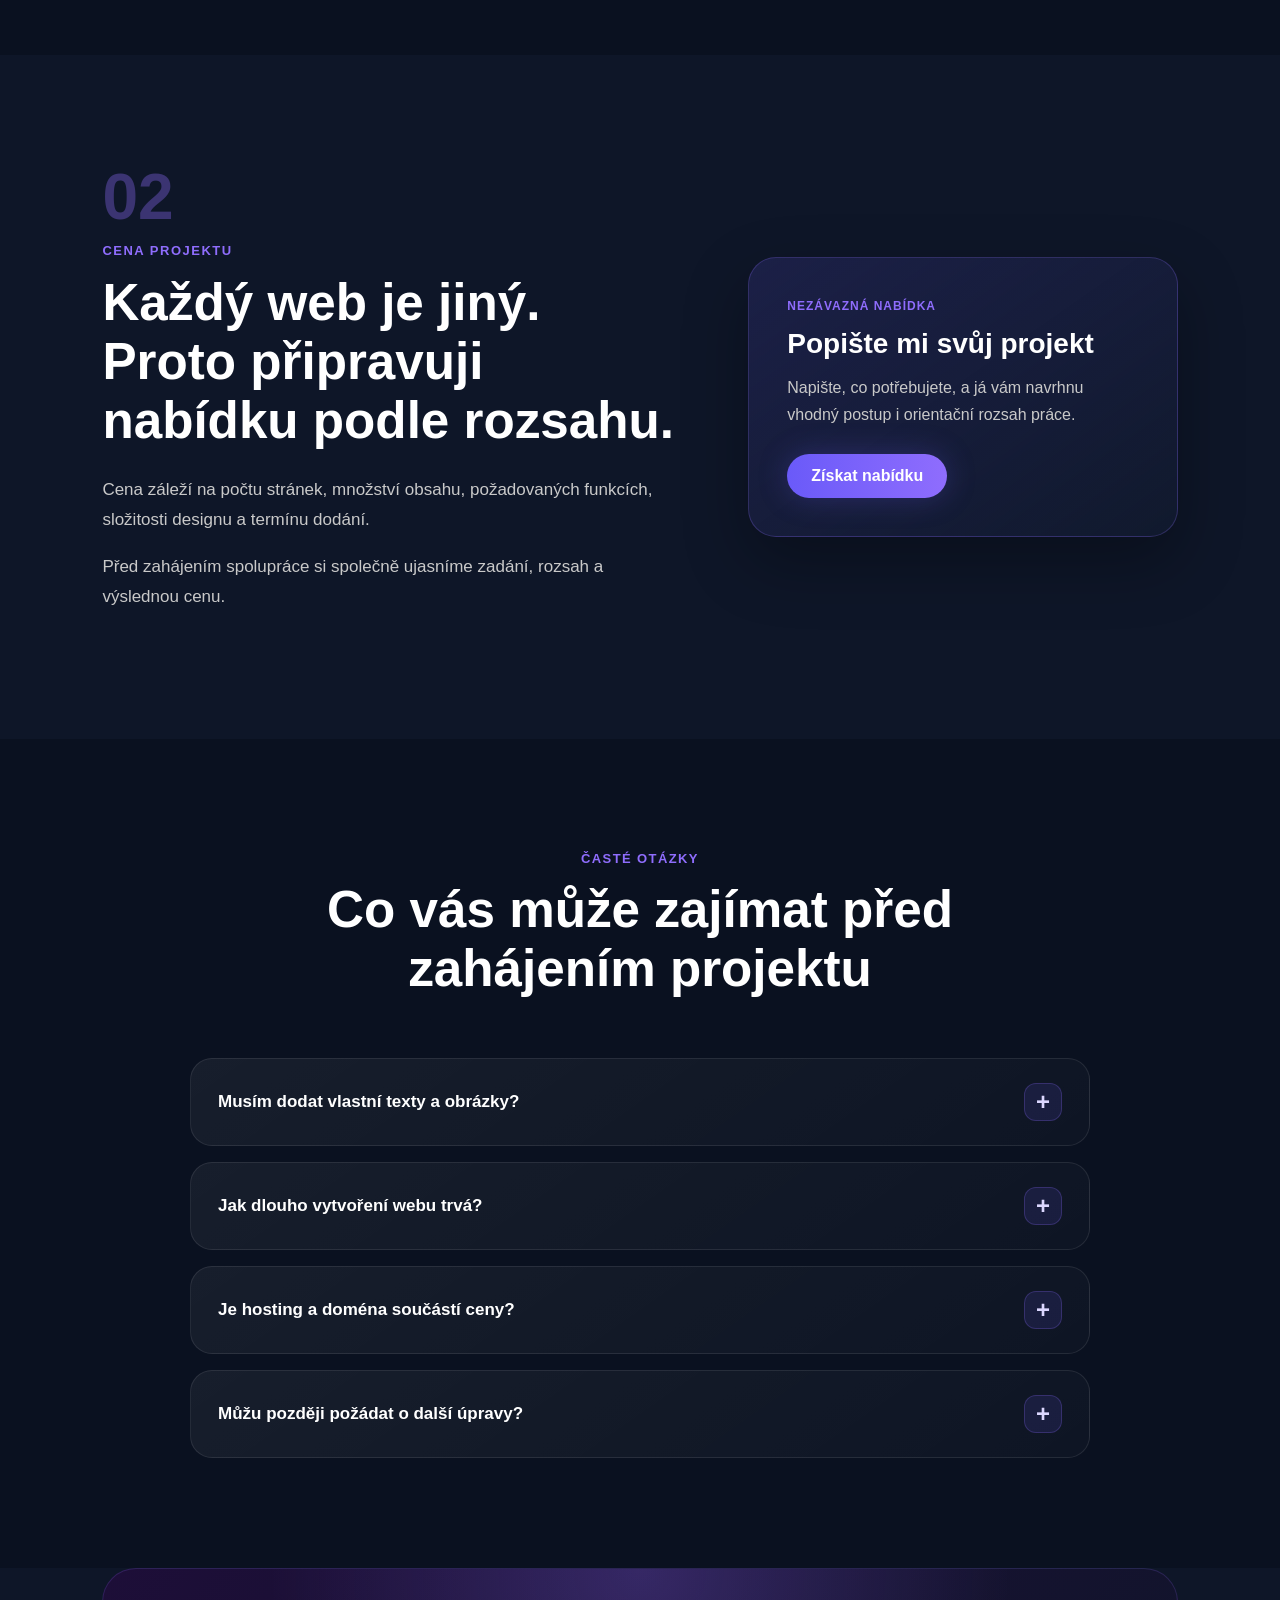
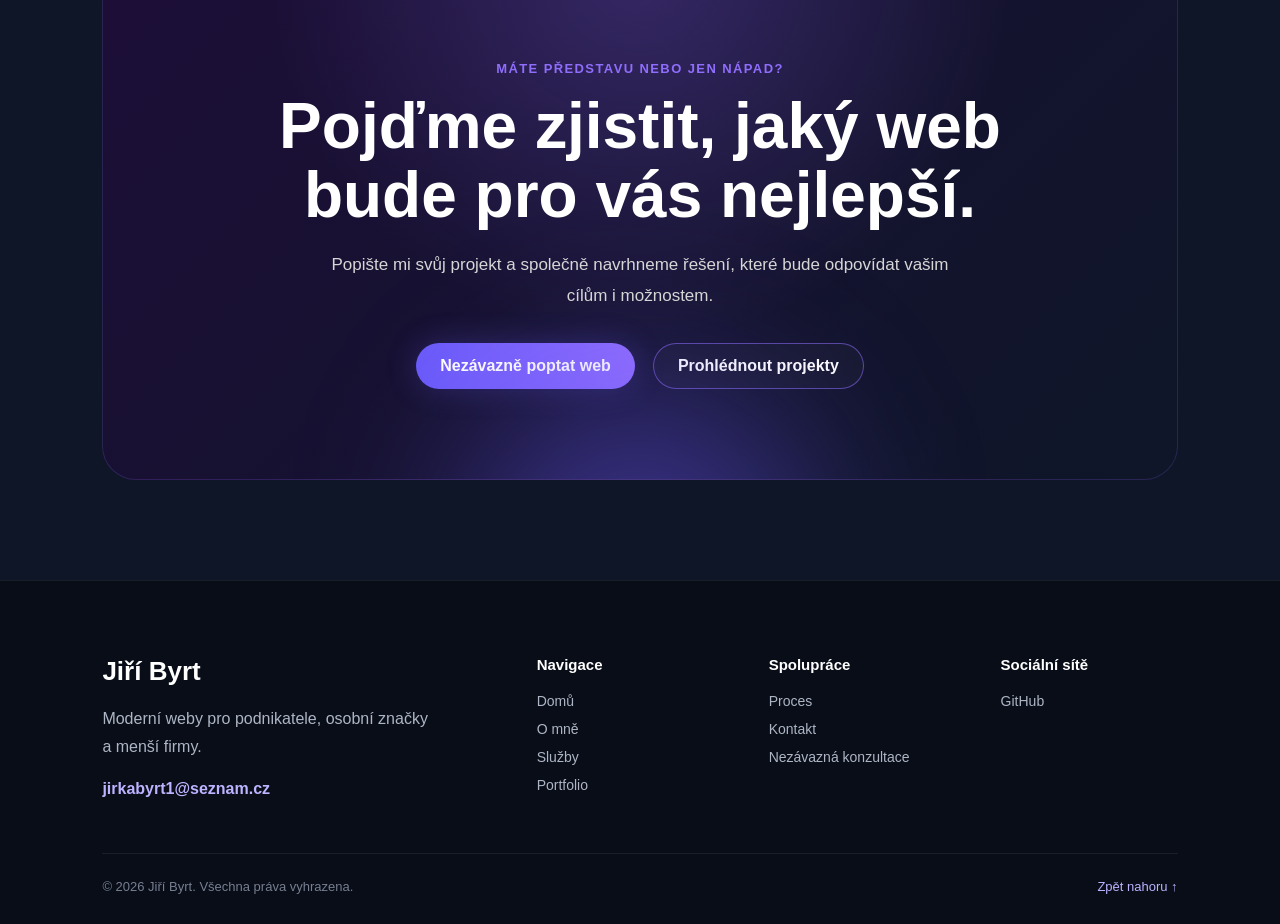
<file: services.html>
<!DOCTYPE html>
<html lang="cs">
<head>
    <meta charset="UTF-8">
    <meta name="viewport" content="width=device-width, initial-scale=1.0">

    <meta
        name="description"
        content="Tvorba moderních webů na míru, redesign starších stránek a následná správa webu. Služby Jiřího Byrta pro podnikatele, značky a menší firmy."
    >

    <title>Služby | Jiří Byrt</title>

    <link rel="stylesheet" href="css/components.css">
    <link rel="stylesheet" href="css/animations.css">
    <link rel="stylesheet" href="css/pages.css">
</head>

<body id="top">

<header class="navbar" id="navbar">
    <a href="index.html" class="logo">Jiří Byrt</a>

    <button
        class="hamburger"
        id="hamburger"
        aria-label="Otevřít navigaci"
        aria-expanded="false"
    >
        <span></span>
        <span></span>
        <span></span>
    </button>

    <nav class="nav-menu" id="nav-menu">
        <ul>
            <li><a href="about.html">O mně</a></li>
            <li><a href="services.html" class="active-link">Služby</a></li>
            <li><a href="portfolio.html">Portfolio</a></li>
            <li><a href="process.html">Proces</a></li>
            <li><a href="contact.html">Kontakt</a></li>
        </ul>

        <a class="cta-btn" href="contact.html">
            Nezávazná konzultace
        </a>
    </nav>
</header>

<main>

    <!-- HERO -->
    <section class="page-hero services-page-hero">
        <div class="page-blob page-blob-one"></div>
        <div class="page-blob page-blob-two"></div>

        <div class="page-hero-content reveal">
            <div class="breadcrumb">
                <a href="index.html">Domů</a>
                <span>/</span>
                <strong>Služby</strong>
            </div>

            <span class="page-label">Webové služby</span>

            <h1>
                Web, který dobře vypadá,
                funguje a pomáhá vašemu podnikání.
            </h1>

            <p>
                Pomohu vám vytvořit moderní web od prvního návrhu až po spuštění.
                Každý projekt přizpůsobuji vašim cílům, značce a zákazníkům.
            </p>

            <div class="page-hero-actions">
                <a href="#services-list" class="btn-primary">
                    Prohlédnout služby
                </a>

                <a href="contact.html" class="btn-secondary">
                    Poptat projekt
                </a>
            </div>
        </div>

        <div class="scroll-indicator">
            <span></span>
            Nabídka služeb níže
        </div>
    </section>

    <!-- HLAVNÍ SLUŽBY -->
    <section class="services-detail-section page-section reveal" id="services-list">
        <div class="section-heading">
            <span>Co nabízím</span>
            <h2>Služby přizpůsobené vašemu projektu</h2>
            <p>
                Ne každý potřebuje stejný web. Proto vždy nejdříve zjistím,
                co chcete zákazníkům nabídnout a jaký výsledek od webu očekáváte.
            </p>
        </div>

        <div class="services-detail-grid">

            <article class="service-detail-card featured-service">
                <div class="service-card-top">
                    <span class="service-number">01</span>
                    <span class="service-badge">Nejčastější volba</span>
                </div>

                <div class="service-detail-icon">✦</div>

                <h2>Web na míru</h2>

                <p class="service-lead">
                    Moderní prezentační web vytvořený podle vaší značky,
                    služeb a cílové skupiny.
                </p>

                <ul class="service-features">
                    <li>Originální design přizpůsobený projektu</li>
                    <li>Responzivní zobrazení pro mobil, tablet i počítač</li>
                    <li>Přehledná struktura a snadná orientace</li>
                    <li>Kontaktní prvky a výzvy k akci</li>
                    <li>Základní SEO nastavení</li>
                    <li>Pomoc se spuštěním webu</li>
                </ul>

                <div class="service-bottom">
                    <div>
                        <span>Vhodné pro</span>
                        <strong>Podnikatele, živnostníky a menší firmy</strong>
                    </div>

                    <a href="contact.html" class="service-link">
                        Poptat web na míru
                        <span>→</span>
                    </a>
                </div>
            </article>

            <article class="service-detail-card">
                <div class="service-card-top">
                    <span class="service-number">02</span>
                </div>

                <div class="service-detail-icon">↻</div>

                <h2>Redesign webu</h2>

                <p class="service-lead">
                    Máte starší web, který už nepůsobí moderně nebo nefunguje
                    dobře na mobilu? Pomohu mu dát nový vzhled i lepší strukturu.
                </p>

                <ul class="service-features">
                    <li>Modernizace vzhledu</li>
                    <li>Zlepšení přehlednosti a čitelnosti</li>
                    <li>Úprava pro mobilní zařízení</li>
                    <li>Lepší rozmístění obsahu a tlačítek</li>
                    <li>Odstranění zastaralých prvků</li>
                    <li>Zrychlení a vizuální sjednocení</li>
                </ul>

                <div class="service-bottom">
                    <div>
                        <span>Vhodné pro</span>
                        <strong>Starší nebo neefektivní webové stránky</strong>
                    </div>

                    <a href="contact.html" class="service-link">
                        Probrat redesign
                        <span>→</span>
                    </a>
                </div>
            </article>

            <article class="service-detail-card">
                <div class="service-card-top">
                    <span class="service-number">03</span>
                </div>

                <div class="service-detail-icon">⚙</div>

                <h2>Správa a úpravy webu</h2>

                <p class="service-lead">
                    Web spuštěním nekončí. Mohu pomoci s úpravami,
                    aktualizacemi a dalším rozvojem.
                </p>

                <ul class="service-features">
                    <li>Úprava textů a obrázků</li>
                    <li>Přidávání nových sekcí</li>
                    <li>Opravy drobných problémů</li>
                    <li>Technická pomoc</li>
                    <li>Vylepšování vzhledu a funkcí</li>
                    <li>Průběžné konzultace</li>
                </ul>

                <div class="service-bottom">
                    <div>
                        <span>Vhodné pro</span>
                        <strong>Weby, které se mají dále rozvíjet</strong>
                    </div>

                    <a href="contact.html" class="service-link">
                        Domluvit správu
                        <span>→</span>
                    </a>
                </div>
            </article>

        </div>
    </section>

    <!-- TYPY WEBŮ -->
    <section class="website-types-section page-section reveal">
        <div class="section-heading">
            <span>Typy projektů</span>
            <h2>Jaký web pro vás můžu vytvořit?</h2>
            <p>
                Výsledná podoba vždy záleží na vašem oboru, značce a cíli webu.
            </p>
        </div>

        <div class="website-types-grid">

            <article class="website-type-card">
                <span class="type-number">01</span>
                <div class="type-icon">🏢</div>
                <h3>Firemní web</h3>
                <p>
                    Profesionální prezentace firmy, služeb, kontaktů a výhod
                    oproti konkurenci.
                </p>
                <span class="type-label">Pro firmy a živnostníky</span>
            </article>

            <article class="website-type-card">
                <span class="type-number">02</span>
                <div class="type-icon">🚀</div>
                <h3>Landing page</h3>
                <p>
                    Jednostránkový web zaměřený na konkrétní službu,
                    produkt nebo získání poptávek.
                </p>
                <span class="type-label">Pro kampaně a nabídky</span>
            </article>

            <article class="website-type-card">
                <span class="type-number">03</span>
                <div class="type-icon">◫</div>
                <h3>Osobní portfolio</h3>
                <p>
                    Moderní prezentace vaší práce, zkušeností,
                    projektů a osobní značky.
                </p>
                <span class="type-label">Pro kreativce a freelancery</span>
            </article>

            <article class="website-type-card">
                <span class="type-number">04</span>
                <div class="type-icon">✦</div>
                <h3>Web pro řemeslníka</h3>
                <p>
                    Přehledná prezentace služeb, realizací,
                    kontaktu a oblasti působnosti.
                </p>
                <span class="type-label">Pro místní služby</span>
            </article>

            <article class="website-type-card">
                <span class="type-number">05</span>
                <div class="type-icon">🎮</div>
                <h3>Web pro komunitu</h3>
                <p>
                    Stránka pro herní server, projekt, komunitu
                    nebo jinou online skupinu.
                </p>
                <span class="type-label">Pro herní a komunitní projekty</span>
            </article>

            <article class="website-type-card">
                <span class="type-number">06</span>
                <div class="type-icon">↻</div>
                <h3>Redesign</h3>
                <p>
                    Nová vizuální podoba a lepší použitelnost
                    již existujícího webu.
                </p>
                <span class="type-label">Pro starší webové stránky</span>
            </article>

        </div>
    </section>

    <!-- CO JE V CENĚ -->
    <section class="included-section page-section reveal">
        <div class="included-layout">

            <div class="included-text">
                <span class="section-number">01</span>
                <span class="section-label">Součást každého webu</span>

                <h2>
                    Nejde jen o vzhled. Web musí být připravený fungovat.
                </h2>

                <p>
                    U každého projektu řeším základní věci,
                    které by měl moderní web automaticky splňovat.
                </p>

                <a href="process.html" class="section-btn">
                    Podívat se na celý proces
                    <span>→</span>
                </a>
            </div>

            <div class="included-list">

                <div class="included-item">
                    <span class="included-check">✓</span>
                    <div>
                        <h3>Responzivní design</h3>
                        <p>Web se přizpůsobí počítači, tabletu i mobilu.</p>
                    </div>
                </div>

                <div class="included-item">
                    <span class="included-check">✓</span>
                    <div>
                        <h3>Moderní vzhled</h3>
                        <p>Design přizpůsobený vašemu oboru a značce.</p>
                    </div>
                </div>

                <div class="included-item">
                    <span class="included-check">✓</span>
                    <div>
                        <h3>Základní SEO</h3>
                        <p>Správné nadpisy, popis stránky a základní struktura.</p>
                    </div>
                </div>

                <div class="included-item">
                    <span class="included-check">✓</span>
                    <div>
                        <h3>Rychlá komunikace</h3>
                        <p>Na zprávy se snažím odpovídat nejpozději do 24 hodin.</p>
                    </div>
                </div>

                <div class="included-item">
                    <span class="included-check">✓</span>
                    <div>
                        <h3>Úpravy před spuštěním</h3>
                        <p>Detaily doladíme před zveřejněním výsledného webu.</p>
                    </div>
                </div>

                <div class="included-item">
                    <span class="included-check">✓</span>
                    <div>
                        <h3>Pomoc se spuštěním</h3>
                        <p>Pomohu s umístěním webu na hosting a připojením domény.</p>
                    </div>
                </div>

            </div>
        </div>
    </section>

    <!-- PRO KOHO -->
    <section class="ideal-client-section page-section reveal">
        <div class="ideal-client-card">
            <div class="ideal-client-glow"></div>

            <div class="ideal-client-copy">
                <span class="section-label">Pro koho jsou moje služby</span>

                <h2>
                    Nejvíce pomáhám lidem, kteří chtějí působit profesionálněji online.
                </h2>

                <p>
                    Nemusíte přesně vědět, jak má web vypadat.
                    Stačí mi popsat vaše podnikání, služby a cíl.
                    Společně najdeme řešení, které bude dávat smysl.
                </p>
            </div>

            <div class="ideal-client-tags">
                <span>Živnostníci</span>
                <span>Menší firmy</span>
                <span>Řemeslníci</span>
                <span>Osobní značky</span>
                <span>Fotografové</span>
                <span>Tvůrci</span>
                <span>Komunity</span>
                <span>Začínající projekty</span>
            </div>
        </div>
    </section>

    <!-- CENA -->
    <section class="pricing-info-section page-section reveal">
        <div class="pricing-info-grid">

            <div class="pricing-main">
                <span class="section-number">02</span>
                <span class="section-label">Cena projektu</span>

                <h2>Každý web je jiný. Proto připravuji nabídku podle rozsahu.</h2>

                <p>
                    Cena záleží na počtu stránek, množství obsahu,
                    požadovaných funkcích, složitosti designu a termínu dodání.
                </p>

                <p>
                    Před zahájením spolupráce si společně ujasníme zadání,
                    rozsah a výslednou cenu.
                </p>
            </div>

            <div class="pricing-box">
                <span>Nezávazná nabídka</span>
                <h3>Popište mi svůj projekt</h3>
                <p>
                    Napište, co potřebujete, a já vám navrhnu vhodný postup
                    i orientační rozsah práce.
                </p>

                <a href="contact.html" class="btn-primary">
                    Získat nabídku
                </a>
            </div>

        </div>
    </section>

    <!-- FAQ SLUŽEB -->
<section class="services-faq-section page-section reveal">
    <div class="section-heading">
        <span>Časté otázky</span>

        <h2>
            Co vás může zajímat před zahájením projektu
        </h2>
    </div>

    <div class="services-faq">

        <article class="services-faq-item">
            <button
                class="services-faq-question"
                type="button"
                aria-expanded="false"
            >
                <span>Musím dodat vlastní texty a obrázky?</span>
                <span class="services-faq-icon">+</span>
            </button>

            <div class="services-faq-answer">
                <p>
                    Ideální je, když máte připravené základní informace
                    o své firmě a službách. S uspořádáním a úpravou textů
                    vám ale můžu pomoci.
                </p>
            </div>
        </article>

        <article class="services-faq-item">
            <button
                class="services-faq-question"
                type="button"
                aria-expanded="false"
            >
                <span>Jak dlouho vytvoření webu trvá?</span>
                <span class="services-faq-icon">+</span>
            </button>

            <div class="services-faq-answer">
                <p>
                    Záleží na rozsahu. Menší prezentační web může být hotový
                    během několika dní, větší projekt vyžaduje více času.
                </p>
            </div>
        </article>

        <article class="services-faq-item">
            <button
                class="services-faq-question"
                type="button"
                aria-expanded="false"
            >
                <span>Je hosting a doména součástí ceny?</span>
                <span class="services-faq-icon">+</span>
            </button>

            <div class="services-faq-answer">
                <p>
                    Hosting a doménu si obvykle hradí klient samostatně.
                    S výběrem a nastavením vám ale rád pomohu.
                </p>
            </div>
        </article>

        <article class="services-faq-item">
            <button
                class="services-faq-question"
                type="button"
                aria-expanded="false"
            >
                <span>Můžu později požádat o další úpravy?</span>
                <span class="services-faq-icon">+</span>
            </button>

            <div class="services-faq-answer">
                <p>
                    Ano. Web můžeme po spuštění dále upravovat,
                    rozšiřovat nebo dlouhodobě spravovat.
                </p>
            </div>
        </article>

    </div>
</section>

    <!-- CTA -->
    <section class="page-final-cta reveal">
        <div class="cta-glow"></div>

        <span>Máte představu nebo jen nápad?</span>

        <h2>Pojďme zjistit, jaký web bude pro vás nejlepší.</h2>

        <p>
            Popište mi svůj projekt a společně navrhneme řešení,
            které bude odpovídat vašim cílům i možnostem.
        </p>

        <div class="page-cta-buttons">
            <a href="contact.html" class="btn-primary">
                Nezávazně poptat web
            </a>

            <a href="portfolio.html" class="btn-secondary">
                Prohlédnout projekty
            </a>
        </div>
    </section>

</main>

<footer class="page-footer">
    <div class="footer-top">

        <div class="footer-brand">
            <a href="index.html" class="footer-logo">Jiří Byrt</a>

            <p>
                Moderní weby pro podnikatele,
                osobní značky a menší firmy.
            </p>

            <a href="mailto:jirkabyrt1@seznam.cz" class="footer-email">
                jirkabyrt1@seznam.cz
            </a>
        </div>

        <div class="footer-column">
            <h3>Navigace</h3>
            <a href="index.html">Domů</a>
            <a href="about.html">O mně</a>
            <a href="services.html">Služby</a>
            <a href="portfolio.html">Portfolio</a>
        </div>

        <div class="footer-column">
            <h3>Spolupráce</h3>
            <a href="process.html">Proces</a>
            <a href="contact.html">Kontakt</a>
            <a href="contact.html">Nezávazná konzultace</a>
        </div>

        <div class="footer-column">
            <h3>Sociální sítě</h3>
            <a href="https://github.com/jiribyrt" target="_blank" rel="noopener">GitHub</a>
        </div>

    </div>

    <div class="footer-bottom">
        <p>© 2026 Jiří Byrt. Všechna práva vyhrazena.</p>
        <a href="#top">Zpět nahoru ↑</a>
    </div>
</footer>

<script src="js/main.js"></script>
</body>
</html>
</file>
<file: css/style.css>
* {
    margin: 0;
    padding: 0;
    box-sizing: border-box;
}

html {
    scroll-behavior: smooth;
}

body {
    background: #0e1628;
    font-family: "Poppins", Arial, sans-serif;
    color: #fff;
    overflow-x: hidden;
}

a {
    text-decoration: none;
    color: inherit;
}

.navbar {
    width: 100%;
    padding: 20px 8%;
    background: rgba(14, 22, 40, 0.75);
    backdrop-filter: blur(18px);
    display: flex;
    justify-content: space-between;
    align-items: center;
    position: fixed;
    top: 0;
    z-index: 1000;
    transition: 0.3s ease;
}

.navbar.scrolled {
    box-shadow: 0 10px 30px rgba(0, 0, 0, 0.35);
    padding: 15px 8%;
}

.logo {
    font-size: 22px;
    font-weight: 700;
}

.nav-menu {
    display: flex;
    align-items: center;
    gap: 40px;
}

.nav-menu ul {
    display: flex;
    gap: 28px;
    list-style: none;
}

.nav-menu a {
    color: #d6d6d6;
    font-size: 15px;
    transition: 0.3s ease;
}

.nav-menu a:hover {
    color: #fff;
}

.cta-btn,
.btn-primary {
    padding: 13px 25px;
    background: linear-gradient(90deg, #6a5af9, #8f6dfd);
    border-radius: 30px;
    color: #fff !important;
    font-weight: 700;
    display: inline-block;
    transition: 0.3s ease;
    box-shadow: 0 0 25px rgba(106, 90, 249, 0.25);
}

.cta-btn:hover,
.btn-primary:hover {
    transform: translateY(-3px) scale(1.04);
    box-shadow: 0 0 35px rgba(106, 90, 249, 0.65);
}

.btn-secondary {
    padding: 13px 25px;
    border: 2px solid #6a5af9;
    border-radius: 30px;
    color: #fff;
    font-weight: 700;
    display: inline-block;
    transition: 0.3s ease;
}

.btn-secondary:hover {
    transform: translateY(-3px) scale(1.04);
    background: rgba(106, 90, 249, 0.15);
    box-shadow: 0 0 25px rgba(106, 90, 249, 0.35);
}

.hamburger {
    display: none;
    flex-direction: column;
    gap: 5px;
    cursor: pointer;
    z-index: 1001;
}

.hamburger span {
    width: 28px;
    height: 3px;
    background: #fff;
    border-radius: 10px;
}

.hero-section {
    min-height: 100vh;
    padding: 95px 8% 60px;
    background: linear-gradient(135deg, #0e1628 0%, #1f0e3c 100%);
    display: flex;
    flex-direction: column;
    justify-content: center;
    position: relative;
    overflow: hidden;
}

.blob {
    position: absolute;
    width: 320px;
    height: 320px;
    background: rgba(106, 90, 249, 0.25);
    border-radius: 50%;
    filter: blur(80px);
    animation: floatBlob 8s ease-in-out infinite alternate;
}

.blob-one {
    top: 120px;
    right: 10%;
}

.blob-two {
    bottom: 80px;
    left: 5%;
    background: rgba(143, 109, 253, 0.2);
}

@keyframes floatBlob {
    from {
        transform: translateY(0) translateX(0);
    }

    to {
        transform: translateY(-35px) translateX(30px);
    }
}

.hero-content {
    width: 100%;
    max-width: 1250px;
    margin: 0 auto;
    display: flex;
    align-items: center;
    gap: 70px;
    position: relative;
    z-index: 2;
}

.hero-text,
.hero-visual {
    flex: 1;
}

.badge {
    display: inline-block;
    padding: 9px 16px;
    background: rgba(255, 255, 255, 0.08);
    border: 1px solid rgba(255, 255, 255, 0.12);
    border-radius: 30px;
    color: #cfc8ff;
    margin-bottom: 20px;
    font-size: 14px;
}

.hero-text h1 {
    font-size: clamp(42px, 6vw, 72px);
    line-height: 1.05;
    margin-bottom: 25px;
    letter-spacing: -2px;
}

.hero-text p {
    color: #d6d6d6;
    font-size: 18px;
    line-height: 1.7;
    max-width: 600px;
    margin-bottom: 35px;
}

.hero-buttons {
    display: flex;
    gap: 18px;
    flex-wrap: wrap;
    margin-bottom: 28px;
}

.trust-line {
    display: flex;
    gap: 18px;
    flex-wrap: wrap;
    color: #c9c9c9;
    font-size: 14px;
}

.trust-line span::before {
    content: "✓ ";
    color: #43d88c;
}

.hero-visual {
    position: relative;
}

.browser-mockup {
    width: 100%;
    min-height: 420px;
    margin-top:-20px;
    background: rgba(17, 26, 46, 0.9);
    border: 1px solid rgba(255, 255, 255, 0.12);
    border-radius: 24px;
    overflow: hidden;
    box-shadow: 0 30px 80px rgba(0, 0, 0, 0.35);
    transform: perspective(900px) rotateY(-8deg) rotateX(3deg);
}

.browser-top {
    height: 55px;
    background: #151f35;
    display: flex;
    align-items: center;
    gap: 9px;
    padding: 0 20px;
}

.browser-top span {
    width: 12px;
    height: 12px;
    border-radius: 50%;
    background: #6a5af9;
}

.browser-top span:nth-child(2) {
    background: #ff5c5c;
}

.browser-top span:nth-child(3) {
    background: #43d88c;
}

.mockup-content {
    padding: 30px;
}

.mockup-nav {
    width: 70%;
    height: 18px;
    background: linear-gradient(90deg, #6a5af9, transparent);
    border-radius: 20px;
    margin-bottom: 35px;
}

.mockup-hero {
    width: 100%;
    height: 150px;
    background: linear-gradient(135deg, #6a5af9, #8f6dfd);
    border-radius: 22px;
    margin-bottom: 25px;
}

.mockup-grid {
    display: grid;
    grid-template-columns: repeat(3, 1fr);
    gap: 18px;
}

.mockup-grid div {
    height: 95px;
    background: #222a44;
    border-radius: 18px;
}

.floating-card {
    position: absolute;
    background: rgba(14, 22, 40, 0.9);
    backdrop-filter: blur(14px);
    border: 1px solid rgba(255, 255, 255, 0.12);
    border-radius: 18px;
    padding: 18px 22px;
    box-shadow: 0 20px 40px rgba(0, 0, 0, 0.35);
    animation: floatCard 4s ease-in-out infinite alternate;
}

.floating-card strong {
    display: block;
    font-size: 26px;
}

.floating-card span {
    color: #d6d6d6;
    font-size: 14px;
}

.card-one {
    top: 35px;
    left: -35px;
}

.card-two {
    bottom: 35px;
    right: -25px;
}

@keyframes floatCard {
    from {
        transform: translateY(0);
    }

    to {
        transform: translateY(-18px);
    }
}

body > section:not(.hero-section) {
    padding: 100px 8%;
}

.section-heading {
    text-align: center;
    max-width: 750px;
    margin: 0 auto 55px;
}

.section-heading span {
    color: #8f6dfd;
    font-weight: 700;
    text-transform: uppercase;
    letter-spacing: 1px;
    font-size: 13px;
}

.section-heading h2 {
    font-size: clamp(32px, 4vw, 48px);
    margin: 12px 0 18px;
}

.section-heading p {
    color: #d6d6d6;
    line-height: 1.7;
}

/* ---------- STATISTIKY V HERO SEKCI ---------- */

.stats-section {
    width: 100%;
    max-width: 1250px;
    margin: 45px auto 0;
    padding: 0 !important;
    background: transparent;
    position: relative;
    z-index: 25;
}

.stats-card {
    width: 100%;
    padding: 16px 18px;
    display: grid;
    grid-template-columns: repeat(4, 1fr);
    gap: 0;
    background: rgba(17, 26, 46, 0.48);
    backdrop-filter: blur(24px);
    -webkit-backdrop-filter: blur(24px);
    border: 1px solid rgba(143, 109, 253, 0.22);
    border-radius: 24px;
    box-shadow:
        0 25px 60px rgba(0, 0, 0, 0.28),
        0 0 40px rgba(106, 90, 249, 0.14);
    overflow: hidden;
    position: relative;
    transition: 0.35s ease;
}

.stats-card:hover {
    transform: translateY(-4px);
    box-shadow:
        0 35px 80px rgba(0, 0, 0, 0.36),
        0 0 65px rgba(106, 90, 249, 0.22);
}

.stats-card::before {
    content: "";
    position: absolute;
    inset: 0;
    background: linear-gradient(
        90deg,
        transparent,
        rgba(255, 255, 255, 0.07),
        transparent
    );
    transform: translateX(-100%);
    animation: statsShine 9s linear infinite;
}

.stats-card::after {
    content: "";
    position: absolute;
    inset: 0;
    background:
        radial-gradient(circle at 20% 30%, rgba(255,255,255,.05), transparent 40%),
        radial-gradient(circle at 80% 70%, rgba(106,90,249,.16), transparent 45%);
    pointer-events: none;
}

@keyframes statsShine {
    0% {
        transform: translateX(-100%);
    }

    45%, 100% {
        transform: translateX(100%);
    }
}

.stat {
    text-align: center;
    padding: 14px 10px;
    background: transparent;
    border-radius: 0;
    border: none;
    position: relative;
    z-index: 2;
    animation: statPop 0.8s ease both;
}

.stat:nth-child(1) {
    animation-delay: 0.1s;
}

.stat:nth-child(2) {
    animation-delay: 0.22s;
}

.stat:nth-child(3) {
    animation-delay: 0.34s;
}

.stat:nth-child(4) {
    animation-delay: 0.46s;
}

@keyframes statPop {
    from {
        opacity: 0;
        transform: translateY(18px) scale(0.96);
    }

    to {
        opacity: 1;
        transform: translateY(0) scale(1);
    }
}

.stat:not(:last-child)::after {
    content: "";
    position: absolute;
    right: 0;
    top: 24%;
    width: 1px;
    height: 52%;
    background: rgba(255, 255, 255, 0.1);
}

.stat h2 {
    font-size: 29px;
    margin-bottom: 4px;
    line-height: 1;
    background: linear-gradient(90deg, #fff, #c8bfff);
    -webkit-background-clip: text;
    -webkit-text-fill-color: transparent;
}

.stat p {
    color: #d6d6d6;
    font-size: 13px;
}

/* ---------- O MNĚ ---------- */

.about-section {
    background: #0e1628;
    position: relative;
    overflow: hidden;
}

.about-section::before {
    content: "";
    position: absolute;
    width: 350px;
    height: 350px;
    right: -120px;
    top: 80px;
    background: rgba(106, 90, 249, 0.22);
    border-radius: 50%;
    filter: blur(85px);
}

.about-container {
    max-width: 1200px;
    margin: 0 auto;
    display: grid;
    grid-template-columns: 1.4fr 0.8fr;
    gap: 55px;
    align-items: center;
    position: relative;
    z-index: 2;
}

.about-text > span {
    color: #8f6dfd;
    font-weight: 700;
    text-transform: uppercase;
    letter-spacing: 1px;
    font-size: 13px;
}

.about-text h2 {
    font-size: clamp(32px, 4vw, 52px);
    line-height: 1.15;
    margin: 15px 0 25px;
}

.about-text p {
    color: #d6d6d6;
    line-height: 1.8;
    margin-bottom: 18px;
    font-size: 17px;
}

.about-tags {
    display: flex;
    flex-wrap: wrap;
    gap: 12px;
    margin-top: 28px;
}

.about-tags span {
    padding: 10px 16px;
    background: rgba(106, 90, 249, 0.13);
    border: 1px solid rgba(106, 90, 249, 0.35);
    border-radius: 30px;
    color: #dcd7ff;
    font-size: 14px;
    transition: 0.3s ease;
}

.about-tags span:hover {
    transform: translateY(-4px);
    background: rgba(106, 90, 249, 0.25);
    box-shadow: 0 12px 25px rgba(106, 90, 249, 0.2);
}

.about-card {
    background:
        linear-gradient(145deg, rgba(255,255,255,0.08), rgba(255,255,255,0.02));
    border: 1px solid rgba(255,255,255,0.12);
    border-radius: 30px;
    padding: 38px;
    text-align: center;
    box-shadow: 0 25px 70px rgba(0,0,0,0.35);
    position: relative;
    overflow: hidden;
    transition: 0.4s ease;
}

.about-card::before {
    content: "";
    position: absolute;
    width: 180px;
    height: 180px;
    top: -70px;
    right: -70px;
    background: rgba(143, 109, 253, 0.35);
    filter: blur(55px);
    border-radius: 50%;
}

.about-card:hover {
    transform: translateY(-10px) rotate(1deg);
    box-shadow: 0 35px 90px rgba(0,0,0,0.45);
}

.about-avatar {
    width: 125px;
    height: 125px;
    margin: 0 auto 24px;
    border-radius: 50%;
    background: linear-gradient(135deg, #6a5af9, #8f6dfd);
    display: flex;
    align-items: center;
    justify-content: center;
    font-size: 42px;
    font-weight: 800;
    box-shadow: 0 0 45px rgba(106, 90, 249, 0.55);
    position: relative;
    z-index: 2;
}

.about-card h3 {
    font-size: 26px;
    margin-bottom: 8px;
    position: relative;
    z-index: 2;
}

.about-card p {
    color: #c9c9c9;
    position: relative;
    z-index: 2;
}

.about-mini-stats {
    display: grid;
    grid-template-columns: repeat(2, 1fr);
    gap: 14px;
    margin-top: 30px;
    position: relative;
    z-index: 2;
}

.about-mini-stats div {
    background: rgba(14, 22, 40, 0.8);
    padding: 18px 12px;
    border-radius: 18px;
    border: 1px solid rgba(255,255,255,0.08);
}

.about-mini-stats strong {
    display: block;
    font-size: 22px;
}

.about-mini-stats span {
    color: #c9c9c9;
    font-size: 13px;
}

/* ---------- SLUŽBY / PORTFOLIO / REFERENCE ---------- */

.services-section,
.process-section,
.faq-section {
    background: #0b1221;
}

.service-grid,
.portfolio-grid,
.testimonial-grid {
    display: grid;
    grid-template-columns: repeat(3, 1fr);
    gap: 28px;
    max-width: 1200px;
    margin: 0 auto;
}

.service-card,
.testimonial-card,
.faq-item {
    background: #111a2e;
    border-radius: 22px;
    padding: 32px;
    border: 1px solid rgba(255, 255, 255, 0.08);
    transition: 0.3s ease;
}

.service-card:hover,
.testimonial-card:hover {
    transform: translateY(-8px);
    border-color: rgba(106, 90, 249, 0.5);
    box-shadow: 0 20px 45px rgba(0, 0, 0, 0.25);
}

.service-card h3,
.portfolio-info h3 {
    margin-bottom: 12px;
    font-size: 22px;
}

.service-card p,
.portfolio-info p,
.testimonial-card p {
    color: #d6d6d6;
    line-height: 1.7;
}

.portfolio-section {
    background: #0e1628;
}

.portfolio-card {
    background: #111a2e;
    border-radius: 24px;
    overflow: hidden;
    transition: 0.35s ease;
    border: 1px solid rgba(255, 255, 255, 0.08);
    position: relative;
}

.portfolio-card:hover {
    transform: translateY(-12px) scale(1.015);
    box-shadow: 0 28px 70px rgba(0, 0, 0, 0.42);
    border-color: rgba(106, 90, 249, 0.45);
}

.portfolio-img {
    height: 190px;
    overflow: hidden;
    position: relative;
    background: #111a2e;
}

.portfolio-img img {
    width: 100%;
    height: 100%;
    object-fit: cover;
    display: block;
    transition: 0.5s ease;
}

.portfolio-card:hover .portfolio-img img {
    transform: scale(1.08);
    filter: brightness(0.55);
}

.portfolio-overlay {
    position: absolute;
    inset: 0;
    background: rgba(8, 13, 24, 0.38);
    display: flex;
    justify-content: center;
    align-items: center;
    opacity: 0;
    transition: 0.35s ease;
}

.portfolio-card:hover .portfolio-overlay {
    opacity: 1;
}

.portfolio-overlay a {
    padding: 12px 22px;
    background: linear-gradient(90deg, #6a5af9, #8f6dfd);
    border-radius: 999px;
    color: #fff;
    font-weight: 800;
    font-size: 14px;
    transform: translateY(12px);
    transition: 0.35s ease;
    box-shadow: 0 0 30px rgba(106, 90, 249, 0.5);
}

.portfolio-card:hover .portfolio-overlay a {
    transform: translateY(0);
}

.project-category,
.project-year {
    position: absolute;
    top: 14px;
    z-index: 3;
    padding: 7px 12px;
    background: rgba(8, 13, 24, 0.72);
    backdrop-filter: blur(10px);
    border: 1px solid rgba(255, 255, 255, 0.14);
    border-radius: 999px;
    font-size: 12px;
    font-weight: 700;
    color: #fff;
}

.project-category {
    left: 14px;
}

.project-year {
    right: 14px;
}

.portfolio-info {
    padding: 28px;
}

.portfolio-info h3 {
    margin-bottom: 12px;
    font-size: 23px;
}

.portfolio-info p {
    color: #d6d6d6;
    line-height: 1.7;
    margin-bottom: 18px;
}

.project-tags {
    display: flex;
    flex-wrap: wrap;
    gap: 9px;
    margin-bottom: 20px;
}

.project-tags span {
    padding: 7px 11px;
    background: rgba(106, 90, 249, 0.13);
    border: 1px solid rgba(106, 90, 249, 0.32);
    border-radius: 999px;
    color: #dcd7ff;
    font-size: 12px;
    font-weight: 700;
}

.portfolio-info > a {
    display: inline-block;
    color: #8f6dfd;
    font-weight: 800;
    transition: 0.3s ease;
}

.portfolio-info > a:hover {
    color: #fff;
    transform: translateX(5px);
}

/* ---------- PROCES ---------- */

.process-section {
    position: relative;
    overflow: hidden;
}

.process-section::before {
    content: "";
    position: absolute;
    width: 520px;
    height: 520px;
    top: 50px;
    left: 50%;
    transform: translateX(-50%);
    background: radial-gradient(circle, rgba(106, 90, 249, 0.18), transparent 65%);
    filter: blur(45px);
}

.steps {
    max-width: 1200px;
    margin: 0 auto;
    display: grid;
    grid-template-columns: repeat(5, 1fr);
    gap: 24px;
    position: relative;
    z-index: 2;
}

.step {
    background: rgba(17, 26, 46, 0.85);
    border: 1px solid rgba(255, 255, 255, 0.08);
    border-radius: 24px;
    padding: 32px 18px;
    text-align: center;
    position: relative;
    overflow: hidden;
    transition: 0.35s ease;
}

.step::before {
    content: "";
    position: absolute;
    inset: 0;
    background: radial-gradient(circle at top, rgba(106, 90, 249, 0.22), transparent 55%);
    opacity: 0;
    transition: 0.35s ease;
}

.step:hover {
    transform: translateY(-8px);
    border-color: rgba(106, 90, 249, 0.55);
    box-shadow: 0 22px 50px rgba(0, 0, 0, 0.35);
}

.step:hover::before {
    opacity: 1;
}

.circle {
    width: 72px;
    height: 72px;
    border-radius: 22px;
    background: #0e1628;
    border: 1px solid rgba(255,255,255,0.12);
    display: flex;
    align-items: center;
    justify-content: center;
    margin: 0 auto 18px;
    position: relative;
    z-index: 2;
    transition: 0.35s ease;
}

.circle span {
    font-size: 24px;
    font-weight: 800;
    position: relative;
    z-index: 2;
}

.circle.active {
    border-color: rgba(106, 90, 249, 0.9);
    background: linear-gradient(135deg, #6a5af9, #8f6dfd);
    box-shadow: 0 0 28px rgba(106, 90, 249, 0.65);
    transform: scale(1.08);
}

.circle.active::before {
    content: "";
    position: absolute;
    inset: -9px;
    border-radius: 28px;
    background: linear-gradient(135deg, rgba(106, 90, 249, 0.7), rgba(143, 109, 253, 0.1));
    z-index: -1;
    opacity: 0.55;
    animation: pulseGlow 1.5s ease-in-out infinite;
}

@keyframes pulseGlow {
    0% {
        transform: scale(0.92);
        opacity: 0.35;
    }

    50% {
        transform: scale(1.08);
        opacity: 0.75;
    }

    100% {
        transform: scale(0.92);
        opacity: 0.35;
    }
}

.step h3 {
    margin-bottom: 8px;
    position: relative;
    z-index: 2;
}

.step p {
    color: #c9c9c9;
    font-size: 14px;
    line-height: 1.5;
    position: relative;
    z-index: 2;
}

.testimonials-section {
    background: #0e1628;
}

.testimonial-grid {
    grid-template-columns: repeat(2, 1fr);
}

.testimonial-card strong {
    display: inline-block;
    margin-top: 20px;
}

.faq {
    max-width: 850px;
    margin: 0 auto;
    display: flex;
    flex-direction: column;
    gap: 16px;
}

.faq-item {
    padding: 0;
    overflow: hidden;
}

.faq-item button {
    width: 100%;
    background: none;
    border: none;
    color: #fff;
    padding: 24px 28px;
    font-size: 17px;
    font-weight: 700;
    text-align: left;
    cursor: pointer;
}

.faq-item p {
    max-height: 0;
    overflow: hidden;
    color: #d6d6d6;
    line-height: 1.7;
    padding: 0 28px;
    transition: 0.3s ease;
}

.faq-item.active p {
    max-height: 200px;
    padding: 0 28px 24px;
}

.final-cta {
    text-align: center;
    background: linear-gradient(135deg, #1f0e3c, #0e1628);
}

.final-cta h2 {
    font-size: clamp(34px, 5vw, 58px);
    margin-bottom: 16px;
}

.final-cta p {
    color: #d6d6d6;
    margin-bottom: 32px;
    font-size: 18px;
}

/* ---------- FOOTER ---------- */

.footer {
    padding: 55px 8%;
    background: #080d18;
    border-top: 1px solid rgba(255, 255, 255, 0.08);
    display: grid;
    grid-template-columns: 1.2fr 1fr;
    gap: 40px;
    align-items: center;
    color: #c9c9c9;
    position: relative;
    overflow: hidden;
}

.footer::before {
    content: "";
    position: absolute;
    width: 280px;
    height: 280px;
    right: -100px;
    bottom: -140px;
    background: rgba(106, 90, 249, 0.22);
    border-radius: 50%;
    filter: blur(75px);
}

.footer p {
    position: relative;
    z-index: 2;
    line-height: 1.6;
}

.footer p::before {
    content: "Jiří Byrt";
    display: block;
    color: #fff;
    font-size: 22px;
    font-weight: 800;
    margin-bottom: 8px;
}

.socials {
    position: relative;
    z-index: 2;
    display: flex;
    justify-content: flex-end;
    gap: 14px;
    flex-wrap: wrap;
}

.socials a {
    padding: 11px 18px;
    background: rgba(255, 255, 255, 0.06);
    border: 1px solid rgba(255, 255, 255, 0.1);
    border-radius: 999px;
    color: #d6d6d6;
    font-size: 14px;
    transition: 0.3s ease;
}

.socials a:hover {
    color: #fff;
    background: rgba(106, 90, 249, 0.22);
    border-color: rgba(106, 90, 249, 0.55);
    transform: translateY(-4px);
    box-shadow: 0 14px 30px rgba(106, 90, 249, 0.25);
}

.reveal {
    opacity: 0;
    transform: translateY(35px);
    transition: 0.8s ease;
}

.reveal.active {
    opacity: 1;
    transform: translateY(0);
}

/* ---------- RESPONSIVITA ---------- */

@media(max-width: 1000px) {
    .hero-content,
    .about-container {
        flex-direction: column;
        grid-template-columns: 1fr;
        text-align: center;
    }

    .hero-text p,
    .section-heading {
        margin-left: auto;
        margin-right: auto;
    }

    .hero-buttons,
    .trust-line,
    .about-tags {
        justify-content: center;
    }

    .browser-mockup {
        transform: none;
    }

    .service-grid,
    .portfolio-grid,
    .steps {
        grid-template-columns: repeat(2, 1fr);
    }

    .stats-card {
        grid-template-columns: repeat(2, 1fr);
    }
}

@media(max-width: 800px) {
    .hamburger {
        display: flex;
    }

    .nav-menu {
        position: fixed;
        top: 0;
        right: -280px;
        height: 100vh;
        width: 260px;
        background: #111a2e;
        flex-direction: column;
        align-items: flex-start;
        padding: 100px 30px;
        gap: 35px;
        transition: 0.35s ease;
    }

    .nav-menu.active {
        right: 0;
    }

    .nav-menu ul {
        flex-direction: column;
        gap: 25px;
    }

    .cta-btn {
        width: 100%;
        text-align: center;
    }

    .service-grid,
    .portfolio-grid,
    .testimonial-grid,
    .steps {
        grid-template-columns: 1fr;
    }

    .stats-section {
        margin: 35px auto 0;
    }

    .stats-card {
        grid-template-columns: 1fr;
        border-radius: 22px;
    }

    .stat:not(:last-child)::after {
        width: 70%;
        height: 1px;
        top: auto;
        right: 15%;
        bottom: 0;
    }

    .hero-section {
        padding-top: 130px;
    }

    .floating-card {
        display: none;
    }

    .footer {
        grid-template-columns: 1fr;
        text-align: center;
    }

    .socials {
        justify-content: center;
    }
    .browser-mockup{

    width:220px;
    height:430px;

    min-height:unset;

    margin:30px auto 0;

    border-radius:38px;

    transform:none;

    overflow:hidden;
}

    .browser-top{

        height:42px;

        justify-content:center;

        gap:8px;
    }

    .browser-top span{

        width:10px;
        height:10px;
    }

    .mockup-content{

        padding:22px;

        display:flex;
        flex-direction:column;
        align-items:center;
    }

    .mockup-nav{

        width:55px;
        height:18px;

        margin-bottom:28px;

        border-radius:999px;
    }

    .mockup-hero{

        width:90px;
        height:180px;

        margin-bottom:28px;

        border-radius:30px;
    }

    .mockup-grid{

        width:100%;

        display:flex;
        flex-direction:column;

        gap:14px;
    }

    .mockup-grid div{

        height:16px;

        border-radius:999px;
    }
}

/*==================================================
                PREMIUM SECTION BUTTON
==================================================*/

.section-action{
    display:flex;
    justify-content:center;
    margin-top:55px;
}

.section-btn{

    position:relative;

    display:inline-flex;
    align-items:center;
    gap:12px;

    padding:18px 34px;

    border-radius:100px;

    background:
    linear-gradient(135deg,
    rgba(106,90,249,.15),
    rgba(143,109,253,.08));

    border:1px solid rgba(143,109,253,.35);

    color:#fff;

    font-size:15px;

    font-weight:700;

    letter-spacing:.3px;

    overflow:hidden;

    transition:.45s;

    backdrop-filter:blur(14px);

    box-shadow:

    0 10px 35px rgba(106,90,249,.12);

}

.section-btn::before{

content:"";

position:absolute;

top:0;
left:-120%;

width:70%;

height:100%;

background:

linear-gradient(

90deg,

transparent,

rgba(255,255,255,.35),

transparent

);

transform:skewX(-25deg);

transition:.7s;

}

.section-btn:hover{

transform:
translateY(-6px)
scale(1.04);

background:

linear-gradient(
135deg,
#6a5af9,
#8f6dfd);

border-color:#8f6dfd;

box-shadow:

0 20px 45px rgba(106,90,249,.45),

0 0 40px rgba(106,90,249,.35);

}

.section-btn:hover::before{

left:150%;

}

.section-btn svg{

transition:.35s;

}

.section-btn:hover svg{

transform:translateX(5px);

}
/*==================================================
              GITHUB HOSTING NOTICE
==================================================*/

.hosting-notice {
    width: min(420px, calc(100% - 32px));
    padding: 22px;
    display: grid;
    grid-template-columns: auto 1fr;
    gap: 16px;

    position: fixed;
    right: 24px;
    bottom: 24px;
    z-index: 5000;

    background:
        linear-gradient(
            145deg,
            rgba(21, 30, 52, 0.94),
            rgba(10, 17, 32, 0.92)
        );

    border: 1px solid rgba(143, 109, 253, 0.28);
    border-radius: 24px;

    backdrop-filter: blur(24px);
    -webkit-backdrop-filter: blur(24px);

    box-shadow:
        0 28px 80px rgba(0, 0, 0, 0.48),
        0 0 45px rgba(106, 90, 249, 0.16);

    opacity: 0;
    visibility: hidden;
    transform: translateY(35px) scale(0.96);

    transition:
        opacity 0.45s ease,
        visibility 0.45s ease,
        transform 0.45s ease;
}

.hosting-notice.visible {
    opacity: 1;
    visibility: visible;
    transform: translateY(0) scale(1);
}

.hosting-notice.hiding {
    opacity: 0;
    visibility: hidden;
    transform: translateY(25px) scale(0.97);
}

.hosting-notice::before {
    content: "";
    width: 180px;
    height: 180px;

    position: absolute;
    right: -80px;
    top: -100px;

    background: rgba(106, 90, 249, 0.24);
    border-radius: 50%;
    filter: blur(60px);
    pointer-events: none;
}

.hosting-notice-icon {
    width: 46px;
    height: 46px;

    display: flex;
    align-items: center;
    justify-content: center;

    color: #fff;
    background: linear-gradient(135deg, #6a5af9, #8f6dfd);
    border-radius: 15px;

    box-shadow: 0 0 28px rgba(106, 90, 249, 0.45);
    position: relative;
    z-index: 2;
}

.hosting-notice-icon span {
    font-size: 21px;
    font-weight: 900;
    font-family: Georgia, serif;
}

.hosting-notice-content {
    padding-right: 12px;
    position: relative;
    z-index: 2;
}

.hosting-notice-label {
    display: block;
    margin-bottom: 8px;

    color: #a99cff;
    font-size: 11px;
    font-weight: 900;
    letter-spacing: 1.1px;
    text-transform: uppercase;
}

.hosting-notice h2 {
    margin-bottom: 9px;

    color: #fff;
    font-size: 18px;
    line-height: 1.35;
}

.hosting-notice p {
    margin-bottom: 17px;

    color: #bdc4d2;
    font-size: 13px;
    line-height: 1.65;
}

.hosting-notice-button {
    padding: 10px 17px;

    display: inline-flex;
    align-items: center;
    gap: 9px;

    color: #fff;
    background: linear-gradient(90deg, #6a5af9, #8f6dfd);
    border: 0;
    border-radius: 999px;

    font-size: 13px;
    font-weight: 800;
    cursor: pointer;

    box-shadow: 0 10px 28px rgba(106, 90, 249, 0.3);

    transition:
        transform 0.3s ease,
        box-shadow 0.3s ease;
}

.hosting-notice-button:hover {
    transform: translateY(-3px) scale(1.03);

    box-shadow:
        0 15px 35px rgba(106, 90, 249, 0.45),
        0 0 28px rgba(106, 90, 249, 0.24);
}

.hosting-notice-button span {
    transition: transform 0.3s ease;
}

.hosting-notice-button:hover span {
    transform: scale(1.15);
}

.hosting-notice-close {
    width: 31px;
    height: 31px;

    display: flex;
    justify-content: center;
    align-items: center;

    position: absolute;
    right: 12px;
    top: 12px;
    z-index: 3;

    color: #aeb5c4;
    background: rgba(255, 255, 255, 0.055);
    border: 1px solid rgba(255, 255, 255, 0.08);
    border-radius: 10px;

    font-size: 20px;
    line-height: 1;
    cursor: pointer;

    transition: 0.3s ease;
}

.hosting-notice-close:hover {
    color: #fff;
    background: rgba(106, 90, 249, 0.2);
    border-color: rgba(143, 109, 253, 0.38);
    transform: rotate(90deg);
}
</file>
<file: css/components.css>
/*
========================================
Jiří Byrt Portfolio
Sdílené komponenty
========================================
*/

* {
    margin: 0;
    padding: 0;
    box-sizing: border-box;
}

html {
    scroll-behavior: smooth;
}

body {
    font-family: "Poppins", Arial, sans-serif;
}

a {
    color: inherit;
    text-decoration: none;
}

button {
    font: inherit;
}

.navbar {
    width: 100%;
    padding: 20px 8%;
    display: flex;
    justify-content: space-between;
    align-items: center;
    position: fixed;
    top: 0;
    z-index: 1000;
    background: rgba(14, 22, 40, 0.72);
    border-bottom: 1px solid rgba(255,255,255,0.05);
    backdrop-filter: blur(20px);
    -webkit-backdrop-filter: blur(20px);
    transition: 0.3s ease;
}

.navbar.scrolled {
    padding-top: 15px;
    padding-bottom: 15px;
    background: rgba(10, 17, 32, 0.86);
    box-shadow: 0 15px 40px rgba(0,0,0,0.3);
}

.logo {
    color: #fff;
    font-size: 22px;
    font-weight: 800;
}

.nav-menu {
    display: flex;
    align-items: center;
    gap: 38px;
}

.nav-menu ul {
    display: flex;
    gap: 27px;
    list-style: none;
}

.nav-menu ul a {
    color: #c9c9c9;
    font-size: 14px;
    position: relative;
    transition: 0.3s ease;
}

.nav-menu ul a::after {
    content: "";
    width: 0;
    height: 2px;
    position: absolute;
    left: 0;
    bottom: -7px;
    background: linear-gradient(90deg, #6a5af9, #8f6dfd);
    transition: 0.3s ease;
}

.nav-menu ul a:hover,
.nav-menu ul a.active-link {
    color: #fff;
}

.nav-menu ul a:hover::after,
.nav-menu ul a.active-link::after {
    width: 100%;
}

.cta-btn,
.btn-primary,
.btn-secondary {
    padding: 13px 24px;
    display: inline-flex;
    align-items: center;
    justify-content: center;
    border-radius: 999px;
    color: #fff;
    font-weight: 800;
    transition: 0.35s ease;
}

.cta-btn,
.btn-primary {
    background: linear-gradient(90deg, #6a5af9, #8f6dfd);
    box-shadow: 0 0 30px rgba(106,90,249,0.25);
}

.btn-secondary {
    background: rgba(255,255,255,0.025);
    border: 1px solid rgba(143,109,253,0.55);
}

.cta-btn:hover,
.btn-primary:hover,
.btn-secondary:hover {
    transform: translateY(-4px) scale(1.03);
    box-shadow: 0 18px 45px rgba(106,90,249,0.4);
}

.hamburger {
    display: none;
    padding: 5px;
    flex-direction: column;
    gap: 5px;
    border: 0;
    background: transparent;
    cursor: pointer;
}

.hamburger span {
    width: 28px;
    height: 3px;
    background: #fff;
    border-radius: 999px;
}

.page-footer {
    padding: 75px 8% 30px;
    background: #080d18;
    border-top: 1px solid rgba(255,255,255,0.07);
}

.footer-top {
    max-width: 1250px;
    margin: 0 auto 55px;
    display: grid;
    grid-template-columns: 1.5fr repeat(3, 0.7fr);
    gap: 55px;
}

.footer-logo {
    display: inline-block;
    margin-bottom: 18px;
    color: #fff;
    font-size: 26px;
    font-weight: 900;
}

.footer-brand p {
    max-width: 330px;
    margin-bottom: 20px;
    color: #aeb5c4;
    line-height: 1.7;
}

.footer-email {
    color: #bdb3ff;
    font-weight: 700;
}

.footer-column {
    display: flex;
    flex-direction: column;
    gap: 12px;
}

.footer-column h3 {
    margin-bottom: 8px;
    color: #fff;
    font-size: 15px;
}

.footer-column a {
    color: #aeb5c4;
    font-size: 14px;
    transition: 0.3s ease;
}

.footer-column a:hover {
    color: #fff;
    transform: translateX(4px);
}

.footer-bottom {
    max-width: 1250px;
    margin: 0 auto;
    padding-top: 25px;
    display: flex;
    justify-content: space-between;
    gap: 20px;
    color: #777f91;
    border-top: 1px solid rgba(255,255,255,0.07);
    font-size: 13px;
}

.footer-bottom a {
    color: #bdb3ff;
}

@media (max-width: 900px) {
    .hamburger {
        display: flex;
    }

    .nav-menu {
        width: 280px;
        height: 100vh;
        padding: 110px 30px 40px;
        position: fixed;
        right: -300px;
        top: 0;
        flex-direction: column;
        align-items: stretch;
        background: rgba(10,17,32,0.98);
        transition: 0.35s ease;
    }

    .nav-menu.active {
        right: 0;
    }

    .nav-menu ul {
        flex-direction: column;
    }

    .cta-btn {
        width: 100%;
    }

    .footer-top {
        grid-template-columns: repeat(2, 1fr);
    }
}

@media (max-width: 600px) {
    .navbar {
        padding-left: 6%;
        padding-right: 6%;
    }

    .footer-top {
        grid-template-columns: 1fr;
    }

    .footer-bottom {
        flex-direction: column;
    }
}
</file>
<file: css/animations.css>
/*
========================================
Jiří Byrt Portfolio
Animace
========================================
*/

.reveal {
    opacity: 0;
    transform: translateY(35px);
    transition:
        opacity 0.8s ease,
        transform 0.8s ease;
}

.reveal.active {
    opacity: 1;
    transform: translateY(0);
}

.page-blob-one {
    animation: blobMoveOne 8s ease-in-out infinite alternate;
}

.page-blob-two {
    animation: blobMoveTwo 10s ease-in-out infinite alternate;
}

@keyframes blobMoveOne {
    from {
        transform: translate(0, 0);
    }

    to {
        transform: translate(-35px, 25px);
    }
}

@keyframes blobMoveTwo {
    from {
        transform: translate(0, 0);
    }

    to {
        transform: translate(35px, -25px);
    }
}

.scroll-indicator span {
    animation: indicatorPulse 1.6s ease-in-out infinite;
}

@keyframes indicatorPulse {
    0%,
    100% {
        transform: scale(0.8);
        opacity: 0.5;
    }

    50% {
        transform: scale(1.2);
        opacity: 1;
    }
}

.skill-progress span {
    animation: skillLoad 1.4s ease forwards;
    transform-origin: left;
}

@keyframes skillLoad {
    from {
        transform: scaleX(0);
    }

    to {
        transform: scaleX(1);
    }
}

@media (prefers-reduced-motion: reduce) {
    *,
    *::before,
    *::after {
        animation-duration: 0.01ms !important;
        animation-iteration-count: 1 !important;
        scroll-behavior: auto !important;
        transition-duration: 0.01ms !important;
    }
}
</file>
<file: css/pages.css>
/*
========================================
Jiří Byrt Portfolio
Podstránky
========================================
*/

:root {
    --background: #0e1628;
    --background-dark: #0a1120;
    --surface: #111a2e;
    --surface-light: #17223a;
    --primary: #6a5af9;
    --secondary: #8f6dfd;
    --text: #ffffff;
    --text-muted: #c9c9c9;
    --border: rgba(255, 255, 255, 0.1);
}

body {
    background: var(--background);
    color: var(--text);
    overflow-x: hidden;
}

.page-section {
    padding: 110px 8%;
}

.page-hero {
    min-height: 90vh;
    padding: 150px 8% 100px;
    display: flex;
    align-items: center;
    justify-content: center;
    position: relative;
    overflow: hidden;
    background:
        radial-gradient(
            circle at 78% 30%,
            rgba(106, 90, 249, 0.23),
            transparent 34%
        ),
        linear-gradient(135deg, #0e1628, #1d0e38);
}

.page-hero::after {
    content: "";
    position: absolute;
    inset: 0;
    background-image:
        linear-gradient(rgba(255,255,255,0.02) 1px, transparent 1px),
        linear-gradient(90deg, rgba(255,255,255,0.02) 1px, transparent 1px);
    background-size: 70px 70px;
    mask-image: linear-gradient(to bottom, black, transparent);
    pointer-events: none;
}

.page-blob {
    position: absolute;
    border-radius: 50%;
    filter: blur(95px);
    pointer-events: none;
}

.page-blob-one {
    width: 360px;
    height: 360px;
    right: 4%;
    top: 18%;
    background: rgba(106, 90, 249, 0.25);
}

.page-blob-two {
    width: 280px;
    height: 280px;
    left: 6%;
    bottom: 4%;
    background: rgba(143, 109, 253, 0.16);
}

.page-hero-content {
    width: 100%;
    max-width: 1000px;
    margin: 0 auto;
    text-align: center;
    position: relative;
    z-index: 2;
}

.breadcrumb {
    display: flex;
    justify-content: center;
    align-items: center;
    gap: 10px;
    margin-bottom: 30px;
    color: var(--text-muted);
    font-size: 14px;
}

.breadcrumb a {
    transition: 0.3s ease;
}

.breadcrumb a:hover {
    color: #fff;
}

.breadcrumb strong {
    color: #bdb3ff;
}

.page-label,
.section-label {
    color: var(--secondary);
    font-size: 13px;
    font-weight: 800;
    letter-spacing: 1.5px;
    text-transform: uppercase;
}

.page-hero h1 {
    max-width: 950px;
    margin: 18px auto 25px;
    font-size: clamp(48px, 7vw, 86px);
    line-height: 1.02;
    letter-spacing: -3px;
}

.page-hero-content > p {
    max-width: 720px;
    margin: 0 auto 35px;
    color: #d6d6d6;
    font-size: 18px;
    line-height: 1.8;
}

.page-hero-actions,
.page-cta-buttons {
    display: flex;
    justify-content: center;
    gap: 18px;
    flex-wrap: wrap;
}

.scroll-indicator {
    position: absolute;
    left: 50%;
    bottom: 30px;
    transform: translateX(-50%);
    display: flex;
    align-items: center;
    gap: 10px;
    color: rgba(255,255,255,0.55);
    font-size: 12px;
    letter-spacing: 0.5px;
    z-index: 2;
}

.scroll-indicator span {
    width: 7px;
    height: 7px;
    border-radius: 50%;
    background: var(--secondary);
    box-shadow: 0 0 15px var(--secondary);
}

/* ABOUT INTRO */

.about-intro {
    background: var(--background);
}

.about-intro-grid {
    max-width: 1200px;
    margin: 0 auto;
    display: grid;
    grid-template-columns: 0.75fr 1.45fr;
    gap: 75px;
    align-items: center;
}

.about-profile-card {
    padding: 45px 35px;
    text-align: center;
    background:
        linear-gradient(
            145deg,
            rgba(255,255,255,0.08),
            rgba(255,255,255,0.025)
        );
    border: 1px solid var(--border);
    border-radius: 32px;
    box-shadow: 0 30px 80px rgba(0,0,0,0.35);
    position: relative;
    overflow: hidden;
}

.profile-glow {
    position: absolute;
    width: 230px;
    height: 230px;
    top: -100px;
    right: -80px;
    border-radius: 50%;
    background: rgba(106, 90, 249, 0.35);
    filter: blur(70px);
}

.profile-avatar {
    width: 145px;
    height: 145px;
    margin: 0 auto 25px;
    border-radius: 50%;
    display: flex;
    align-items: center;
    justify-content: center;
    background: linear-gradient(135deg, var(--primary), var(--secondary));
    font-size: 45px;
    font-weight: 900;
    box-shadow: 0 0 55px rgba(106, 90, 249, 0.5);
    position: relative;
}

.about-profile-card h2 {
    font-size: 28px;
    margin-bottom: 8px;
}

.profile-role {
    color: var(--text-muted);
}

.profile-status {
    width: fit-content;
    margin: 25px auto 0;
    padding: 10px 15px;
    display: flex;
    align-items: center;
    gap: 9px;
    color: #c9fbe0;
    background: rgba(67, 216, 140, 0.08);
    border: 1px solid rgba(67, 216, 140, 0.2);
    border-radius: 999px;
    font-size: 13px;
}

.status-dot {
    width: 8px;
    height: 8px;
    border-radius: 50%;
    background: #43d88c;
    box-shadow: 0 0 12px #43d88c;
}

.profile-mini-grid {
    margin-top: 28px;
    display: grid;
    grid-template-columns: repeat(2, 1fr);
    gap: 14px;
}

.profile-mini-grid div {
    padding: 18px 12px;
    background: rgba(10, 17, 32, 0.7);
    border: 1px solid rgba(255,255,255,0.07);
    border-radius: 18px;
}

.profile-mini-grid strong,
.profile-mini-grid span {
    display: block;
}

.profile-mini-grid strong {
    margin-bottom: 5px;
    font-size: 23px;
}

.profile-mini-grid span {
    color: var(--text-muted);
    font-size: 13px;
}

.section-number {
    display: block;
    margin-bottom: 12px;
    color: rgba(143, 109, 253, 0.35);
    font-size: 64px;
    font-weight: 900;
    line-height: 1;
}

.about-story h2,
.skills-text h2 {
    margin: 15px 0 25px;
    font-size: clamp(34px, 4vw, 54px);
    line-height: 1.15;
}

.about-story > p,
.skills-text > p {
    margin-bottom: 18px;
    color: #d6d6d6;
    font-size: 17px;
    line-height: 1.85;
}

.about-quote {
    margin-top: 35px;
    padding: 28px 30px;
    border-left: 3px solid var(--secondary);
    border-radius: 0 20px 20px 0;
    background: rgba(106, 90, 249, 0.09);
    color: #fff;
    font-size: 20px;
    font-weight: 700;
    line-height: 1.5;
}

.about-quote span {
    margin-right: 5px;
    color: var(--secondary);
    font-size: 35px;
}

/* VALUES */

.values-section {
    background: var(--background-dark);
}

.section-heading {
    max-width: 760px;
    margin: 0 auto 60px;
    text-align: center;
}

.section-heading > span {
    color: var(--secondary);
    font-size: 13px;
    font-weight: 800;
    letter-spacing: 1.4px;
    text-transform: uppercase;
}

.section-heading h2 {
    margin: 13px 0 18px;
    font-size: clamp(34px, 4vw, 52px);
}

.section-heading p {
    color: var(--text-muted);
    line-height: 1.8;
}

.values-grid,
.personal-grid {
    max-width: 1200px;
    margin: 0 auto;
    display: grid;
    grid-template-columns: repeat(4, 1fr);
    gap: 24px;
}

.value-card,
.personal-card {
    padding: 32px 26px;
    background: var(--surface);
    border: 1px solid rgba(255,255,255,0.08);
    border-radius: 24px;
    position: relative;
    overflow: hidden;
    transition: 0.4s ease;
}

.value-card::before,
.personal-card::before {
    content: "";
    position: absolute;
    inset: 0;
    opacity: 0;
    background: radial-gradient(
        circle at top,
        rgba(106, 90, 249, 0.23),
        transparent 58%
    );
    transition: 0.4s ease;
}

.value-card:hover,
.personal-card:hover {
    transform: translateY(-10px);
    border-color: rgba(143, 109, 253, 0.5);
    box-shadow: 0 24px 55px rgba(0,0,0,0.28);
}

.value-card:hover::before,
.personal-card:hover::before {
    opacity: 1;
}

.value-number,
.personal-card > span {
    position: absolute;
    top: 22px;
    right: 24px;
    color: rgba(255,255,255,0.18);
    font-weight: 800;
}

.value-icon,
.personal-icon {
    width: 52px;
    height: 52px;
    margin-bottom: 25px;
    display: flex;
    align-items: center;
    justify-content: center;
    background: rgba(106, 90, 249, 0.14);
    border: 1px solid rgba(143, 109, 253, 0.25);
    border-radius: 17px;
    color: #d9d3ff;
    font-size: 22px;
    position: relative;
}

.value-card h3,
.personal-card h3 {
    margin-bottom: 12px;
    font-size: 21px;
    position: relative;
}

.value-card p,
.personal-card p {
    color: var(--text-muted);
    line-height: 1.7;
    position: relative;
}

/* SKILLS */

.skills-section {
    background: var(--background);
}

.skills-layout {
    max-width: 1200px;
    margin: 0 auto;
    display: grid;
    grid-template-columns: 0.95fr 1.05fr;
    gap: 80px;
    align-items: center;
}

.technology-tags {
    margin-top: 30px;
    display: flex;
    gap: 10px;
    flex-wrap: wrap;
}

.technology-tags span {
    padding: 9px 14px;
    background: rgba(106, 90, 249, 0.1);
    border: 1px solid rgba(143, 109, 253, 0.25);
    border-radius: 999px;
    color: #dcd7ff;
    font-size: 13px;
}

.skills-list {
    display: flex;
    flex-direction: column;
    gap: 25px;
}

.skill-item {
    padding: 23px;
    background: var(--surface);
    border: 1px solid rgba(255,255,255,0.08);
    border-radius: 20px;
}

.skill-heading {
    margin-bottom: 15px;
    display: flex;
    justify-content: space-between;
    gap: 15px;
}

.skill-heading span:first-child {
    font-weight: 800;
}

.skill-heading span:last-child {
    color: var(--text-muted);
    font-size: 13px;
}

.skill-progress {
    height: 8px;
    overflow: hidden;
    background: #0a1120;
    border-radius: 999px;
}

.skill-progress span {
    width: var(--skill-width);
    height: 100%;
    display: block;
    background: linear-gradient(90deg, var(--primary), var(--secondary));
    border-radius: inherit;
    box-shadow: 0 0 18px rgba(106, 90, 249, 0.5);
}

/* FUTURE */

.future-section {
    background: var(--background-dark);
}

.future-card {
    max-width: 1200px;
    margin: 0 auto;
    padding: 65px;
    display: grid;
    grid-template-columns: 1.25fr 0.75fr;
    gap: 60px;
    align-items: center;
    background:
        linear-gradient(
            135deg,
            rgba(106,90,249,0.17),
            rgba(17,26,46,0.9)
        );
    border: 1px solid rgba(143,109,253,0.2);
    border-radius: 32px;
    position: relative;
    overflow: hidden;
}

.future-glow {
    position: absolute;
    width: 320px;
    height: 320px;
    right: -100px;
    top: -120px;
    border-radius: 50%;
    background: rgba(106, 90, 249, 0.32);
    filter: blur(90px);
}

.future-content,
.future-numbers {
    position: relative;
    z-index: 2;
}

.future-content h2 {
    margin: 15px 0 25px;
    font-size: clamp(34px, 4vw, 54px);
    line-height: 1.15;
}

.future-content p {
    margin-bottom: 16px;
    color: #d6d6d6;
    line-height: 1.8;
}

.future-numbers {
    display: flex;
    flex-direction: column;
    gap: 15px;
}

.future-numbers div {
    padding: 20px;
    display: grid;
    grid-template-columns: 50px 1fr;
    align-items: center;
    background: rgba(10,17,32,0.55);
    border: 1px solid rgba(255,255,255,0.08);
    border-radius: 18px;
}

.future-numbers strong {
    color: var(--secondary);
    font-size: 21px;
}

.future-numbers span {
    color: #fff;
    font-weight: 700;
}

/* PERSONAL */

.personal-section {
    background: var(--background);
}

/* FINAL CTA */

.page-final-cta {
    margin: 0 8% 100px;
    padding: 90px 8%;
    text-align: center;
    background:
        radial-gradient(
            circle at 50% 0%,
            rgba(143,109,253,0.25),
            transparent 50%
        ),
        linear-gradient(135deg, #1d0e38, #0e1628);
    border: 1px solid rgba(143,109,253,0.18);
    border-radius: 34px;
    position: relative;
    overflow: hidden;
}

.cta-glow {
    position: absolute;
    width: 350px;
    height: 350px;
    left: 50%;
    bottom: -260px;
    transform: translateX(-50%);
    background: rgba(106,90,249,0.45);
    border-radius: 50%;
    filter: blur(85px);
}

.page-final-cta > span {
    color: var(--secondary);
    font-size: 13px;
    font-weight: 800;
    letter-spacing: 1.4px;
    text-transform: uppercase;
}

.page-final-cta h2 {
    max-width: 850px;
    margin: 15px auto 20px;
    font-size: clamp(38px, 5vw, 65px);
    line-height: 1.08;
    position: relative;
}

.page-final-cta p {
    max-width: 620px;
    margin: 0 auto 32px;
    color: #d6d6d6;
    font-size: 17px;
    line-height: 1.8;
    position: relative;
}

/* RESPONSIVE */

@media (max-width: 1000px) {
    .about-intro-grid,
    .skills-layout,
    .future-card {
        grid-template-columns: 1fr;
    }

    .values-grid,
    .personal-grid {
        grid-template-columns: repeat(2, 1fr);
    }

    .about-intro-grid,
    .skills-layout {
        gap: 50px;
    }
    .services-detail-grid {
    grid-template-columns: 1fr;
    }

    .service-lead {
        min-height: auto;
    }

    .website-types-grid {
        grid-template-columns: repeat(2, 1fr);
    }

    .included-layout,
    .ideal-client-card,
    .pricing-info-grid {
        grid-template-columns: 1fr;
    }

    .included-layout {
        gap: 50px;
    }
    .portfolio-page-grid {
    grid-template-columns: 1fr;
    }

    .portfolio-approach-card {
        grid-template-columns: 1fr;
    }

    .portfolio-results-grid {
        grid-template-columns: repeat(2, 1fr);
    }
    .process-intro-layout,
    .client-preparation-card {
        grid-template-columns: 1fr;
    }

    .process-intro-layout,
    .client-preparation-card {
        gap: 50px;
    }

    .contact-info-layout {
    grid-template-columns: 1fr;
    }

    .service-choice-grid {
        grid-template-columns: 1fr;
    }

    .service-choice > p {
        min-height: auto;
    }
}

@media (max-width: 700px) {
    .page-section {
        padding: 80px 6%;
    }

    .page-hero {
        min-height: auto;
        padding: 135px 6% 100px;
    }

    .page-hero h1 {
        font-size: clamp(42px, 13vw, 62px);
        letter-spacing: -2px;
    }

    .page-hero-content > p {
        font-size: 16px;
    }

    .values-grid,
    .personal-grid {
        grid-template-columns: 1fr;
    }

    .future-card {
        padding: 38px 24px;
    }

    .page-final-cta {
        margin: 0 5% 70px;
        padding: 70px 25px;
    }

    .profile-mini-grid {
        grid-template-columns: 1fr;
    }

    .skill-heading {
        flex-direction: column;
    }

    .scroll-indicator {
        display: none;
    }
    .website-types-grid,
    .included-list {
        grid-template-columns: 1fr;
    }

    .service-detail-card {
        padding: 30px 23px;
    }

    .ideal-client-card {
        padding: 38px 24px;
    }

    .pricing-box {
        padding: 30px 23px;
    }
    .portfolio-project-image {
    height: 230px;
    }

    .portfolio-project-content {
        padding: 24px;
    }

    .project-heading-row,
    .project-card-footer {
        flex-direction: column;
    }

    .project-card-footer {
        align-items: flex-start;
    }

    .portfolio-approach-card {
        padding: 38px 24px;
    }

    .portfolio-results-grid {
        grid-template-columns: 1fr;
    }

    .portfolio-filters {
        justify-content: flex-start;
    }

    .portfolio-filter {
        font-size: 13px;
    }
    .process-intro-card,
    .timeline-content {
        padding: 24px;
    }

    .process-timeline::before {
        left: 25px;
    }

    .timeline-step {
        grid-template-columns: 52px 1fr;
        gap: 15px;
    }

    .timeline-marker {
        width: 52px;
        height: 52px;
        border-radius: 16px;
    }

    .timeline-marker span {
        font-size: 14px;
    }

    .timeline-content h3 {
        font-size: 21px;
    }

    .timeline-details {
        gap: 7px;
    }

    .client-preparation-card {
        padding: 38px 24px;
    }

    .communication-grid {
        grid-template-columns: 1fr;
    }
    .form-section {
    padding: 28px 20px;
    }

    .form-section legend {
        font-size: 19px;
    }

    .form-grid,
    .after-submit-grid {
        grid-template-columns: 1fr;
    }

    .form-field-full {
        grid-column: auto;
    }

    .form-submit-area {
        padding: 28px 22px;
        flex-direction: column;
        align-items: flex-start;
    }

    .form-submit-button {
        width: 100%;
    }

    .contact-method-card {
        grid-template-columns: auto 1fr;
    }

    .contact-arrow {
        display: none;
    }

    .services-faq-question {
    padding: 20px;
    gap: 15px;
    font-size: 15px;
}
    .services-faq-icon {
        width: 34px;
        height: 34px;
        font-size: 21px;
    }

    .services-faq-answer p {
        padding-left: 20px;
        padding-right: 20px;
    }

    .services-faq-item.active .services-faq-answer p {
        padding-bottom: 21px;
    }
}



















/*==================================================
                    SERVICES PAGE
==================================================*/

.services-detail-section {
    background: var(--background);
}

.services-detail-grid {
    max-width: 1200px;
    margin: 0 auto;
    display: grid;
    grid-template-columns: repeat(3, 1fr);
    gap: 25px;
    align-items: stretch;
}

.service-detail-card {
    padding: 36px 30px 30px;
    display: flex;
    flex-direction: column;
    background:
        linear-gradient(
            145deg,
            rgba(255,255,255,0.055),
            rgba(255,255,255,0.015)
        );
    border: 1px solid rgba(255,255,255,0.09);
    border-radius: 28px;
    position: relative;
    overflow: hidden;
    transition: 0.4s ease;
}

.service-detail-card::before {
    content: "";
    position: absolute;
    width: 260px;
    height: 260px;
    right: -120px;
    top: -120px;
    background: rgba(106, 90, 249, 0.16);
    border-radius: 50%;
    filter: blur(70px);
    opacity: 0;
    transition: 0.4s ease;
}

.service-detail-card:hover {
    transform: translateY(-10px);
    border-color: rgba(143,109,253,0.48);
    box-shadow:
        0 28px 65px rgba(0,0,0,0.32),
        0 0 40px rgba(106,90,249,0.08);
}

.service-detail-card:hover::before {
    opacity: 1;
}

.featured-service {
    border-color: rgba(143,109,253,0.35);
    background:
        linear-gradient(
            145deg,
            rgba(106,90,249,0.17),
            rgba(17,26,46,0.92)
        );
}

.service-card-top {
    min-height: 29px;
    display: flex;
    justify-content: space-between;
    align-items: center;
    position: relative;
    z-index: 2;
}

.service-number {
    color: rgba(255,255,255,0.22);
    font-size: 14px;
    font-weight: 800;
}

.service-badge {
    padding: 7px 11px;
    color: #ddd8ff;
    background: rgba(106,90,249,0.14);
    border: 1px solid rgba(143,109,253,0.28);
    border-radius: 999px;
    font-size: 11px;
    font-weight: 800;
}

.service-detail-icon {
    width: 58px;
    height: 58px;
    margin: 28px 0 24px;
    display: flex;
    align-items: center;
    justify-content: center;
    color: #e3dfff;
    background: rgba(106,90,249,0.14);
    border: 1px solid rgba(143,109,253,0.28);
    border-radius: 18px;
    font-size: 25px;
    position: relative;
    z-index: 2;
}

.service-detail-card h2 {
    margin-bottom: 15px;
    font-size: 28px;
    position: relative;
    z-index: 2;
}

.service-lead {
    min-height: 105px;
    margin-bottom: 25px;
    color: #c9c9c9;
    line-height: 1.75;
    position: relative;
    z-index: 2;
}

.service-features {
    margin-bottom: 30px;
    display: flex;
    flex-direction: column;
    gap: 13px;
    list-style: none;
    position: relative;
    z-index: 2;
}

.service-features li {
    padding-left: 26px;
    color: #d6d6d6;
    line-height: 1.5;
    position: relative;
}

.service-features li::before {
    content: "✓";
    position: absolute;
    left: 0;
    color: #8f6dfd;
    font-weight: 900;
}

.service-bottom {
    margin-top: auto;
    padding-top: 24px;
    border-top: 1px solid rgba(255,255,255,0.08);
    position: relative;
    z-index: 2;
}

.service-bottom > div {
    margin-bottom: 22px;
}

.service-bottom > div span,
.service-bottom > div strong {
    display: block;
}

.service-bottom > div span {
    margin-bottom: 6px;
    color: #7f8798;
    font-size: 12px;
    text-transform: uppercase;
    letter-spacing: 0.8px;
}

.service-bottom > div strong {
    font-size: 14px;
    line-height: 1.5;
}

.service-link {
    display: inline-flex;
    align-items: center;
    gap: 10px;
    color: #bdb3ff;
    font-size: 14px;
    font-weight: 800;
    transition: 0.3s ease;
}

.service-link span {
    transition: 0.3s ease;
}

.service-link:hover {
    color: #fff;
}

.service-link:hover span {
    transform: translateX(6px);
}

/* TYPY WEBŮ */

.website-types-section {
    background: var(--background-dark);
}

.website-types-grid {
    max-width: 1200px;
    margin: 0 auto;
    display: grid;
    grid-template-columns: repeat(3, 1fr);
    gap: 24px;
}

.website-type-card {
    min-height: 300px;
    padding: 32px 28px;
    background: var(--surface);
    border: 1px solid rgba(255,255,255,0.08);
    border-radius: 24px;
    position: relative;
    overflow: hidden;
    transition: 0.4s ease;
}

.website-type-card::before {
    content: "";
    position: absolute;
    inset: 0;
    background:
        radial-gradient(
            circle at top left,
            rgba(106,90,249,0.2),
            transparent 55%
        );
    opacity: 0;
    transition: 0.4s ease;
}

.website-type-card:hover {
    transform: translateY(-9px);
    border-color: rgba(143,109,253,0.45);
    box-shadow: 0 25px 55px rgba(0,0,0,0.28);
}

.website-type-card:hover::before {
    opacity: 1;
}

.type-number {
    position: absolute;
    right: 24px;
    top: 22px;
    color: rgba(255,255,255,0.16);
    font-weight: 800;
}

.type-icon {
    width: 52px;
    height: 52px;
    margin-bottom: 28px;
    display: flex;
    justify-content: center;
    align-items: center;
    background: rgba(106,90,249,0.13);
    border: 1px solid rgba(143,109,253,0.22);
    border-radius: 17px;
    font-size: 21px;
    position: relative;
}

.website-type-card h3 {
    margin-bottom: 13px;
    font-size: 22px;
    position: relative;
}

.website-type-card p {
    margin-bottom: 25px;
    color: #c9c9c9;
    line-height: 1.7;
    position: relative;
}

.type-label {
    padding: 8px 12px;
    display: inline-block;
    color: #bdb3ff;
    background: rgba(106,90,249,0.08);
    border-radius: 999px;
    font-size: 12px;
    position: relative;
}

/* CO JE V CENĚ */

.included-section {
    background: var(--background);
}

.included-layout {
    max-width: 1200px;
    margin: 0 auto;
    display: grid;
    grid-template-columns: 0.85fr 1.15fr;
    gap: 75px;
    align-items: center;
}

.included-text h2 {
    margin: 15px 0 24px;
    font-size: clamp(35px, 4vw, 54px);
    line-height: 1.15;
}

.included-text > p {
    margin-bottom: 30px;
    color: #c9c9c9;
    font-size: 17px;
    line-height: 1.8;
}

.section-btn {
    padding: 14px 22px;
    display: inline-flex;
    align-items: center;
    gap: 12px;
    color: #fff;
    background: rgba(106,90,249,0.1);
    border: 1px solid rgba(143,109,253,0.34);
    border-radius: 999px;
    font-weight: 800;
    transition: 0.35s ease;
}

.section-btn span {
    transition: 0.35s ease;
}

.section-btn:hover {
    transform: translateY(-4px);
    background: linear-gradient(90deg, #6a5af9, #8f6dfd);
    box-shadow: 0 18px 40px rgba(106,90,249,0.35);
}

.section-btn:hover span {
    transform: translateX(5px);
}

.included-list {
    display: grid;
    grid-template-columns: repeat(2, 1fr);
    gap: 16px;
}

.included-item {
    padding: 23px;
    display: flex;
    align-items: flex-start;
    gap: 14px;
    background: var(--surface);
    border: 1px solid rgba(255,255,255,0.07);
    border-radius: 20px;
    transition: 0.3s ease;
}

.included-item:hover {
    border-color: rgba(143,109,253,0.36);
    transform: translateY(-4px);
}

.included-check {
    width: 30px;
    height: 30px;
    flex-shrink: 0;
    display: flex;
    justify-content: center;
    align-items: center;
    color: #fff;
    background: linear-gradient(135deg, #6a5af9, #8f6dfd);
    border-radius: 10px;
    font-size: 13px;
    font-weight: 900;
}

.included-item h3 {
    margin-bottom: 7px;
    font-size: 17px;
}

.included-item p {
    color: #aeb5c4;
    font-size: 13px;
    line-height: 1.6;
}

/* IDEÁLNÍ KLIENT */

.ideal-client-section {
    background: var(--background-dark);
}

.ideal-client-card {
    max-width: 1200px;
    margin: 0 auto;
    padding: 65px;
    display: grid;
    grid-template-columns: 1.15fr 0.85fr;
    gap: 60px;
    align-items: center;
    background:
        linear-gradient(
            135deg,
            rgba(106,90,249,0.16),
            rgba(17,26,46,0.9)
        );
    border: 1px solid rgba(143,109,253,0.2);
    border-radius: 32px;
    position: relative;
    overflow: hidden;
}

.ideal-client-glow {
    position: absolute;
    width: 320px;
    height: 320px;
    right: -130px;
    top: -130px;
    background: rgba(106,90,249,0.35);
    border-radius: 50%;
    filter: blur(90px);
}

.ideal-client-copy,
.ideal-client-tags {
    position: relative;
    z-index: 2;
}

.ideal-client-copy h2 {
    margin: 15px 0 22px;
    font-size: clamp(35px, 4vw, 52px);
    line-height: 1.15;
}

.ideal-client-copy p {
    color: #d6d6d6;
    line-height: 1.8;
}

.ideal-client-tags {
    display: flex;
    flex-wrap: wrap;
    gap: 12px;
}

.ideal-client-tags span {
    padding: 12px 16px;
    color: #e0dcff;
    background: rgba(10,17,32,0.55);
    border: 1px solid rgba(255,255,255,0.08);
    border-radius: 999px;
    font-size: 13px;
    transition: 0.3s ease;
}

.ideal-client-tags span:hover {
    transform: translateY(-4px);
    border-color: rgba(143,109,253,0.42);
    background: rgba(106,90,249,0.16);
}

/* CENA */

.pricing-info-section {
    background: var(--background);
}

.pricing-info-grid {
    max-width: 1100px;
    margin: 0 auto;
    display: grid;
    grid-template-columns: 1.15fr 0.85fr;
    gap: 65px;
    align-items: center;
}

.pricing-main h2 {
    margin: 15px 0 24px;
    font-size: clamp(35px, 4vw, 52px);
    line-height: 1.15;
}

.pricing-main p {
    margin-bottom: 16px;
    color: #c9c9c9;
    font-size: 17px;
    line-height: 1.8;
}

.pricing-box {
    padding: 38px;
    background:
        linear-gradient(
            145deg,
            rgba(106,90,249,0.15),
            rgba(17,26,46,0.9)
        );
    border: 1px solid rgba(143,109,253,0.24);
    border-radius: 28px;
    box-shadow: 0 25px 65px rgba(0,0,0,0.3);
}

.pricing-box > span {
    color: #8f6dfd;
    font-size: 12px;
    font-weight: 800;
    letter-spacing: 1px;
    text-transform: uppercase;
}

.pricing-box h3 {
    margin: 14px 0;
    font-size: 28px;
}

.pricing-box p {
    margin-bottom: 25px;
    color: #c9c9c9;
    line-height: 1.7;
}

/* FAQ SLUŽEB */

.services-faq-section {
    background: var(--background-dark);
}

.services-faq {
    width: 100%;
    max-width: 900px;
    margin: 0 auto;
    display: flex;
    flex-direction: column;
    gap: 16px;
}

.services-faq-item {
    background:
        linear-gradient(
            145deg,
            rgba(255, 255, 255, 0.055),
            rgba(255, 255, 255, 0.018)
        );
    border: 1px solid rgba(255, 255, 255, 0.09);
    border-radius: 22px;
    overflow: hidden;
    transition: 0.35s ease;
}

.services-faq-item:hover {
    transform: translateY(-3px);
    border-color: rgba(143, 109, 253, 0.38);
    box-shadow: 0 18px 45px rgba(0, 0, 0, 0.22);
}

.services-faq-item.active {
    border-color: rgba(143, 109, 253, 0.5);
    box-shadow:
        0 22px 55px rgba(0, 0, 0, 0.28),
        0 0 35px rgba(106, 90, 249, 0.08);
}

.services-faq-question {
    width: 100%;
    padding: 24px 27px;
    display: flex;
    justify-content: space-between;
    align-items: center;
    gap: 25px;
    color: #fff;
    background: transparent;
    border: 0;
    font-family: inherit;
    font-size: 17px;
    font-weight: 800;
    text-align: left;
    cursor: pointer;
}

.services-faq-question > span:first-child {
    line-height: 1.5;
}

.services-faq-icon {
    width: 38px;
    height: 38px;
    flex-shrink: 0;
    display: flex;
    align-items: center;
    justify-content: center;
    color: #dcd7ff;
    background: rgba(106, 90, 249, 0.12);
    border: 1px solid rgba(143, 109, 253, 0.24);
    border-radius: 12px;
    font-size: 24px;
    transition: 0.35s ease;
}

.services-faq-item.active .services-faq-icon {
    transform: rotate(45deg);
    background: linear-gradient(135deg, #6a5af9, #8f6dfd);
    box-shadow: 0 0 24px rgba(106, 90, 249, 0.35);
}

.services-faq-answer {
    display: grid;
    grid-template-rows: 0fr;
    transition: grid-template-rows 0.4s ease;
}

.services-faq-item.active .services-faq-answer {
    grid-template-rows: 1fr;
}

.services-faq-answer p {
    min-height: 0;
    overflow: hidden;
    padding: 0 80px 0 27px;
    color: #b8c0cf;
    line-height: 1.75;
    transition: padding 0.4s ease;
}

.services-faq-item.active .services-faq-answer p {
    padding-bottom: 25px;
}

/*==================================================
                    PORTFOLIO PAGE
==================================================*/

.portfolio-overview {
    background: var(--background);
}

.portfolio-filters {
    max-width: 900px;
    margin: 0 auto 55px;
    display: flex;
    justify-content: center;
    gap: 12px;
    flex-wrap: wrap;
}

.portfolio-filter {
    padding: 11px 18px;
    color: #c9c9c9;
    background: rgba(255,255,255,0.035);
    border: 1px solid rgba(255,255,255,0.09);
    border-radius: 999px;
    font-weight: 700;
    cursor: pointer;
    transition: 0.35s ease;
}

.portfolio-filter:hover,
.portfolio-filter.active {
    color: #fff;
    background: linear-gradient(90deg, #6a5af9, #8f6dfd);
    border-color: rgba(143,109,253,0.7);
    transform: translateY(-3px);
    box-shadow: 0 12px 30px rgba(106,90,249,0.25);
}

.portfolio-page-grid {
    max-width: 1250px;
    margin: 0 auto;
    display: grid;
    grid-template-columns: repeat(2, 1fr);
    gap: 30px;
}

.portfolio-project-card {
    background: var(--surface);
    border: 1px solid rgba(255,255,255,0.08);
    border-radius: 28px;
    overflow: hidden;
    transition:
        transform 0.45s ease,
        border-color 0.45s ease,
        box-shadow 0.45s ease,
        opacity 0.35s ease;
}

.portfolio-project-card:hover {
    transform: translateY(-10px);
    border-color: rgba(143,109,253,0.42);
    box-shadow:
        0 30px 70px rgba(0,0,0,0.34),
        0 0 40px rgba(106,90,249,0.08);
}

.portfolio-project-card.hidden-project {
    display: none;
}

.portfolio-project-image {
    height: 320px;
    position: relative;
    overflow: hidden;
    background: #0a1120;
}

.portfolio-project-image img {
    width: 100%;
    height: 100%;
    display: block;
    object-fit: cover;
    transition:
        transform 0.55s ease,
        filter 0.55s ease;
}

.portfolio-project-card:hover .portfolio-project-image img {
    transform: scale(1.06);
    filter: brightness(0.55);
}

.portfolio-project-overlay {
    position: absolute;
    inset: 0;
    display: flex;
    justify-content: center;
    align-items: center;
    background: rgba(8,13,24,0.3);
    opacity: 0;
    transition: 0.4s ease;
    z-index: 2;
}

.portfolio-project-card:hover .portfolio-project-overlay {
    opacity: 1;
}

.portfolio-project-overlay a {
    padding: 13px 22px;
    color: #fff;
    background: linear-gradient(90deg, #6a5af9, #8f6dfd);
    border-radius: 999px;
    font-size: 14px;
    font-weight: 800;
    transform: translateY(15px);
    box-shadow: 0 0 35px rgba(106,90,249,0.4);
    transition: 0.4s ease;
}

.portfolio-project-card:hover .portfolio-project-overlay a {
    transform: translateY(0);
}

.portfolio-project-image .project-category,
.portfolio-project-image .project-year {
    position: absolute;
    top: 18px;
    z-index: 3;
    padding: 8px 13px;
    color: #fff;
    background: rgba(8,13,24,0.72);
    border: 1px solid rgba(255,255,255,0.12);
    border-radius: 999px;
    backdrop-filter: blur(12px);
    font-size: 12px;
    font-weight: 800;
}

.portfolio-project-image .project-category {
    left: 18px;
}

.portfolio-project-image .project-year {
    right: 18px;
}

.portfolio-project-content {
    padding: 30px;
}

.project-heading-row {
    margin-bottom: 17px;
    display: flex;
    justify-content: space-between;
    gap: 25px;
    align-items: flex-start;
}

.project-client {
    display: block;
    margin-bottom: 8px;
    color: #8f6dfd;
    font-size: 12px;
    font-weight: 800;
    letter-spacing: 1px;
    text-transform: uppercase;
}

.project-heading-row h2 {
    font-size: 27px;
}

.project-index {
    color: rgba(255,255,255,0.16);
    font-size: 25px;
    font-weight: 900;
}

.portfolio-project-content > p {
    margin-bottom: 22px;
    color: #c9c9c9;
    line-height: 1.75;
}

.project-tags {
    margin-bottom: 25px;
    display: flex;
    gap: 9px;
    flex-wrap: wrap;
}

.project-tags span {
    padding: 7px 11px;
    color: #dcd7ff;
    background: rgba(106,90,249,0.11);
    border: 1px solid rgba(143,109,253,0.25);
    border-radius: 999px;
    font-size: 12px;
    font-weight: 700;
}

.project-card-footer {
    padding-top: 22px;
    display: flex;
    justify-content: space-between;
    gap: 25px;
    align-items: flex-end;
    border-top: 1px solid rgba(255,255,255,0.07);
}

.project-detail span,
.project-detail strong {
    display: block;
}

.project-detail span {
    margin-bottom: 5px;
    color: #777f91;
    font-size: 11px;
    letter-spacing: 0.8px;
    text-transform: uppercase;
}

.project-detail strong {
    font-size: 14px;
}

.project-link {
    display: inline-flex;
    align-items: center;
    gap: 9px;
    color: #bdb3ff;
    font-size: 14px;
    font-weight: 800;
    transition: 0.3s ease;
}

.project-link span {
    transition: 0.3s ease;
}

.project-link:hover {
    color: #fff;
}

.project-link:hover span {
    transform: translateX(5px);
}

/* PLACEHOLDERY PRO BUDOUCÍ PROJEKTY */

.portfolio-placeholder {
    padding: 35px;
    display: flex;
    align-items: center;
    justify-content: center;
}

.project-purple {
    background: linear-gradient(135deg, #351b68, #111a2e);
}

.project-green {
    background: linear-gradient(135deg, #12392e, #111a2e);
}

.project-orange {
    background: linear-gradient(135deg, #5a2d1f, #111a2e);
}

.placeholder-browser {
    width: 90%;
    height: 82%;
    background: rgba(10,17,32,0.8);
    border: 1px solid rgba(255,255,255,0.1);
    border-radius: 18px;
    overflow: hidden;
    box-shadow: 0 20px 50px rgba(0,0,0,0.3);
    transform: perspective(800px) rotateY(-5deg) rotateX(3deg);
}

.placeholder-top {
    height: 38px;
    padding: 0 15px;
    display: flex;
    align-items: center;
    gap: 7px;
    background: rgba(255,255,255,0.05);
}

.placeholder-top span {
    width: 9px;
    height: 9px;
    background: #6a5af9;
    border-radius: 50%;
}

.placeholder-top span:nth-child(2) {
    background: #ff7d68;
}

.placeholder-top span:nth-child(3) {
    background: #43d88c;
}

.placeholder-content {
    height: calc(100% - 38px);
    padding: 18px;
    display: grid;
    grid-template-columns: 1.3fr 0.7fr;
    grid-template-rows: 1fr 0.6fr;
    gap: 11px;
}

.placeholder-content div {
    background: rgba(255,255,255,0.07);
    border-radius: 12px;
}

.placeholder-content div:first-child {
    grid-row: 1 / 3;
    background: linear-gradient(
        135deg,
        rgba(106,90,249,0.72),
        rgba(143,109,253,0.3)
    );
}

/* PŘÍSTUP */

.portfolio-approach-section {
    background: var(--background-dark);
}

.portfolio-approach-card {
    max-width: 1200px;
    margin: 0 auto;
    padding: 65px;
    display: grid;
    grid-template-columns: 1.2fr 0.8fr;
    gap: 65px;
    align-items: center;
    background:
        linear-gradient(
            135deg,
            rgba(106,90,249,0.16),
            rgba(17,26,46,0.92)
        );
    border: 1px solid rgba(143,109,253,0.2);
    border-radius: 32px;
    position: relative;
    overflow: hidden;
}

.portfolio-approach-glow {
    position: absolute;
    width: 330px;
    height: 330px;
    right: -130px;
    top: -140px;
    background: rgba(106,90,249,0.34);
    border-radius: 50%;
    filter: blur(90px);
}

.portfolio-approach-copy,
.portfolio-approach-list {
    position: relative;
    z-index: 2;
}

.portfolio-approach-copy h2 {
    margin: 15px 0 23px;
    font-size: clamp(35px, 4vw, 54px);
    line-height: 1.15;
}

.portfolio-approach-copy p {
    margin-bottom: 28px;
    color: #d6d6d6;
    line-height: 1.8;
}

.portfolio-approach-list {
    display: flex;
    flex-direction: column;
    gap: 14px;
}

.portfolio-approach-list div {
    padding: 20px;
    display: grid;
    grid-template-columns: 48px 1fr;
    align-items: center;
    background: rgba(10,17,32,0.56);
    border: 1px solid rgba(255,255,255,0.08);
    border-radius: 18px;
}

.portfolio-approach-list strong {
    color: #8f6dfd;
}

.portfolio-approach-list span {
    font-weight: 800;
}

/* VÝSLEDKY */

.portfolio-results-section {
    background: var(--background);
}

.portfolio-results-grid {
    max-width: 1200px;
    margin: 0 auto;
    display: grid;
    grid-template-columns: repeat(4, 1fr);
    gap: 22px;
}

.portfolio-result-card {
    padding: 30px 25px;
    background: var(--surface);
    border: 1px solid rgba(255,255,255,0.08);
    border-radius: 23px;
    transition: 0.35s ease;
}

.portfolio-result-card:hover {
    transform: translateY(-8px);
    border-color: rgba(143,109,253,0.42);
    box-shadow: 0 22px 50px rgba(0,0,0,0.25);
}

.portfolio-result-card > span {
    display: block;
    margin-bottom: 25px;
    color: rgba(143,109,253,0.42);
    font-size: 28px;
    font-weight: 900;
}

.portfolio-result-card h3 {
    margin-bottom: 12px;
    font-size: 20px;
}

.portfolio-result-card p {
    color: #aeb5c4;
    line-height: 1.7;
}

/*==================================================
                    PROCESS PAGE
==================================================*/

.process-intro {
    background: var(--background);
}

.process-intro-layout {
    max-width: 1150px;
    margin: 0 auto;
    display: grid;
    grid-template-columns: 1.15fr 0.85fr;
    gap: 75px;
    align-items: center;
}

.process-intro-copy h2 {
    margin: 15px 0 24px;
    font-size: clamp(36px, 4vw, 55px);
    line-height: 1.15;
}

.process-intro-copy p {
    margin-bottom: 17px;
    color: #c9c9c9;
    font-size: 17px;
    line-height: 1.8;
}

.process-intro-card {
    padding: 35px;
    background:
        linear-gradient(
            145deg,
            rgba(106,90,249,0.15),
            rgba(17,26,46,0.92)
        );
    border: 1px solid rgba(143,109,253,0.22);
    border-radius: 28px;
    box-shadow: 0 25px 65px rgba(0,0,0,0.28);
}

.process-intro-card > span {
    display: block;
    margin-bottom: 25px;
    color: #8f6dfd;
    font-size: 12px;
    font-weight: 800;
    letter-spacing: 1px;
    text-transform: uppercase;
}

.process-promise {
    padding: 16px 0;
    display: grid;
    grid-template-columns: 45px 1fr;
    gap: 10px;
    align-items: center;
    border-bottom: 1px solid rgba(255,255,255,0.08);
}

.process-promise:last-child {
    border-bottom: 0;
}

.process-promise strong {
    color: #8f6dfd;
}

.process-promise p {
    font-weight: 700;
}

/* TIMELINE */

.process-timeline-section {
    background: var(--background-dark);
}

.process-timeline {
    max-width: 950px;
    margin: 0 auto;
    position: relative;
}

.process-timeline::before {
    content: "";
    width: 2px;
    position: absolute;
    top: 25px;
    bottom: 25px;
    left: 36px;
    background:
        linear-gradient(
            to bottom,
            #6a5af9,
            rgba(143,109,253,0.12)
        );
}

.timeline-step {
    margin-bottom: 30px;
    display: grid;
    grid-template-columns: 74px 1fr;
    gap: 28px;
    position: relative;
}

.timeline-step:last-child {
    margin-bottom: 0;
}

.timeline-marker {
    width: 74px;
    height: 74px;
    display: flex;
    align-items: center;
    justify-content: center;
    background: #111a2e;
    border: 1px solid rgba(143,109,253,0.34);
    border-radius: 22px;
    box-shadow: 0 0 30px rgba(106,90,249,0.13);
    position: relative;
    z-index: 2;
}

.timeline-marker span {
    color: #dcd7ff;
    font-size: 18px;
    font-weight: 900;
}

.timeline-content {
    padding: 30px;
    background: var(--surface);
    border: 1px solid rgba(255,255,255,0.08);
    border-radius: 25px;
    transition: 0.4s ease;
}

.timeline-step:hover .timeline-content {
    transform: translateX(8px);
    border-color: rgba(143,109,253,0.42);
    box-shadow: 0 22px 50px rgba(0,0,0,0.23);
}

.timeline-step:hover .timeline-marker {
    background: linear-gradient(135deg, #6a5af9, #8f6dfd);
    box-shadow: 0 0 38px rgba(106,90,249,0.4);
}

.timeline-label {
    color: #8f6dfd;
    font-size: 11px;
    font-weight: 800;
    letter-spacing: 1px;
    text-transform: uppercase;
}

.timeline-content h3 {
    margin: 9px 0 13px;
    font-size: 24px;
}

.timeline-content > p {
    color: #c9c9c9;
    line-height: 1.75;
}

.timeline-details {
    margin-top: 22px;
    display: flex;
    gap: 9px;
    flex-wrap: wrap;
}

.timeline-details span {
    padding: 7px 11px;
    color: #dcd7ff;
    background: rgba(106,90,249,0.09);
    border: 1px solid rgba(143,109,253,0.2);
    border-radius: 999px;
    font-size: 12px;
}

/* PŘÍPRAVA KLIENTA */

.client-preparation-section {
    background: var(--background);
}

.client-preparation-card {
    max-width: 1150px;
    margin: 0 auto;
    padding: 65px;
    display: grid;
    grid-template-columns: 1.05fr 0.95fr;
    gap: 65px;
    align-items: center;
    background:
        linear-gradient(
            135deg,
            rgba(106,90,249,0.15),
            rgba(17,26,46,0.92)
        );
    border: 1px solid rgba(143,109,253,0.2);
    border-radius: 32px;
    position: relative;
    overflow: hidden;
}

.client-preparation-glow {
    width: 330px;
    height: 330px;
    position: absolute;
    top: -150px;
    right: -130px;
    background: rgba(106,90,249,0.36);
    border-radius: 50%;
    filter: blur(90px);
}

.client-preparation-copy,
.client-preparation-list {
    position: relative;
    z-index: 2;
}

.client-preparation-copy h2 {
    margin: 15px 0 22px;
    font-size: clamp(35px, 4vw, 52px);
    line-height: 1.15;
}

.client-preparation-copy p {
    margin-bottom: 28px;
    color: #d6d6d6;
    line-height: 1.8;
}

.client-preparation-list {
    display: flex;
    flex-direction: column;
    gap: 13px;
}

.client-preparation-list div {
    padding: 18px 20px;
    display: grid;
    grid-template-columns: 45px 1fr;
    align-items: center;
    background: rgba(10,17,32,0.58);
    border: 1px solid rgba(255,255,255,0.08);
    border-radius: 18px;
}

.client-preparation-list span {
    color: #8f6dfd;
    font-weight: 900;
}

.client-preparation-list p {
    font-weight: 700;
    line-height: 1.5;
}

/* KOMUNIKACE */

.communication-section {
    background: var(--background-dark);
}

.communication-grid {
    max-width: 1100px;
    margin: 0 auto;
    display: grid;
    grid-template-columns: repeat(3, 1fr);
    gap: 24px;
}

.communication-card {
    padding: 32px 27px;
    background: var(--surface);
    border: 1px solid rgba(255,255,255,0.08);
    border-radius: 24px;
    transition: 0.35s ease;
}

.communication-card:hover {
    transform: translateY(-8px);
    border-color: rgba(143,109,253,0.42);
    box-shadow: 0 22px 50px rgba(0,0,0,0.25);
}

.communication-card > span {
    display: block;
    margin-bottom: 26px;
    color: rgba(143,109,253,0.45);
    font-size: 28px;
    font-weight: 900;
}

.communication-card h3 {
    margin-bottom: 12px;
    font-size: 21px;
}

.communication-card p {
    color: #aeb5c4;
    line-height: 1.7;
}

.form-section {
    padding: 28px 20px;
}

.form-section legend {
    font-size: 19px;
}

.form-grid,
.after-submit-grid {
    grid-template-columns: 1fr;
}

.form-field-full {
    grid-column: auto;
}

.form-submit-area {
    padding: 28px 22px;
    flex-direction: column;
    align-items: flex-start;
}

.form-submit-button {
    width: 100%;
}

.contact-method-card {
    grid-template-columns: auto 1fr;
}

.contact-arrow {
    display: none;
}

/*==================================================
                    CONTACT PAGE
==================================================*/

.contact-info-section {
    background: var(--background);
}

.contact-info-layout {
    max-width: 1150px;
    margin: 0 auto;
    display: grid;
    grid-template-columns: 0.9fr 1.1fr;
    gap: 75px;
    align-items: center;
}

.contact-intro h2 {
    margin: 15px 0 24px;
    font-size: clamp(36px, 4vw, 55px);
    line-height: 1.15;
}

.contact-intro > p {
    color: #c9c9c9;
    font-size: 17px;
    line-height: 1.8;
}

.contact-response {
    margin-top: 30px;
    padding: 20px;
    display: flex;
    align-items: flex-start;
    gap: 15px;
    background: rgba(67, 216, 140, 0.06);
    border: 1px solid rgba(67, 216, 140, 0.17);
    border-radius: 20px;
}

.contact-response .status-dot {
    margin-top: 6px;
    flex-shrink: 0;
}

.contact-response strong {
    display: block;
    margin-bottom: 6px;
}

.contact-response p {
    color: #aeb5c4;
    font-size: 13px;
    line-height: 1.6;
}

.contact-methods {
    display: flex;
    flex-direction: column;
    gap: 15px;
}

.contact-method-card {
    padding: 23px;
    display: grid;
    grid-template-columns: auto 1fr auto;
    gap: 18px;
    align-items: center;
    background: var(--surface);
    border: 1px solid rgba(255,255,255,0.08);
    border-radius: 22px;
    transition: 0.35s ease;
}

.contact-method-card:hover {
    transform: translateX(7px);
    border-color: rgba(143,109,253,0.42);
    box-shadow: 0 20px 45px rgba(0,0,0,0.24);
}

.contact-method-icon {
    width: 52px;
    height: 52px;
    display: flex;
    align-items: center;
    justify-content: center;
    background: rgba(106,90,249,0.12);
    border: 1px solid rgba(143,109,253,0.24);
    border-radius: 17px;
    color: #dcd7ff;
    font-weight: 800;
}

.contact-method-card div:nth-child(2) > span {
    display: block;
    margin-bottom: 5px;
    color: #8f6dfd;
    font-size: 11px;
    font-weight: 800;
    letter-spacing: 1px;
    text-transform: uppercase;
}

.contact-method-card strong {
    display: block;
    margin-bottom: 5px;
}

.contact-method-card p {
    color: #8992a3;
    font-size: 13px;
    line-height: 1.5;
}

.contact-arrow {
    color: #8f6dfd;
    font-size: 21px;
    transition: 0.3s ease;
}

.contact-method-card:hover .contact-arrow {
    transform: translateX(5px);
    color: #fff;
}

/* FORMULÁŘ */

.order-section {
    background:
        radial-gradient(
            circle at 50% 10%,
            rgba(106,90,249,0.09),
            transparent 35%
        ),
        var(--background-dark);
}

.project-form {
    max-width: 1200px;
    margin: 0 auto;
}

.form-section {
    margin-bottom: 35px;
    padding: 40px;
    background:
        linear-gradient(
            145deg,
            rgba(255,255,255,0.05),
            rgba(255,255,255,0.015)
        );
    border: 1px solid rgba(255,255,255,0.085);
    border-radius: 28px;
}

.form-section legend {
    padding: 0 14px;
    display: flex;
    align-items: center;
    gap: 13px;
    color: #fff;
    font-size: 23px;
    font-weight: 800;
}

.form-section legend span {
    color: rgba(143,109,253,0.62);
    font-size: 17px;
}

.form-section-description {
    margin: 5px 0 30px;
    color: #aeb5c4;
    line-height: 1.7;
}

/* VOLBA SLUŽBY */

.service-choice-grid {
    display: grid;
    grid-template-columns: repeat(3, 1fr);
    gap: 20px;
}

.service-choice {
    min-height: 100%;
    padding: 28px 25px;
    display: flex;
    flex-direction: column;
    background: rgba(17,26,46,0.78);
    border: 1px solid rgba(255,255,255,0.08);
    border-radius: 24px;
    cursor: pointer;
    position: relative;
    overflow: hidden;
    transition: 0.4s ease;
}

.service-choice:hover {
    transform: translateY(-7px);
    border-color: rgba(143,109,253,0.42);
    box-shadow: 0 22px 50px rgba(0,0,0,0.25);
}

.service-choice:has(input:checked) {
    border-color: rgba(143,109,253,0.85);
    background:
        linear-gradient(
            145deg,
            rgba(106,90,249,0.19),
            rgba(17,26,46,0.94)
        );
    box-shadow:
        0 25px 60px rgba(0,0,0,0.3),
        0 0 40px rgba(106,90,249,0.18);
}

.service-choice input {
    position: absolute;
    opacity: 0;
    pointer-events: none;
}

.choice-selected {
    width: 31px;
    height: 31px;
    position: absolute;
    top: 17px;
    right: 17px;
    display: flex;
    align-items: center;
    justify-content: center;
    color: transparent;
    background: rgba(255,255,255,0.04);
    border: 1px solid rgba(255,255,255,0.12);
    border-radius: 10px;
    transition: 0.3s ease;
}

.service-choice:has(input:checked) .choice-selected {
    color: #fff;
    background: linear-gradient(135deg, #6a5af9, #8f6dfd);
    border-color: transparent;
    box-shadow: 0 0 20px rgba(106,90,249,0.42);
}

.choice-top {
    min-height: 28px;
    padding-right: 37px;
    display: flex;
    justify-content: space-between;
    gap: 10px;
}

.choice-number {
    color: rgba(255,255,255,0.25);
    font-weight: 800;
}

.choice-badge {
    padding: 6px 9px;
    color: #dcd7ff;
    background: rgba(106,90,249,0.13);
    border: 1px solid rgba(143,109,253,0.23);
    border-radius: 999px;
    font-size: 10px;
    font-weight: 800;
}

.choice-icon {
    width: 54px;
    height: 54px;
    margin: 24px 0 21px;
    display: flex;
    align-items: center;
    justify-content: center;
    background: rgba(106,90,249,0.13);
    border: 1px solid rgba(143,109,253,0.24);
    border-radius: 17px;
    color: #e2ddff;
    font-size: 23px;
}

.service-choice h3 {
    margin-bottom: 12px;
    font-size: 22px;
}

.service-choice > p {
    min-height: 105px;
    margin-bottom: 20px;
    color: #bfc5d2;
    font-size: 14px;
    line-height: 1.7;
}

.service-choice ul {
    margin-bottom: 25px;
    display: flex;
    flex-direction: column;
    gap: 10px;
    list-style: none;
}

.service-choice li {
    padding-left: 22px;
    color: #d6d6d6;
    font-size: 13px;
    position: relative;
}

.service-choice li::before {
    content: "✓";
    position: absolute;
    left: 0;
    color: #8f6dfd;
    font-weight: 900;
}

.choice-suitable {
    margin-top: auto;
    padding-top: 20px;
    border-top: 1px solid rgba(255,255,255,0.07);
}

.choice-suitable span,
.choice-suitable strong {
    display: block;
}

.choice-suitable span {
    margin-bottom: 5px;
    color: #777f91;
    font-size: 10px;
    font-weight: 800;
    letter-spacing: 0.9px;
    text-transform: uppercase;
}

.choice-suitable strong {
    font-size: 13px;
    line-height: 1.5;
}

/* POLE FORMULÁŘE */

.form-grid {
    display: grid;
    grid-template-columns: repeat(2, 1fr);
    gap: 22px;
}

.form-field {
    display: flex;
    flex-direction: column;
    gap: 9px;
}

.form-field-full {
    grid-column: 1 / -1;
}

.form-field label {
    color: #f3f4f8;
    font-size: 14px;
    font-weight: 700;
}

.form-field label span {
    color: #8f6dfd;
}

.form-field input,
.form-field textarea,
.form-field select {
    width: 100%;
    padding: 15px 17px;
    color: #fff;
    background: rgba(8,13,24,0.65);
    border: 1px solid rgba(255,255,255,0.1);
    border-radius: 15px;
    outline: none;
    font: inherit;
    transition: 0.3s ease;
}

.form-field textarea {
    resize: vertical;
    min-height: 110px;
}

.form-field select {
    appearance: none;
    cursor: pointer;
}

.form-field select option {
    color: #fff;
    background: #111a2e;
}

.form-field input::placeholder,
.form-field textarea::placeholder {
    color: #687184;
}

.form-field input:focus,
.form-field textarea:focus,
.form-field select:focus {
    border-color: rgba(143,109,253,0.75);
    background: rgba(17,26,46,0.84);
    box-shadow: 0 0 0 4px rgba(106,90,249,0.1);
}

.form-field small {
    color: #747d8e;
    line-height: 1.5;
}

.field-error {
    display: none;
    margin-top: 15px;
    color: #ff8a8a;
    font-size: 13px;
}

.field-error.visible {
    display: block;
}

/* ODESLÁNÍ */

.form-submit-area {
    padding: 35px;
    display: flex;
    justify-content: space-between;
    align-items: center;
    gap: 35px;
    background:
        linear-gradient(
            135deg,
            rgba(106,90,249,0.18),
            rgba(17,26,46,0.9)
        );
    border: 1px solid rgba(143,109,253,0.23);
    border-radius: 26px;
}

.form-submit-copy > span {
    color: #8f6dfd;
    font-size: 11px;
    font-weight: 800;
    letter-spacing: 1px;
    text-transform: uppercase;
}

.form-submit-copy h3 {
    margin: 8px 0;
    font-size: 24px;
}

.form-submit-copy p {
    max-width: 650px;
    color: #aeb5c4;
    line-height: 1.6;
}

.form-submit-button {
    padding: 15px 24px;
    flex-shrink: 0;
    display: inline-flex;
    align-items: center;
    gap: 11px;
    color: #fff;
    background: linear-gradient(90deg, #6a5af9, #8f6dfd);
    border: 0;
    border-radius: 999px;
    font: inherit;
    font-weight: 800;
    cursor: pointer;
    box-shadow: 0 15px 35px rgba(106,90,249,0.3);
    transition: 0.35s ease;
}

.form-submit-button:hover {
    transform: translateY(-4px) scale(1.03);
    box-shadow:
        0 20px 45px rgba(106,90,249,0.45),
        0 0 30px rgba(106,90,249,0.2);
}

.form-submit-button span {
    transition: 0.3s ease;
}

.form-submit-button:hover span {
    transform: translateX(5px);
}

.form-message {
    margin-top: 18px;
    text-align: center;
    color: #bfc5d2;
    font-size: 14px;
}

.form-message.error {
    color: #ff9a9a;
}

/* CO NÁSLEDUJE */

.after-submit-section {
    background: var(--background);
}

.after-submit-grid {
    max-width: 1050px;
    margin: 0 auto;
    display: grid;
    grid-template-columns: repeat(3, 1fr);
    gap: 22px;
}

.after-submit-grid article {
    padding: 30px 26px;
    background: var(--surface);
    border: 1px solid rgba(255,255,255,0.08);
    border-radius: 23px;
    transition: 0.35s ease;
}

.after-submit-grid article:hover {
    transform: translateY(-7px);
    border-color: rgba(143,109,253,0.4);
}

.after-submit-grid article > span {
    display: block;
    margin-bottom: 24px;
    color: rgba(143,109,253,0.48);
    font-size: 28px;
    font-weight: 900;
}

.after-submit-grid h3 {
    margin-bottom: 11px;
}

.after-submit-grid p {
    color: #aeb5c4;
    line-height: 1.7;
}

/* ==================================================
   RESPONSIVE FIX — keep this block at the VERY END
   ================================================== */

*, *::before, *::after {
    box-sizing: border-box;
}

img,
svg,
video {
    max-width: 100%;
    height: auto;
}

.page-hero-content,
.section-heading,
.services-detail-grid,
.website-types-grid,
.included-layout,
.ideal-client-card,
.pricing-info-grid {
    min-width: 0;
}

.service-detail-card,
.website-type-card,
.included-item,
.included-text,
.included-list,
.ideal-client-copy,
.ideal-client-tags,
.pricing-main,
.pricing-box {
    min-width: 0;
}

.service-detail-card h2,
.service-detail-card p,
.service-features li,
.website-type-card h3,
.website-type-card p,
.included-item h3,
.included-item p {
    overflow-wrap: anywhere;
}

@media (max-width: 1000px) {
    .services-detail-grid {
        grid-template-columns: 1fr;
    }

    .service-lead {
        min-height: auto;
    }

    .website-types-grid {
        grid-template-columns: repeat(2, minmax(0, 1fr));
    }

    .included-layout,
    .ideal-client-card,
    .pricing-info-grid {
        grid-template-columns: 1fr;
    }

    .included-layout,
    .ideal-client-card,
    .pricing-info-grid {
        gap: 45px;
    }

    .included-text {
        max-width: 760px;
    }
}

@media (max-width: 700px) {
    .page-section {
        padding: 72px 20px;
    }

    .page-hero {
        min-height: auto;
        padding: 120px 20px 72px;
    }

    .page-hero-content {
        max-width: 100%;
    }

    .breadcrumb {
        margin-bottom: 24px;
        font-size: 13px;
    }

    .page-label,
    .section-label,
    .section-heading > span {
        font-size: 12px;
        letter-spacing: 1.2px;
    }

    .page-hero h1 {
        max-width: 100%;
        margin: 16px auto 22px;
        font-size: clamp(38px, 11vw, 52px);
        line-height: 1.06;
        letter-spacing: -1.8px;
    }

    .page-hero-content > p {
        max-width: 100%;
        margin-bottom: 28px;
        font-size: 15px;
        line-height: 1.7;
    }

    .page-hero-actions,
    .page-cta-buttons {
        width: 100%;
        flex-direction: column;
        gap: 12px;
    }

    .page-hero-actions a,
    .page-cta-buttons a {
        width: 100%;
        justify-content: center;
        text-align: center;
    }

    .section-heading {
        max-width: 100%;
        margin-bottom: 38px;
    }

    .section-heading h2 {
        font-size: clamp(30px, 9vw, 42px);
        line-height: 1.12;
    }

    .section-heading p {
        font-size: 15px;
        line-height: 1.7;
    }

    .services-detail-grid,
    .website-types-grid,
    .included-list {
        grid-template-columns: 1fr;
        gap: 16px;
    }

    .service-detail-card {
        width: 100%;
        padding: 28px 22px 24px;
        border-radius: 22px;
    }

    .service-card-top {
        gap: 10px;
    }

    .service-badge {
        max-width: 145px;
        white-space: normal;
        text-align: center;
        line-height: 1.25;
    }

    .service-detail-icon {
        margin: 22px 0 20px;
    }

    .service-detail-card h2 {
        font-size: 26px;
    }

    .service-lead {
        margin-bottom: 22px;
        font-size: 15px;
        line-height: 1.7;
    }

    .service-features {
        gap: 11px;
    }

    .service-features li {
        font-size: 14px;
    }

    .website-type-card {
        min-height: 0;
        width: 100%;
        padding: 26px 22px;
    }

    .type-label {
        max-width: 100%;
        white-space: normal;
        line-height: 1.35;
    }

    .included-layout {
        gap: 34px;
    }

    .included-text h2 {
        font-size: clamp(32px, 9vw, 43px);
    }

    .included-text > p {
        font-size: 15px;
    }

    .included-item {
        width: 100%;
        padding: 20px;
    }

    .ideal-client-card {
        padding: 34px 22px;
        gap: 32px;
    }

    .ideal-client-copy h2,
    .pricing-main h2 {
        font-size: clamp(31px, 9vw, 42px);
    }

    .pricing-box {
        padding: 28px 22px;
    }

    .section-number {
        font-size: 56px;
    }

    .section-btn {
        width: 100%;
        justify-content: center;
        text-align: center;
    }

    .page-final-cta {
        margin: 0 16px 60px;
        padding: 58px 22px;
    }

    .page-final-cta h2 {
        font-size: clamp(32px, 9vw, 44px);
    }
}

@media (max-width: 390px) {
    .page-section {
        padding-left: 16px;
        padding-right: 16px;
    }

    .page-hero {
        padding-left: 16px;
        padding-right: 16px;
    }

    .page-hero h1 {
        font-size: 38px;
    }

    .service-detail-card,
    .website-type-card,
    .included-item,
    .pricing-box {
        padding-left: 18px;
        padding-right: 18px;
    }
}

/* ==================================================
   PORTFOLIO PAGE — RESPONSIVE FIX
   Keep this block at the VERY END of pages.css
   ================================================== */

.portfolio-page-grid,
.portfolio-project-card,
.portfolio-project-content,
.portfolio-project-image,
.portfolio-approach-card,
.portfolio-approach-copy,
.portfolio-approach-list,
.portfolio-results-grid,
.portfolio-result-card {
    min-width: 0;
}

.portfolio-project-content,
.portfolio-project-content *,
.portfolio-approach-card *,
.portfolio-result-card * {
    overflow-wrap: anywhere;
}

@media (max-width: 1000px) {
    .portfolio-page-grid {
        grid-template-columns: 1fr;
        max-width: 760px;
    }

    .portfolio-project-image {
        height: clamp(260px, 48vw, 380px);
    }

    .portfolio-approach-card {
        grid-template-columns: 1fr;
        gap: 42px;
    }

    .portfolio-results-grid {
        grid-template-columns: repeat(2, minmax(0, 1fr));
    }
}

@media (max-width: 700px) {
    .portfolio-filters {
        width: 100%;
        margin-bottom: 36px;
        justify-content: flex-start;
        gap: 9px;
        overflow-x: auto;
        flex-wrap: nowrap;
        padding: 2px 1px 10px;
        scrollbar-width: none;
        -webkit-overflow-scrolling: touch;
    }

    .portfolio-filters::-webkit-scrollbar {
        display: none;
    }

    .portfolio-filter {
        flex: 0 0 auto;
        padding: 10px 15px;
        font-size: 12px;
        white-space: nowrap;
    }

    .portfolio-page-grid {
        width: 100%;
        gap: 22px;
    }

    .portfolio-project-card {
        width: 100%;
        border-radius: 22px;
    }

    .portfolio-project-image {
        height: 220px;
    }

    .portfolio-placeholder {
        padding: 22px;
    }

    .placeholder-browser {
        width: 100%;
        height: 88%;
        transform: none;
        border-radius: 14px;
    }

    .portfolio-project-image .project-category,
    .portfolio-project-image .project-year {
        top: 13px;
        padding: 7px 10px;
        font-size: 10px;
    }

    .portfolio-project-image .project-category {
        left: 13px;
    }

    .portfolio-project-image .project-year {
        right: 13px;
    }

    .portfolio-project-content {
        padding: 23px 20px;
    }

    .project-heading-row {
        margin-bottom: 14px;
        display: grid;
        grid-template-columns: minmax(0, 1fr) auto;
        gap: 12px;
        align-items: flex-start;
    }

    .project-heading-row h2 {
        font-size: 23px;
        line-height: 1.18;
    }

    .project-index {
        font-size: 21px;
    }

    .portfolio-project-content > p {
        margin-bottom: 18px;
        font-size: 14px;
        line-height: 1.7;
    }

    .project-tags {
        margin-bottom: 20px;
        gap: 7px;
    }

    .project-tags span {
        padding: 6px 9px;
        font-size: 10px;
    }

    .project-card-footer {
        padding-top: 18px;
        flex-direction: column;
        align-items: flex-start;
        gap: 16px;
    }

    .project-link {
        width: 100%;
        justify-content: space-between;
        padding: 12px 14px;
        background: rgba(106, 90, 249, 0.09);
        border: 1px solid rgba(143, 109, 253, 0.22);
        border-radius: 14px;
    }

    .portfolio-project-overlay {
        display: none;
    }

    .portfolio-approach-card {
        padding: 34px 22px;
        gap: 30px;
        border-radius: 24px;
    }

    .portfolio-approach-copy h2 {
        font-size: clamp(31px, 9vw, 42px);
    }

    .portfolio-approach-copy p {
        font-size: 15px;
    }

    .portfolio-approach-list {
        gap: 10px;
    }

    .portfolio-approach-list div {
        padding: 16px;
        grid-template-columns: 38px minmax(0, 1fr);
        gap: 8px;
    }

    .portfolio-results-grid {
        grid-template-columns: 1fr;
        gap: 15px;
    }

    .portfolio-result-card {
        padding: 24px 21px;
    }

    .portfolio-result-card > span {
        margin-bottom: 18px;
        font-size: 24px;
    }
}

@media (max-width: 390px) {
    .portfolio-project-image {
        height: 195px;
    }

    .portfolio-project-content {
        padding: 20px 17px;
    }

    .project-heading-row h2 {
        font-size: 21px;
    }

    .portfolio-approach-card {
        padding-left: 18px;
        padding-right: 18px;
    }
}

/* ==================================================
   PROCESS PAGE — RESPONSIVE FIX
   Keep this block at the VERY END of pages.css
   ================================================== */

.process-intro-layout,
.process-intro-copy,
.process-intro-card,
.process-timeline,
.timeline-step,
.timeline-content,
.client-preparation-card,
.client-preparation-copy,
.client-preparation-list,
.communication-grid,
.communication-card {
    min-width: 0;
}

.process-intro-copy *,
.process-intro-card *,
.timeline-content *,
.client-preparation-card *,
.communication-card * {
    overflow-wrap: anywhere;
}

@media (max-width: 1000px) {
    .process-intro-layout,
    .client-preparation-card {
        grid-template-columns: 1fr;
        gap: 44px;
    }

    .process-intro-card,
    .client-preparation-card {
        max-width: 760px;
        width: 100%;
        margin-left: auto;
        margin-right: auto;
    }

    .communication-grid {
        grid-template-columns: repeat(2, minmax(0, 1fr));
    }
}

@media (max-width: 700px) {
    .process-intro-layout {
        gap: 32px;
    }

    .process-intro-copy h2 {
        font-size: clamp(31px, 9vw, 43px);
    }

    .process-intro-copy p {
        font-size: 15px;
        line-height: 1.7;
    }

    .process-intro-card {
        padding: 27px 21px;
        border-radius: 22px;
    }

    .process-intro-card > span {
        margin-bottom: 18px;
    }

    .process-promise {
        grid-template-columns: 36px minmax(0, 1fr);
        gap: 9px;
        padding: 14px 0;
    }

    .process-promise p {
        font-size: 14px;
        line-height: 1.45;
    }

    .process-timeline {
        width: 100%;
    }

    .process-timeline::before {
        left: 24px;
        top: 20px;
        bottom: 20px;
    }

    .timeline-step {
        grid-template-columns: 50px minmax(0, 1fr);
        gap: 14px;
        margin-bottom: 22px;
    }

    .timeline-marker {
        width: 50px;
        height: 50px;
        border-radius: 15px;
    }

    .timeline-marker span {
        font-size: 13px;
    }

    .timeline-content {
        padding: 22px 18px;
        border-radius: 20px;
    }

    .timeline-step:hover .timeline-content {
        transform: none;
    }

    .timeline-label {
        font-size: 10px;
    }

    .timeline-content h3 {
        margin: 8px 0 11px;
        font-size: 21px;
        line-height: 1.22;
    }

    .timeline-content > p {
        font-size: 14px;
        line-height: 1.7;
    }

    .timeline-details {
        margin-top: 17px;
        gap: 7px;
    }

    .timeline-details span {
        padding: 6px 9px;
        font-size: 10px;
        line-height: 1.3;
    }

    .client-preparation-card {
        padding: 34px 22px;
        gap: 30px;
        border-radius: 24px;
    }

    .client-preparation-copy h2 {
        font-size: clamp(31px, 9vw, 42px);
    }

    .client-preparation-copy p {
        font-size: 15px;
        line-height: 1.7;
    }

    .client-preparation-list {
        gap: 10px;
    }

    .client-preparation-list div {
        grid-template-columns: 36px minmax(0, 1fr);
        gap: 8px;
        padding: 15px 16px;
    }

    .client-preparation-list p {
        font-size: 14px;
        line-height: 1.45;
    }

    .communication-grid {
        grid-template-columns: 1fr;
        gap: 15px;
    }

    .communication-card {
        padding: 24px 21px;
    }

    .communication-card > span {
        margin-bottom: 18px;
        font-size: 24px;
    }

    .communication-card h3 {
        font-size: 20px;
    }

    .communication-card p {
        font-size: 14px;
        line-height: 1.65;
    }
}

@media (max-width: 390px) {
    .timeline-step {
        grid-template-columns: 44px minmax(0, 1fr);
        gap: 11px;
    }

    .process-timeline::before {
        left: 21px;
    }

    .timeline-marker {
        width: 44px;
        height: 44px;
        border-radius: 13px;
    }

    .timeline-content {
        padding: 19px 15px;
    }

    .timeline-content h3 {
        font-size: 19px;
    }

    .process-intro-card,
    .client-preparation-card,
    .communication-card {
        padding-left: 18px;
        padding-right: 18px;
    }
}

/* ==================================================
   CONTACT PAGE — RESPONSIVE FIX
   Keep this block at the VERY END of pages.css
   ================================================== */

.contact-info-layout,
.contact-intro,
.contact-methods,
.contact-method-card,
.project-form,
.form-section,
.service-choice-grid,
.service-choice,
.form-grid,
.form-field,
.form-submit-area,
.form-submit-copy,
.after-submit-grid,
.after-submit-grid article {
    min-width: 0;
}

.contact-intro *,
.contact-method-card *,
.service-choice *,
.form-section *,
.form-submit-area *,
.after-submit-grid article * {
    overflow-wrap: anywhere;
}

@media (max-width: 1000px) {
    .contact-info-layout {
        grid-template-columns: 1fr;
        gap: 45px;
    }

    .contact-methods {
        max-width: 760px;
        width: 100%;
    }

    .service-choice-grid {
        grid-template-columns: 1fr;
    }

    .service-choice > p {
        min-height: auto;
    }

    .after-submit-grid {
        grid-template-columns: repeat(2, minmax(0, 1fr));
    }
}

@media (max-width: 700px) {
    .contact-info-layout {
        gap: 32px;
    }

    .contact-intro h2 {
        font-size: clamp(31px, 9vw, 43px);
    }

    .contact-intro > p {
        font-size: 15px;
        line-height: 1.7;
    }

    .contact-response {
        margin-top: 24px;
        padding: 17px;
        border-radius: 17px;
    }

    .contact-response strong {
        font-size: 14px;
        line-height: 1.4;
    }

    .contact-method-card {
        grid-template-columns: 46px minmax(0, 1fr);
        gap: 14px;
        padding: 19px 17px;
        border-radius: 18px;
    }

    .contact-method-card:hover {
        transform: none;
    }

    .contact-method-icon {
        width: 46px;
        height: 46px;
        border-radius: 14px;
        font-size: 14px;
    }

    .contact-method-card strong {
        font-size: 14px;
        line-height: 1.4;
    }

    .contact-method-card p {
        font-size: 12px;
    }

    .contact-arrow {
        display: none;
    }

    .form-section {
        margin-bottom: 24px;
        padding: 27px 18px;
        border-radius: 22px;
    }

    .form-section legend {
        width: calc(100% - 10px);
        padding: 0 8px;
        align-items: flex-start;
        gap: 9px;
        font-size: 18px;
        line-height: 1.3;
    }

    .form-section legend span {
        flex-shrink: 0;
        font-size: 14px;
    }

    .form-section-description {
        margin: 7px 0 23px;
        font-size: 14px;
        line-height: 1.65;
    }

    .service-choice-grid {
        gap: 15px;
    }

    .service-choice {
        padding: 24px 19px;
        border-radius: 20px;
    }

    .service-choice:hover {
        transform: none;
    }

    .choice-selected {
        width: 29px;
        height: 29px;
        top: 15px;
        right: 15px;
    }

    .choice-top {
        padding-right: 35px;
    }

    .choice-badge {
        max-width: 130px;
        white-space: normal;
        text-align: center;
        line-height: 1.2;
    }

    .choice-icon {
        width: 50px;
        height: 50px;
        margin: 20px 0 18px;
    }

    .service-choice h3 {
        font-size: 21px;
    }

    .service-choice > p {
        min-height: 0;
        margin-bottom: 18px;
        font-size: 14px;
    }

    .service-choice li {
        font-size: 12px;
        line-height: 1.45;
    }

    .form-grid {
        grid-template-columns: 1fr;
        gap: 18px;
    }

    .form-field-full {
        grid-column: auto;
    }

    .form-field input,
    .form-field textarea,
    .form-field select {
        padding: 14px 15px;
        font-size: 16px;
        border-radius: 13px;
    }

    .form-field textarea {
        min-height: 120px;
    }

    .form-field small {
        font-size: 12px;
    }

    .form-submit-area {
        padding: 27px 20px;
        flex-direction: column;
        align-items: stretch;
        gap: 22px;
        border-radius: 22px;
    }

    .form-submit-copy h3 {
        font-size: 21px;
        line-height: 1.3;
    }

    .form-submit-copy p {
        font-size: 14px;
    }

    .form-submit-button {
        width: 100%;
        justify-content: center;
    }

    .after-submit-grid {
        grid-template-columns: 1fr;
        gap: 15px;
    }

    .after-submit-grid article {
        padding: 24px 21px;
    }

    .after-submit-grid article > span {
        margin-bottom: 18px;
        font-size: 24px;
    }
}

@media (max-width: 390px) {
    .contact-method-card {
        grid-template-columns: 42px minmax(0, 1fr);
        padding-left: 14px;
        padding-right: 14px;
    }

    .contact-method-icon {
        width: 42px;
        height: 42px;
    }

    .form-section,
    .service-choice,
    .form-submit-area,
    .after-submit-grid article {
        padding-left: 16px;
        padding-right: 16px;
    }
}
</file>
